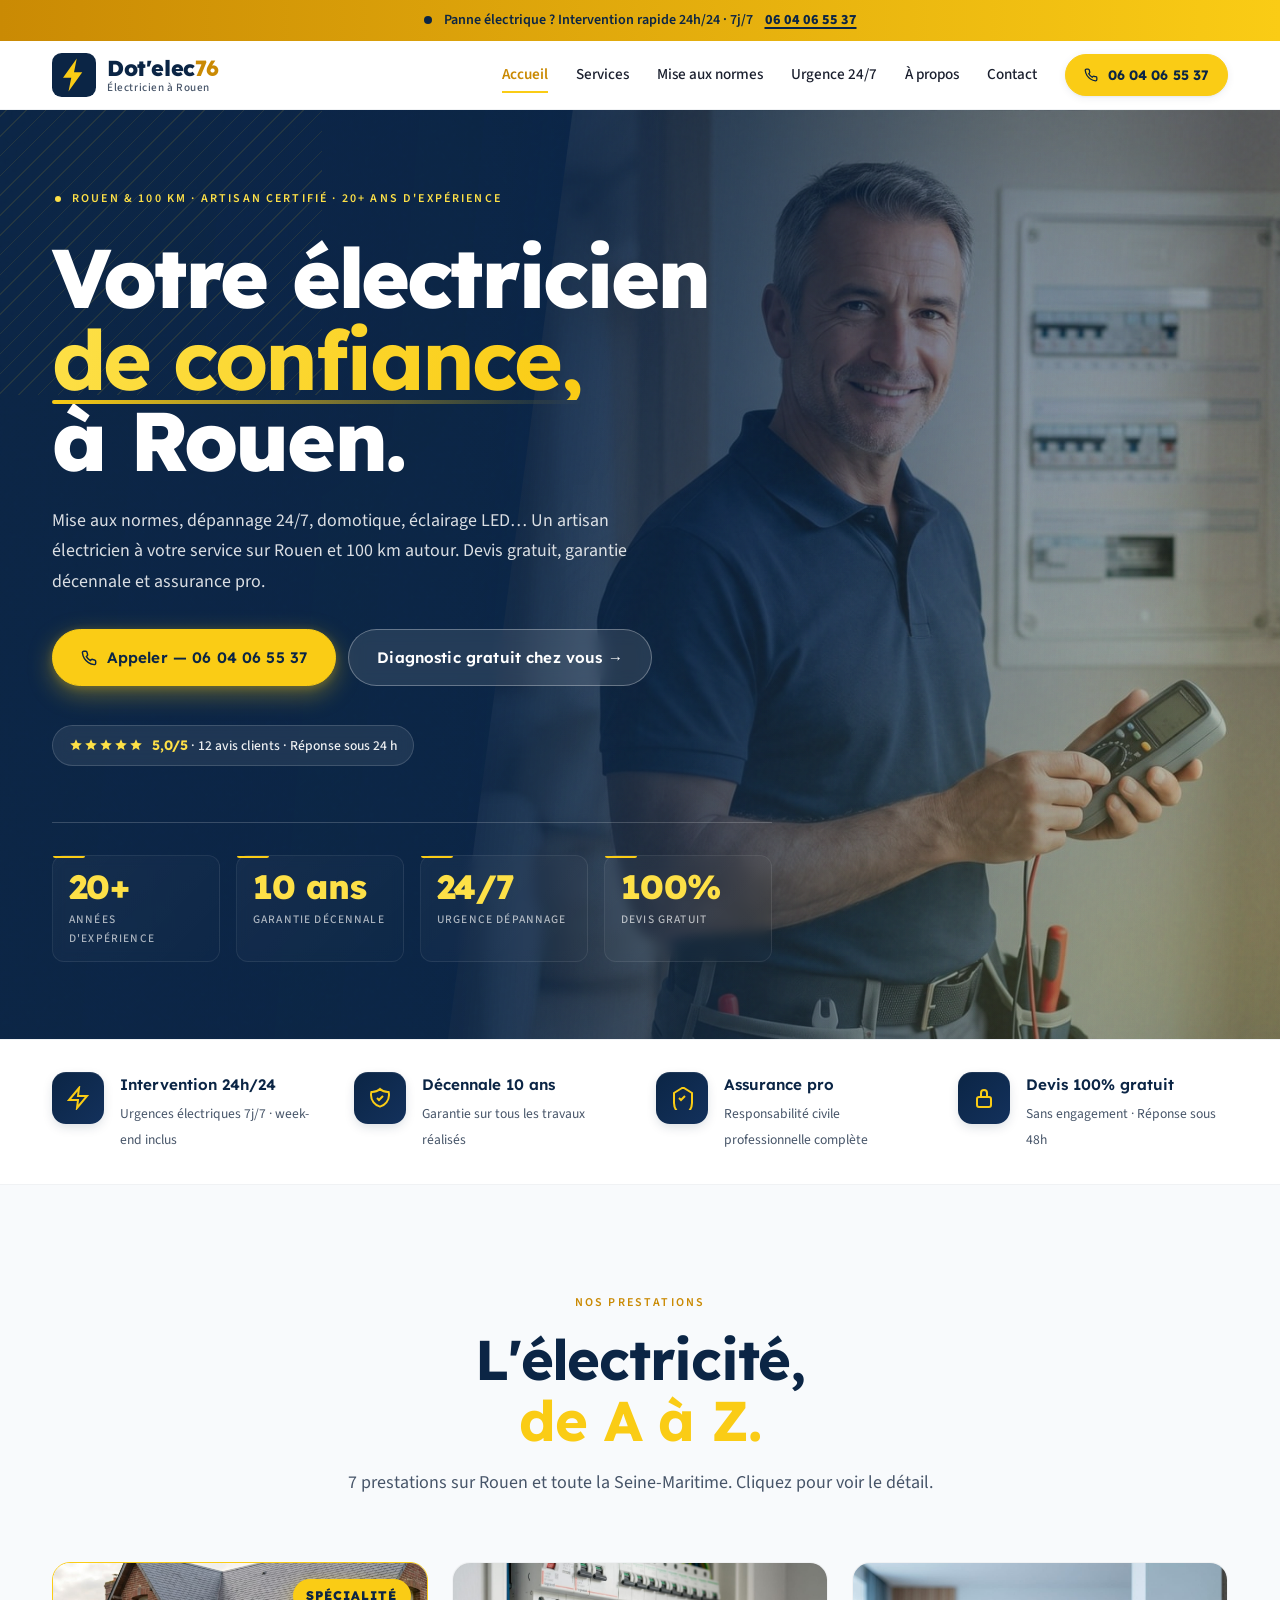
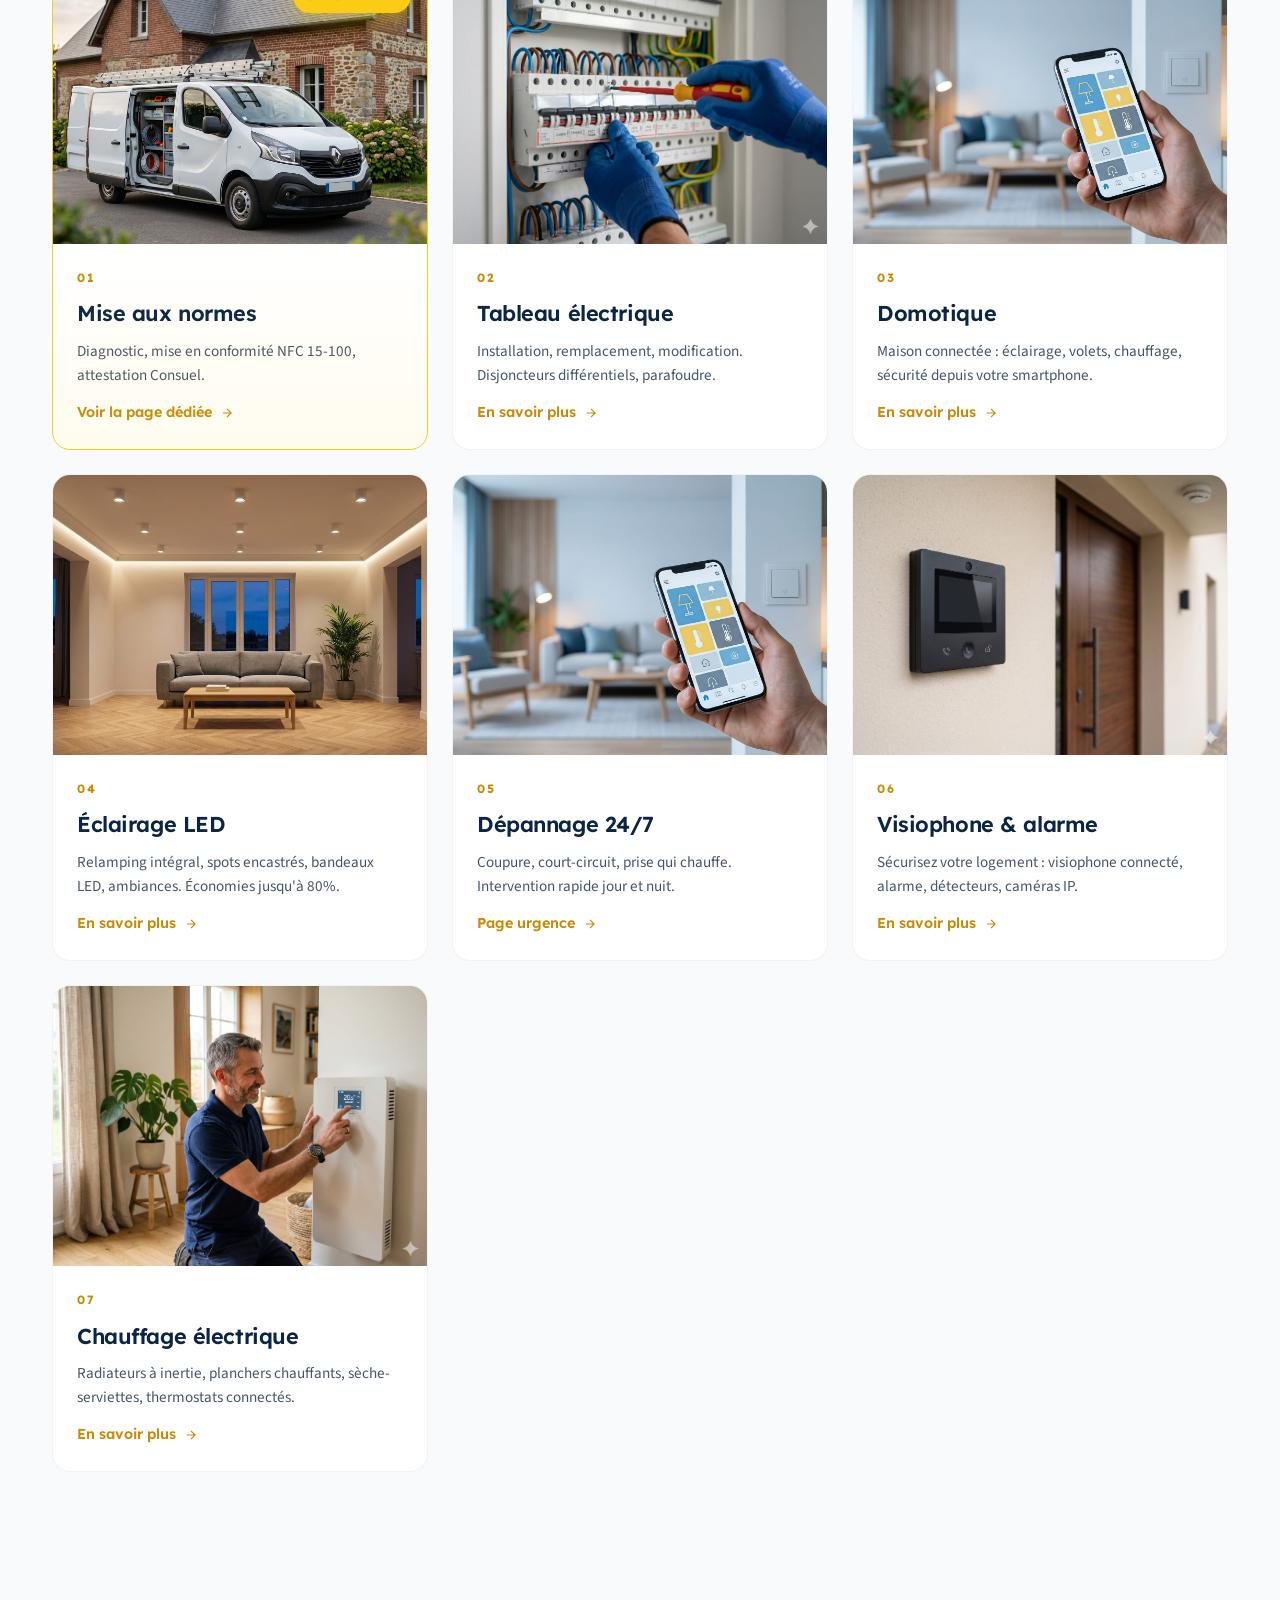
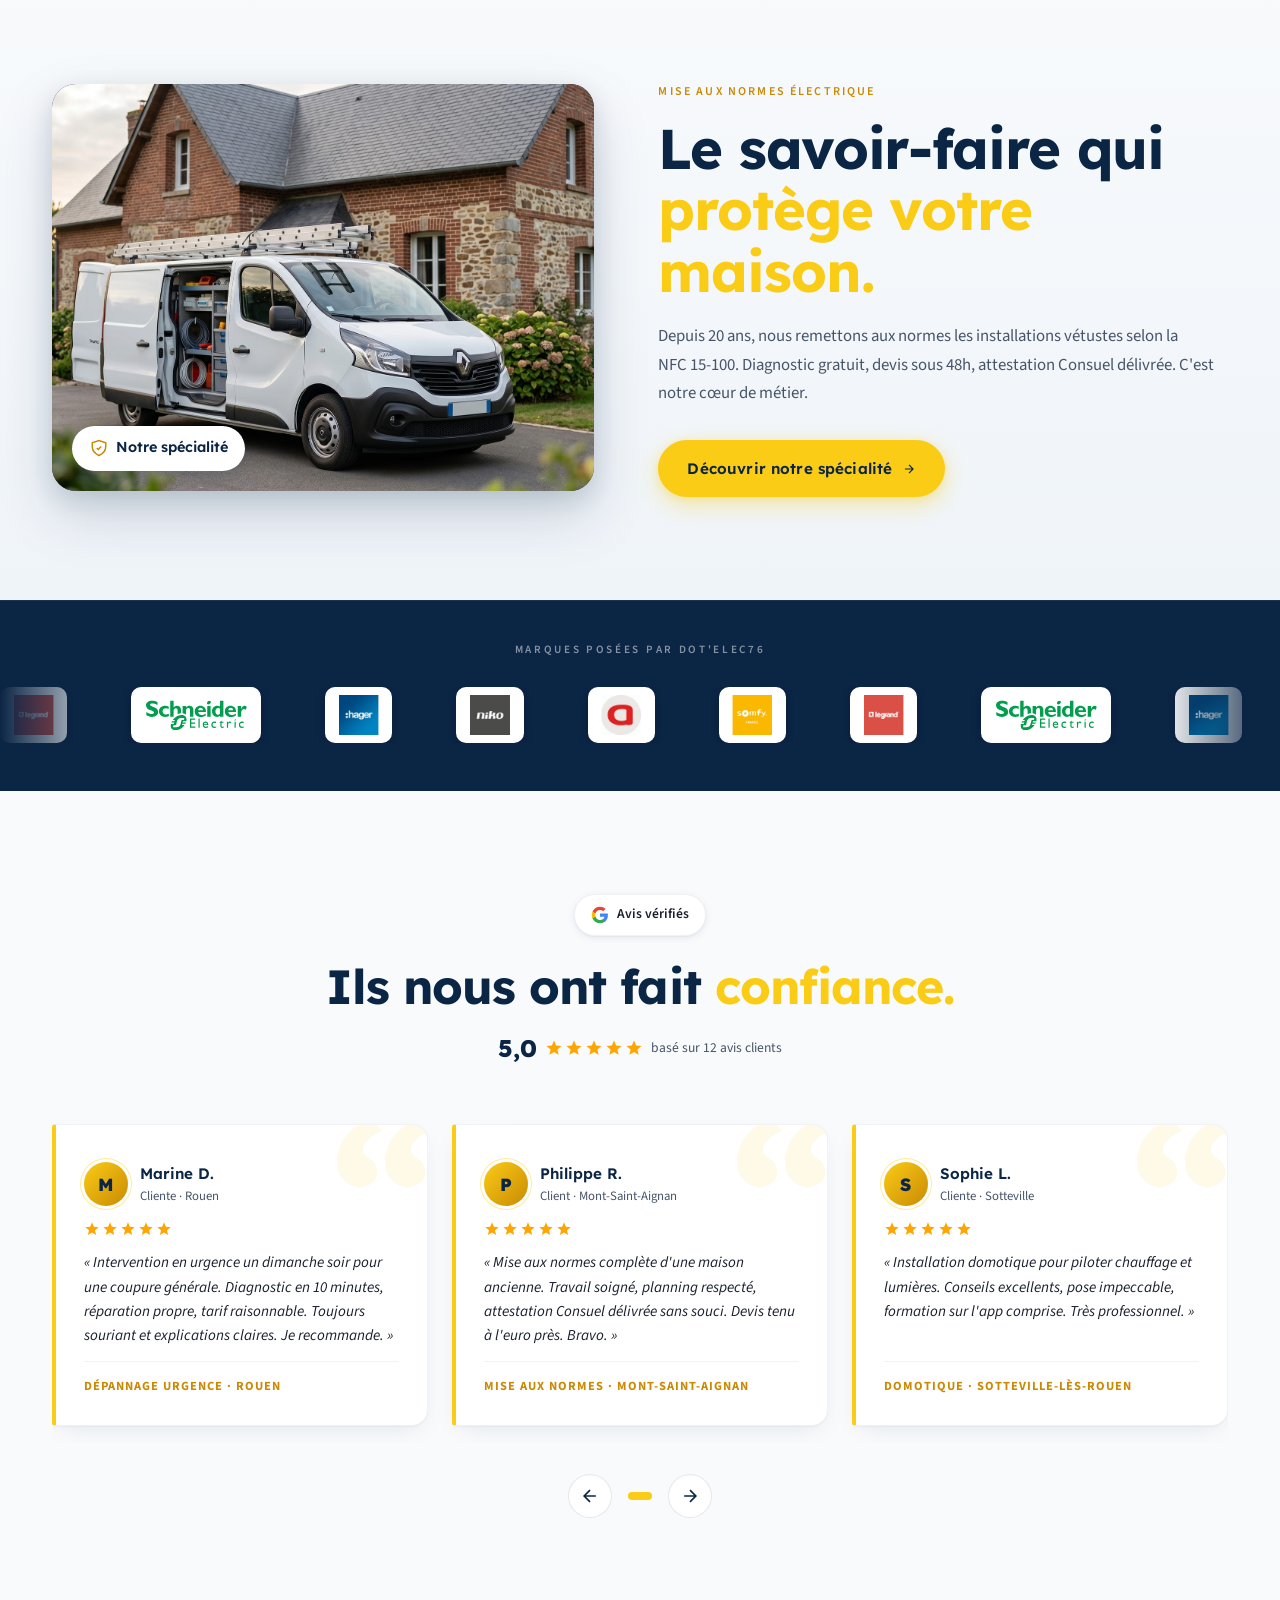
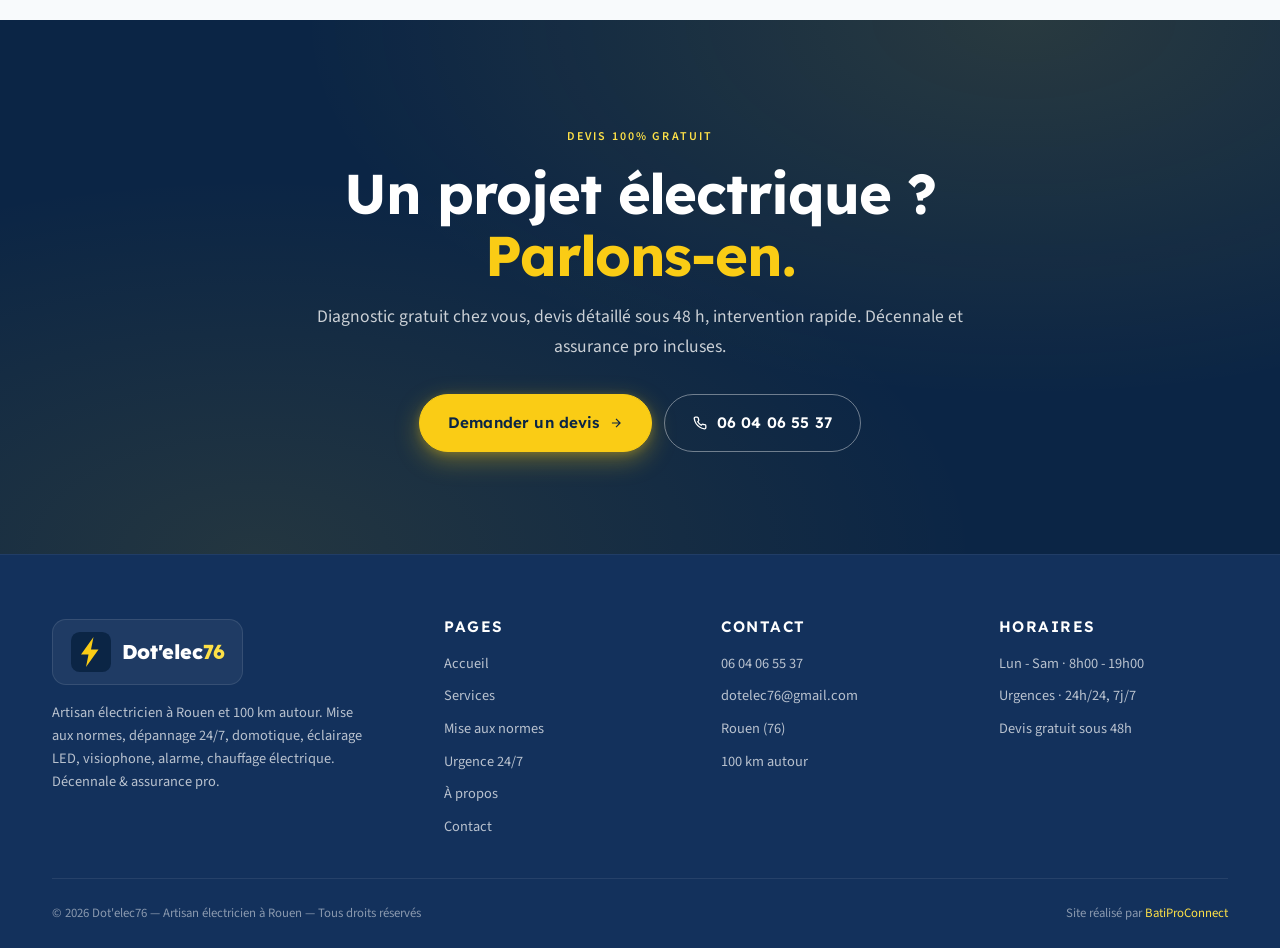
<file: index.html>
<!DOCTYPE html>
<html lang="fr">
<head>
<meta charset="UTF-8" />
<meta name="viewport" content="width=device-width, initial-scale=1.0" />
<title>Dot'elec76 — Électricien à Rouen · Mise aux normes, dépannage 24/7, domotique</title>
<meta name="description" content="Dot'elec76 — Artisan électricien à Rouen et 100 km autour. Mise aux normes NFC 15-100, dépannage 24/7, tableau électrique, domotique, éclairage LED, visiophone, chauffage électrique. Devis gratuit. Décennale & assurance pro." />
<meta name="keywords" content="électricien Rouen, mise aux normes électrique Rouen, dépannage électrique 24/7 Rouen, tableau électrique Rouen, domotique Rouen, éclairage LED Rouen, visiophone Rouen, électricien 76, artisan électricien Normandie" />
<meta name="author" content="Dot'elec76" />
<meta name="robots" content="index, follow" />
<meta name="theme-color" content="#0B2545" />
<link rel="canonical" href="https://dotelec76.pages.dev/" />

<meta property="og:type" content="website" />
<meta property="og:title" content="Dot'elec76 — Artisan électricien à Rouen" />
<meta property="og:description" content="Mise aux normes, dépannage 24/7, domotique, éclairage LED. Artisan électricien à Rouen et 100 km autour. Devis gratuit." />
<meta property="og:image" content="https://dotelec76.pages.dev/assets/img/hero/hero-electricien.jpg" />
<meta property="og:url" content="https://dotelec76.pages.dev/" />
<meta property="og:locale" content="fr_FR" />

<meta name="twitter:card" content="summary_large_image" />
<meta name="twitter:title" content="Dot'elec76 — Artisan électricien à Rouen" />
<meta name="twitter:description" content="Mise aux normes, dépannage 24/7, domotique, éclairage LED. Devis gratuit, décennale & assurance pro." />
<meta name="twitter:image" content="https://dotelec76.pages.dev/assets/img/hero/hero-electricien.jpg" />

<link rel="preconnect" href="https://fonts.googleapis.com" />
<link rel="preconnect" href="https://fonts.gstatic.com" crossorigin />
<link href="https://fonts.googleapis.com/css2?family=Lexend:wght@400;500;600;700;800&family=Source+Sans+3:wght@300;400;500;600;700&display=swap" rel="stylesheet" />
<link rel="stylesheet" href="assets/css/style.css" />

<link rel="icon" type="image/svg+xml" href="data:image/svg+xml,%3Csvg xmlns='http://www.w3.org/2000/svg' viewBox='0 0 32 32'%3E%3Crect width='32' height='32' rx='6' fill='%230B2545'/%3E%3Cpath d='M18 4L8 18h6l-2 10 10-14h-6l2-10z' fill='%23FACC15'/%3E%3C/svg%3E" />

<script type="application/ld+json">
{
  "@context": "https://schema.org",
  "@type": "Electrician",
  "name": "Dot'elec76",
  "image": "https://dotelec76.pages.dev/assets/img/hero/hero-electricien.jpg",
  "url": "https://dotelec76.pages.dev/",
  "telephone": "+33604065537",
  "email": "dotelec76@gmail.com",
  "address": { "@type": "PostalAddress", "addressLocality": "Rouen", "postalCode": "76000", "addressCountry": "FR" },
  "geo": { "@type": "GeoCoordinates", "latitude": 49.44313, "longitude": 1.09932 },
  "openingHours": ["Mo-Sa 08:00-19:00", "Su 00:00-23:59"],
  "areaServed": [
    { "@type": "City", "name": "Rouen" },
    { "@type": "City", "name": "Le Havre" },
    { "@type": "City", "name": "Dieppe" },
    { "@type": "City", "name": "Évreux" },
    { "@type": "AdministrativeArea", "name": "Seine-Maritime" },
    { "@type": "AdministrativeArea", "name": "Eure" }
  ],
  "serviceArea": { "@type": "GeoCircle", "geoMidpoint": { "@type": "GeoCoordinates", "latitude": 49.44313, "longitude": 1.09932 }, "geoRadius": "100000" },
  "priceRange": "€€",
  "foundingDate": "2016",
  "slogan": "Votre électricien de confiance à Rouen",
  "aggregateRating": { "@type": "AggregateRating", "ratingValue": "5", "reviewCount": "12" }
}
</script>
</head>

<body>

<div class="urgence-bar">
  <div class="container urgence-bar__inner">
    <span class="urgence-bar__pulse" aria-hidden="true"></span>
    <span>Panne électrique&nbsp;? Intervention rapide 24h/24 &middot; 7j/7</span>
    <a href="tel:0604065537" class="urgence-bar__tel">06 04 06 55 37</a>
  </div>
</div>

<header class="site-header" id="siteHeader">
  <div class="container site-header__inner">
    <a href="index.html" class="brand-mark" aria-label="Dot'elec76 accueil">
      <span class="brand-logo">
        <svg width="36" height="36" viewBox="0 0 32 32" aria-hidden="true">
          <rect width="32" height="32" rx="7" fill="#0B2545"/>
          <path d="M18 4L8 18h6l-2 10 10-14h-6l2-10z" fill="#FACC15"/>
        </svg>
        <span class="brand-text">
          <span class="brand-text__main">Dot'elec<span class="brand-text__num">76</span></span>
          <span class="brand-text__sub">Électricien à Rouen</span>
        </span>
      </span>
    </a>

    <nav class="desktop-nav" aria-label="Navigation principale">
      <a href="index.html" class="nav-link active" aria-current="page">Accueil</a>
      <a href="services.html" class="nav-link">Services</a>
      <a href="mise-aux-normes.html" class="nav-link">Mise aux normes</a>
      <a href="urgence-24-7.html" class="nav-link">Urgence 24/7</a>
      <a href="a-propos.html" class="nav-link">À propos</a>
      <a href="contact.html" class="nav-link">Contact</a>
      <a href="tel:0604065537" class="btn btn-cta-sm">
        <svg width="14" height="14" viewBox="0 0 24 24" fill="none" stroke="currentColor" stroke-width="2.2"><path d="M22 16.92v3a2 2 0 01-2.18 2 19.79 19.79 0 01-8.63-3.07 19.5 19.5 0 01-6-6 19.79 19.79 0 01-3.07-8.67A2 2 0 014.11 2h3a2 2 0 012 1.72 12.84 12.84 0 00.7 2.81 2 2 0 01-.45 2.11L8.09 9.91a16 16 0 006 6l1.27-1.27a2 2 0 012.11-.45 12.84 12.84 0 002.81.7A2 2 0 0122 16.92z"/></svg>
        06 04 06 55 37
      </a>
    </nav>

    <button class="mobile-menu-btn" id="mobileMenuBtn" aria-label="Ouvrir le menu" aria-expanded="false">
      <span></span><span></span><span></span>
    </button>
  </div>
</header>

<div class="mobile-menu" id="mobileMenu" aria-hidden="true">
  <a href="index.html" class="nav-link">Accueil</a>
  <a href="services.html" class="nav-link">Services</a>
  <a href="mise-aux-normes.html" class="nav-link">Mise aux normes</a>
  <a href="urgence-24-7.html" class="nav-link">Urgence 24/7</a>
  <a href="a-propos.html" class="nav-link">À propos</a>
  <a href="contact.html" class="nav-link">Contact</a>
  <a href="tel:0604065537" class="btn btn-primary mt-4">
    <svg width="14" height="14" viewBox="0 0 24 24" fill="none" stroke="currentColor" stroke-width="2.2"><path d="M22 16.92v3a2 2 0 01-2.18 2 19.79 19.79 0 01-8.63-3.07 19.5 19.5 0 01-6-6 19.79 19.79 0 01-3.07-8.67A2 2 0 014.11 2h3a2 2 0 012 1.72 12.84 12.84 0 00.7 2.81 2 2 0 01-.45 2.11L8.09 9.91a16 16 0 006 6l1.27-1.27a2 2 0 012.11-.45 12.84 12.84 0 002.81.7A2 2 0 0122 16.92z"/></svg>
    Appeler maintenant
  </a>
</div>

<main>

<section class="hero" id="hero">
  <div class="hero__bg" style="background-image: url('assets/img/hero/hero-electricien.jpg');" role="img" aria-label="Artisan électricien Dot'elec76 en intervention"></div>
  <div class="hero__overlay"></div>
  <div class="container hero__content">
    <div class="hero__text">
      <span class="eyebrow eyebrow-light" data-reveal>
        <svg width="12" height="12" viewBox="0 0 24 24" fill="currentColor"><circle cx="12" cy="12" r="6"/></svg>
        Rouen &amp; 100&nbsp;km · Artisan certifié · 20+ ans d'expérience
      </span>
      <h1 class="hero__title" data-reveal data-delay="1">
        Votre électricien<br />
        <em>de confiance,</em><br />
        à Rouen.
      </h1>
      <p class="hero__subtitle" data-reveal data-delay="2">
        Mise aux normes, dépannage 24/7, domotique, éclairage LED&hellip; Un artisan
        électricien à votre service sur Rouen et 100&nbsp;km autour. Devis gratuit,
        garantie décennale et assurance pro.
      </p>
      <div class="hero__ctas" data-reveal data-delay="3">
        <a href="tel:0604065537" class="btn btn-primary">
          <svg width="16" height="16" viewBox="0 0 24 24" fill="none" stroke="currentColor" stroke-width="2.2"><path d="M22 16.92v3a2 2 0 01-2.18 2 19.79 19.79 0 01-8.63-3.07 19.5 19.5 0 01-6-6 19.79 19.79 0 01-3.07-8.67A2 2 0 014.11 2h3a2 2 0 012 1.72 12.84 12.84 0 00.7 2.81 2 2 0 01-.45 2.11L8.09 9.91a16 16 0 006 6l1.27-1.27a2 2 0 012.11-.45 12.84 12.84 0 002.81.7A2 2 0 0122 16.92z"/></svg>
          Appeler — 06 04 06 55 37
        </a>
        <a href="contact.html" class="btn btn-ghost">Diagnostic gratuit chez vous &rarr;</a>
      </div>

      <div class="hero__social-proof" data-reveal data-delay="4">
        <span class="hero__social-proof-stars" aria-hidden="true">
          <svg width="14" height="14" viewBox="0 0 24 24" fill="currentColor"><path d="M12 17.27L18.18 21l-1.64-7.03L22 9.24l-7.19-.61L12 2 9.19 8.63 2 9.24l5.46 4.73L5.82 21z"/></svg>
          <svg width="14" height="14" viewBox="0 0 24 24" fill="currentColor"><path d="M12 17.27L18.18 21l-1.64-7.03L22 9.24l-7.19-.61L12 2 9.19 8.63 2 9.24l5.46 4.73L5.82 21z"/></svg>
          <svg width="14" height="14" viewBox="0 0 24 24" fill="currentColor"><path d="M12 17.27L18.18 21l-1.64-7.03L22 9.24l-7.19-.61L12 2 9.19 8.63 2 9.24l5.46 4.73L5.82 21z"/></svg>
          <svg width="14" height="14" viewBox="0 0 24 24" fill="currentColor"><path d="M12 17.27L18.18 21l-1.64-7.03L22 9.24l-7.19-.61L12 2 9.19 8.63 2 9.24l5.46 4.73L5.82 21z"/></svg>
          <svg width="14" height="14" viewBox="0 0 24 24" fill="currentColor"><path d="M12 17.27L18.18 21l-1.64-7.03L22 9.24l-7.19-.61L12 2 9.19 8.63 2 9.24l5.46 4.73L5.82 21z"/></svg>
        </span>
        <span><strong>5,0/5</strong> &middot; 12 avis clients &middot; Réponse sous 24&nbsp;h</span>
      </div>
      <div class="hero__meta" data-reveal data-delay="4">
        <div class="hero__meta-item"><span class="hero__meta-num">20+</span><span class="hero__meta-label">années d'expérience</span></div>
        <div class="hero__meta-item"><span class="hero__meta-num">10 ans</span><span class="hero__meta-label">Garantie décennale</span></div>
        <div class="hero__meta-item"><span class="hero__meta-num">24/7</span><span class="hero__meta-label">Urgence dépannage</span></div>
        <div class="hero__meta-item"><span class="hero__meta-num">100%</span><span class="hero__meta-label">Devis gratuit</span></div>
      </div>
    </div>
  </div>
</section>

<section class="trust-bar">
  <div class="container">
    <div class="trust-bar__grid">
      <div class="trust-item" data-reveal>
        <div class="trust-item__icon"><svg viewBox="0 0 24 24" fill="none" stroke="currentColor" stroke-width="1.5"><path d="M13 2L3 14h9l-1 8 10-12h-9l1-8z"/></svg></div>
        <div><strong>Intervention 24h/24</strong><small>Urgences électriques 7j/7 · week-end inclus</small></div>
      </div>
      <div class="trust-item" data-reveal data-delay="1">
        <div class="trust-item__icon"><svg viewBox="0 0 24 24" fill="none" stroke="currentColor" stroke-width="1.5"><path d="M9 12l2 2 4-4m5.618-4.016A11.955 11.955 0 0112 2.944a11.955 11.955 0 01-8.618 3.04A12.02 12.02 0 003 9c0 5.591 3.824 10.29 9 11.622 5.176-1.332 9-6.03 9-11.622 0-1.042-.133-2.052-.382-3.016z"/></svg></div>
        <div><strong>Décennale 10 ans</strong><small>Garantie sur tous les travaux réalisés</small></div>
      </div>
      <div class="trust-item" data-reveal data-delay="2">
        <div class="trust-item__icon"><svg viewBox="0 0 24 24" fill="none" stroke="currentColor" stroke-width="1.5"><path d="M12 2L4 7v10c0 5.55 3.84 10.74 9 12 5.16-1.26 9-6.45 9-12V7l-8-5z"/><path d="M9 12l2 2 4-4"/></svg></div>
        <div><strong>Assurance pro</strong><small>Responsabilité civile professionnelle complète</small></div>
      </div>
      <div class="trust-item" data-reveal data-delay="3">
        <div class="trust-item__icon"><svg viewBox="0 0 24 24" fill="none" stroke="currentColor" stroke-width="1.5"><path d="M9 11V7a3 3 0 016 0v4"/><rect x="5" y="11" width="14" height="10" rx="2"/></svg></div>
        <div><strong>Devis 100% gratuit</strong><small>Sans engagement · Réponse sous 48h</small></div>
      </div>
    </div>
  </div>
</section>

<section class="section section-services" id="services">
  <div class="container">
    <div class="section-header">
      <span class="eyebrow" data-reveal>Nos prestations</span>
      <h2 data-reveal data-delay="1">L'électricité,<br /><em>de A à Z.</em></h2>
      <p data-reveal data-delay="2">7 prestations sur Rouen et toute la Seine-Maritime. Cliquez pour voir le détail.</p>
    </div>

    <div class="services-grid">
      <a href="mise-aux-normes.html" class="service-card service-card--featured service-card--link" data-reveal>
        <div class="service-card__media">
          <img src="assets/img/services/service-mise-aux-normes.jpg" alt="Tableau électrique aux normes NFC 15-100" loading="lazy" />
          <span class="service-card__badge">Spécialité</span>
        </div>
        <div class="service-card__body">
          <span class="service-card__num">01</span>
          <h3>Mise aux normes</h3>
          <p>Diagnostic, mise en conformité NFC&nbsp;15-100, attestation Consuel.</p>
          <span class="service-card__more">Voir la page dédiée
            <svg width="14" height="14" viewBox="0 0 24 24" fill="none" stroke="currentColor" stroke-width="2"><path d="M5 12h14m-7-7l7 7-7 7"/></svg>
          </span>
        </div>
      </a>

      <a href="services.html#tableau" class="service-card service-card--link" data-reveal data-delay="1">
        <div class="service-card__media"><img src="assets/img/services/service-tableau-electrique.jpg" alt="Tableau électrique" loading="lazy" /></div>
        <div class="service-card__body">
          <span class="service-card__num">02</span>
          <h3>Tableau électrique</h3>
          <p>Installation, remplacement, modification. Disjoncteurs différentiels, parafoudre.</p>
          <span class="service-card__more">En savoir plus
            <svg width="14" height="14" viewBox="0 0 24 24" fill="none" stroke="currentColor" stroke-width="2"><path d="M5 12h14m-7-7l7 7-7 7"/></svg>
          </span>
        </div>
      </a>

      <a href="services.html#domotique" class="service-card service-card--link" data-reveal data-delay="2">
        <div class="service-card__media"><img src="assets/img/services/service-domotique.jpg" alt="Domotique" loading="lazy" /></div>
        <div class="service-card__body">
          <span class="service-card__num">03</span>
          <h3>Domotique</h3>
          <p>Maison connectée : éclairage, volets, chauffage, sécurité depuis votre smartphone.</p>
          <span class="service-card__more">En savoir plus
            <svg width="14" height="14" viewBox="0 0 24 24" fill="none" stroke="currentColor" stroke-width="2"><path d="M5 12h14m-7-7l7 7-7 7"/></svg>
          </span>
        </div>
      </a>

      <a href="services.html#eclairage" class="service-card service-card--link" data-reveal data-delay="3">
        <div class="service-card__media"><img src="assets/img/services/service-eclairage-led.jpg" alt="Éclairage LED" loading="lazy" /></div>
        <div class="service-card__body">
          <span class="service-card__num">04</span>
          <h3>Éclairage LED</h3>
          <p>Relamping intégral, spots encastrés, bandeaux LED, ambiances. Économies jusqu'à 80%.</p>
          <span class="service-card__more">En savoir plus
            <svg width="14" height="14" viewBox="0 0 24 24" fill="none" stroke="currentColor" stroke-width="2"><path d="M5 12h14m-7-7l7 7-7 7"/></svg>
          </span>
        </div>
      </a>

      <a href="urgence-24-7.html" class="service-card service-card--link" data-reveal>
        <div class="service-card__media"><img src="assets/img/services/service-depannage-urgence.jpg" alt="Dépannage urgence" loading="lazy" /></div>
        <div class="service-card__body">
          <span class="service-card__num">05</span>
          <h3>Dépannage 24/7</h3>
          <p>Coupure, court-circuit, prise qui chauffe. Intervention rapide jour et nuit.</p>
          <span class="service-card__more">Page urgence
            <svg width="14" height="14" viewBox="0 0 24 24" fill="none" stroke="currentColor" stroke-width="2"><path d="M5 12h14m-7-7l7 7-7 7"/></svg>
          </span>
        </div>
      </a>

      <a href="services.html#visiophone" class="service-card service-card--link" data-reveal data-delay="1">
        <div class="service-card__media"><img src="assets/img/services/service-visiophone-alarme.jpg" alt="Visiophone et alarme" loading="lazy" /></div>
        <div class="service-card__body">
          <span class="service-card__num">06</span>
          <h3>Visiophone &amp; alarme</h3>
          <p>Sécurisez votre logement : visiophone connecté, alarme, détecteurs, caméras IP.</p>
          <span class="service-card__more">En savoir plus
            <svg width="14" height="14" viewBox="0 0 24 24" fill="none" stroke="currentColor" stroke-width="2"><path d="M5 12h14m-7-7l7 7-7 7"/></svg>
          </span>
        </div>
      </a>

      <a href="services.html#chauffage" class="service-card service-card--link" data-reveal data-delay="2">
        <div class="service-card__media"><img src="assets/img/services/service-chauffage-electrique.jpg" alt="Chauffage électrique" loading="lazy" /></div>
        <div class="service-card__body">
          <span class="service-card__num">07</span>
          <h3>Chauffage électrique</h3>
          <p>Radiateurs à inertie, planchers chauffants, sèche-serviettes, thermostats connectés.</p>
          <span class="service-card__more">En savoir plus
            <svg width="14" height="14" viewBox="0 0 24 24" fill="none" stroke="currentColor" stroke-width="2"><path d="M5 12h14m-7-7l7 7-7 7"/></svg>
          </span>
        </div>
      </a>
    </div>
  </div>
</section>

<section class="section section-spec-teaser">
  <div class="container">
    <div class="spec-teaser__grid">
      <div class="spec-teaser__visual" data-reveal>
        <img src="assets/img/services/service-mise-aux-normes.jpg" alt="Mise aux normes électrique NFC 15-100" loading="lazy" />
        <div class="spec__visual-tag">
          <svg width="20" height="20" viewBox="0 0 24 24" fill="none" stroke="currentColor" stroke-width="2"><path d="M9 12l2 2 4-4"/><path d="M12 22c5.5-2.5 9-7 9-12V5l-9-3-9 3v5c0 5 3.5 9.5 9 12z"/></svg>
          Notre spécialité
        </div>
      </div>
      <div class="spec-teaser__content">
        <span class="eyebrow" data-reveal>Mise aux normes électrique</span>
        <h2 data-reveal data-delay="1">Le savoir-faire qui<br /><em>protège votre maison.</em></h2>
        <p data-reveal data-delay="2">
          Depuis 20 ans, nous remettons aux normes les installations vétustes selon
          la NFC&nbsp;15-100. Diagnostic gratuit, devis sous 48h, attestation Consuel
          délivrée. C'est notre cœur de métier.
        </p>
        <a href="mise-aux-normes.html" class="btn btn-primary" data-reveal data-delay="3">
          Découvrir notre spécialité
          <svg width="14" height="14" viewBox="0 0 24 24" fill="none" stroke="currentColor" stroke-width="2"><path d="M5 12h14m-7-7l7 7-7 7"/></svg>
        </a>
      </div>
    </div>
  </div>
</section>

<section class="section-brands">
  <div class="container">
    <p class="section-brands__label" data-reveal>Marques posées par Dot'elec76</p>
  </div>
  <div class="marquee-brands" aria-label="Marques posées : Legrand, Schneider, Hager, Niko, Atlantic, Somfy">
    <div class="marquee-brands__track">
      <img class="marquee-brands__logo" src="assets/img/brands/legrand.png" alt="Legrand" loading="lazy" />
      <img class="marquee-brands__logo" src="assets/img/brands/schneider.svg" alt="Schneider Electric" loading="lazy" />
      <img class="marquee-brands__logo" src="assets/img/brands/hager.png" alt="Hager" loading="lazy" />
      <img class="marquee-brands__logo" src="assets/img/brands/niko.png" alt="Niko" loading="lazy" />
      <img class="marquee-brands__logo" src="assets/img/brands/atlantic.png" alt="Atlantic" loading="lazy" />
      <img class="marquee-brands__logo" src="assets/img/brands/somfy.png" alt="Somfy" loading="lazy" />
      <img class="marquee-brands__logo" src="assets/img/brands/legrand.png" alt="" aria-hidden="true" loading="lazy" />
      <img class="marquee-brands__logo" src="assets/img/brands/schneider.svg" alt="" aria-hidden="true" loading="lazy" />
      <img class="marquee-brands__logo" src="assets/img/brands/hager.png" alt="" aria-hidden="true" loading="lazy" />
      <img class="marquee-brands__logo" src="assets/img/brands/niko.png" alt="" aria-hidden="true" loading="lazy" />
      <img class="marquee-brands__logo" src="assets/img/brands/atlantic.png" alt="" aria-hidden="true" loading="lazy" />
      <img class="marquee-brands__logo" src="assets/img/brands/somfy.png" alt="" aria-hidden="true" loading="lazy" />
    </div>
  </div>
</section>

<section class="section section-reviews" id="avis">
  <div class="container">
    <div class="reviews-header" data-reveal>
      <div class="reviews-google-badge">
        <svg class="g-logo" viewBox="0 0 24 24"><path d="M22.56 12.25c0-.78-.07-1.53-.2-2.25H12v4.26h5.92c-.26 1.37-1.04 2.53-2.21 3.31v2.77h3.57c2.08-1.92 3.28-4.74 3.28-8.09z" fill="#4285F4"/><path d="M12 23c2.97 0 5.46-.98 7.28-2.66l-3.57-2.77c-.98.66-2.23 1.06-3.71 1.06-2.86 0-5.29-1.93-6.16-4.53H2.18v2.84C3.99 20.53 7.7 23 12 23z" fill="#34A853"/><path d="M5.84 14.09c-.22-.66-.35-1.36-.35-2.09s.13-1.43.35-2.09V7.07H2.18C1.43 8.55 1 10.22 1 12s.43 3.45 1.18 4.93l2.85-2.22.81-.62z" fill="#FBBC05"/><path d="M12 5.38c1.62 0 3.06.56 4.21 1.64l3.15-3.15C17.45 2.09 14.97 1 12 1 7.7 1 3.99 3.47 2.18 7.07l3.66 2.84c.87-2.6 3.3-4.53 6.16-4.53z" fill="#EA4335"/></svg>
        Avis vérifiés
      </div>
      <h2>Ils nous ont fait <em>confiance.</em></h2>
      <div class="reviews-meta">
        <strong>5,0</strong>
        <span class="reviews-meta__stars" aria-label="5 étoiles sur 5">
          <svg width="18" height="18" viewBox="0 0 24 24" fill="currentColor"><path d="M12 17.27L18.18 21l-1.64-7.03L22 9.24l-7.19-.61L12 2 9.19 8.63 2 9.24l5.46 4.73L5.82 21z"/></svg>
          <svg width="18" height="18" viewBox="0 0 24 24" fill="currentColor"><path d="M12 17.27L18.18 21l-1.64-7.03L22 9.24l-7.19-.61L12 2 9.19 8.63 2 9.24l5.46 4.73L5.82 21z"/></svg>
          <svg width="18" height="18" viewBox="0 0 24 24" fill="currentColor"><path d="M12 17.27L18.18 21l-1.64-7.03L22 9.24l-7.19-.61L12 2 9.19 8.63 2 9.24l5.46 4.73L5.82 21z"/></svg>
          <svg width="18" height="18" viewBox="0 0 24 24" fill="currentColor"><path d="M12 17.27L18.18 21l-1.64-7.03L22 9.24l-7.19-.61L12 2 9.19 8.63 2 9.24l5.46 4.73L5.82 21z"/></svg>
          <svg width="18" height="18" viewBox="0 0 24 24" fill="currentColor"><path d="M12 17.27L18.18 21l-1.64-7.03L22 9.24l-7.19-.61L12 2 9.19 8.63 2 9.24l5.46 4.73L5.82 21z"/></svg>
        </span>
        <span class="reviews-meta__sub">basé sur 12 avis clients</span>
      </div>
    </div>

    <div class="reviews-carousel" data-carousel data-reveal data-delay="1">
      <div class="reviews-track">
        <article class="review-card">
          <header class="review-card__header">
            <div class="review-avatar">M</div>
            <div class="review-card__author"><strong>Marine D.</strong><span>Cliente · Rouen</span></div>
          </header>
          <div class="review-card__stars">
            <svg viewBox="0 0 24 24" fill="currentColor"><path d="M12 17.27L18.18 21l-1.64-7.03L22 9.24l-7.19-.61L12 2 9.19 8.63 2 9.24l5.46 4.73L5.82 21z"/></svg>
            <svg viewBox="0 0 24 24" fill="currentColor"><path d="M12 17.27L18.18 21l-1.64-7.03L22 9.24l-7.19-.61L12 2 9.19 8.63 2 9.24l5.46 4.73L5.82 21z"/></svg>
            <svg viewBox="0 0 24 24" fill="currentColor"><path d="M12 17.27L18.18 21l-1.64-7.03L22 9.24l-7.19-.61L12 2 9.19 8.63 2 9.24l5.46 4.73L5.82 21z"/></svg>
            <svg viewBox="0 0 24 24" fill="currentColor"><path d="M12 17.27L18.18 21l-1.64-7.03L22 9.24l-7.19-.61L12 2 9.19 8.63 2 9.24l5.46 4.73L5.82 21z"/></svg>
            <svg viewBox="0 0 24 24" fill="currentColor"><path d="M12 17.27L18.18 21l-1.64-7.03L22 9.24l-7.19-.61L12 2 9.19 8.63 2 9.24l5.46 4.73L5.82 21z"/></svg>
          </div>
          <p class="review-card__quote">« Intervention en urgence un dimanche soir pour une coupure générale. Diagnostic en 10 minutes, réparation propre, tarif raisonnable. Toujours souriant et explications claires. Je recommande. »</p>
          <div class="review-card__service">Dépannage urgence · Rouen</div>
        </article>
        <article class="review-card">
          <header class="review-card__header">
            <div class="review-avatar">P</div>
            <div class="review-card__author"><strong>Philippe R.</strong><span>Client · Mont-Saint-Aignan</span></div>
          </header>
          <div class="review-card__stars">
            <svg viewBox="0 0 24 24" fill="currentColor"><path d="M12 17.27L18.18 21l-1.64-7.03L22 9.24l-7.19-.61L12 2 9.19 8.63 2 9.24l5.46 4.73L5.82 21z"/></svg>
            <svg viewBox="0 0 24 24" fill="currentColor"><path d="M12 17.27L18.18 21l-1.64-7.03L22 9.24l-7.19-.61L12 2 9.19 8.63 2 9.24l5.46 4.73L5.82 21z"/></svg>
            <svg viewBox="0 0 24 24" fill="currentColor"><path d="M12 17.27L18.18 21l-1.64-7.03L22 9.24l-7.19-.61L12 2 9.19 8.63 2 9.24l5.46 4.73L5.82 21z"/></svg>
            <svg viewBox="0 0 24 24" fill="currentColor"><path d="M12 17.27L18.18 21l-1.64-7.03L22 9.24l-7.19-.61L12 2 9.19 8.63 2 9.24l5.46 4.73L5.82 21z"/></svg>
            <svg viewBox="0 0 24 24" fill="currentColor"><path d="M12 17.27L18.18 21l-1.64-7.03L22 9.24l-7.19-.61L12 2 9.19 8.63 2 9.24l5.46 4.73L5.82 21z"/></svg>
          </div>
          <p class="review-card__quote">« Mise aux normes complète d'une maison ancienne. Travail soigné, planning respecté, attestation Consuel délivrée sans souci. Devis tenu à l'euro près. Bravo. »</p>
          <div class="review-card__service">Mise aux normes · Mont-Saint-Aignan</div>
        </article>
        <article class="review-card">
          <header class="review-card__header">
            <div class="review-avatar">S</div>
            <div class="review-card__author"><strong>Sophie L.</strong><span>Cliente · Sotteville</span></div>
          </header>
          <div class="review-card__stars">
            <svg viewBox="0 0 24 24" fill="currentColor"><path d="M12 17.27L18.18 21l-1.64-7.03L22 9.24l-7.19-.61L12 2 9.19 8.63 2 9.24l5.46 4.73L5.82 21z"/></svg>
            <svg viewBox="0 0 24 24" fill="currentColor"><path d="M12 17.27L18.18 21l-1.64-7.03L22 9.24l-7.19-.61L12 2 9.19 8.63 2 9.24l5.46 4.73L5.82 21z"/></svg>
            <svg viewBox="0 0 24 24" fill="currentColor"><path d="M12 17.27L18.18 21l-1.64-7.03L22 9.24l-7.19-.61L12 2 9.19 8.63 2 9.24l5.46 4.73L5.82 21z"/></svg>
            <svg viewBox="0 0 24 24" fill="currentColor"><path d="M12 17.27L18.18 21l-1.64-7.03L22 9.24l-7.19-.61L12 2 9.19 8.63 2 9.24l5.46 4.73L5.82 21z"/></svg>
            <svg viewBox="0 0 24 24" fill="currentColor"><path d="M12 17.27L18.18 21l-1.64-7.03L22 9.24l-7.19-.61L12 2 9.19 8.63 2 9.24l5.46 4.73L5.82 21z"/></svg>
          </div>
          <p class="review-card__quote">« Installation domotique pour piloter chauffage et lumières. Conseils excellents, pose impeccable, formation sur l'app comprise. Très professionnel. »</p>
          <div class="review-card__service">Domotique · Sotteville-lès-Rouen</div>
        </article>
      </div>
      <div class="reviews-controls">
        <button class="reviews-arrow" data-carousel-prev aria-label="Avis précédent"><svg viewBox="0 0 24 24" fill="none" stroke="currentColor" stroke-width="2"><path d="M19 12H5m7-7l-7 7 7 7"/></svg></button>
        <div class="reviews-dots" data-carousel-dots></div>
        <button class="reviews-arrow" data-carousel-next aria-label="Avis suivant"><svg viewBox="0 0 24 24" fill="none" stroke="currentColor" stroke-width="2"><path d="M5 12h14m-7-7l7 7-7 7"/></svg></button>
      </div>
    </div>
  </div>
</section>

<section class="section section-cta-final">
  <div class="container">
    <div class="cta-final__inner" data-reveal>
      <span class="eyebrow eyebrow-light">Devis 100% gratuit</span>
      <h2>Un projet électrique&nbsp;? <em>Parlons-en.</em></h2>
      <p>Diagnostic gratuit chez vous, devis détaillé sous 48&nbsp;h, intervention rapide. Décennale et assurance pro incluses.</p>
      <div class="cta-final__buttons">
        <a href="contact.html" class="btn btn-primary">
          Demander un devis
          <svg width="14" height="14" viewBox="0 0 24 24" fill="none" stroke="currentColor" stroke-width="2"><path d="M5 12h14m-7-7l7 7-7 7"/></svg>
        </a>
        <a href="tel:0604065537" class="btn btn-outline-light">
          <svg width="14" height="14" viewBox="0 0 24 24" fill="none" stroke="currentColor" stroke-width="2.2"><path d="M22 16.92v3a2 2 0 01-2.18 2 19.79 19.79 0 01-8.63-3.07 19.5 19.5 0 01-6-6 19.79 19.79 0 01-3.07-8.67A2 2 0 014.11 2h3a2 2 0 012 1.72 12.84 12.84 0 00.7 2.81 2 2 0 01-.45 2.11L8.09 9.91a16 16 0 006 6l1.27-1.27a2 2 0 012.11-.45 12.84 12.84 0 002.81.7A2 2 0 0122 16.92z"/></svg>
          06 04 06 55 37
        </a>
      </div>
    </div>
  </div>
</section>

</main>

<footer class="site-footer">
  <div class="container">
    <div class="footer__grid">
      <div class="footer__col footer__col--brand">
        <div class="footer-logo-wrap">
          <svg width="40" height="40" viewBox="0 0 32 32" aria-hidden="true">
            <rect width="32" height="32" rx="7" fill="#0B2545"/>
            <path d="M18 4L8 18h6l-2 10 10-14h-6l2-10z" fill="#FACC15"/>
          </svg>
          <span class="footer-brand-text">Dot'elec<span>76</span></span>
        </div>
        <p>Artisan électricien à Rouen et 100&nbsp;km autour. Mise aux normes, dépannage 24/7, domotique, éclairage LED, visiophone, alarme, chauffage électrique. Décennale &amp; assurance pro.</p>
      </div>
      <div class="footer__col">
        <h4>Pages</h4>
        <ul>
          <li><a href="index.html">Accueil</a></li>
          <li><a href="services.html">Services</a></li>
          <li><a href="mise-aux-normes.html">Mise aux normes</a></li>
          <li><a href="urgence-24-7.html">Urgence 24/7</a></li>
          <li><a href="a-propos.html">À propos</a></li>
          <li><a href="contact.html">Contact</a></li>
        </ul>
      </div>
      <div class="footer__col">
        <h4>Contact</h4>
        <ul>
          <li><a href="tel:0604065537">06 04 06 55 37</a></li>
          <li><a href="mailto:dotelec76@gmail.com">dotelec76@gmail.com</a></li>
          <li>Rouen (76)</li>
          <li>100 km autour</li>
        </ul>
      </div>
      <div class="footer__col">
        <h4>Horaires</h4>
        <ul>
          <li>Lun - Sam · 8h00 - 19h00</li>
          <li>Urgences · 24h/24, 7j/7</li>
          <li>Devis gratuit sous 48h</li>
        </ul>
      </div>
    </div>
    <div class="footer__bottom">
      <small>© <span id="year">2026</span> Dot'elec76 — Artisan électricien à Rouen — Tous droits réservés</small>
      <small>Site réalisé par <a href="https://batiproconnect.com/site-web/" target="_blank" rel="noopener">BatiProConnect</a></small>
    </div>
  </div>
</footer>

<a href="tel:0604065537" class="floating-call" aria-label="Appeler Dot'elec76">
  <svg viewBox="0 0 24 24" fill="none" stroke="currentColor" stroke-width="2.2"><path d="M22 16.92v3a2 2 0 01-2.18 2 19.79 19.79 0 01-8.63-3.07 19.5 19.5 0 01-6-6 19.79 19.79 0 01-3.07-8.67A2 2 0 014.11 2h3a2 2 0 012 1.72 12.84 12.84 0 00.7 2.81 2 2 0 01-.45 2.11L8.09 9.91a16 16 0 006 6l1.27-1.27a2 2 0 012.11-.45 12.84 12.84 0 002.81.7A2 2 0 0122 16.92z"/></svg>
</a>

<script src="assets/js/script.js"></script>
</body>
</html>
</file>
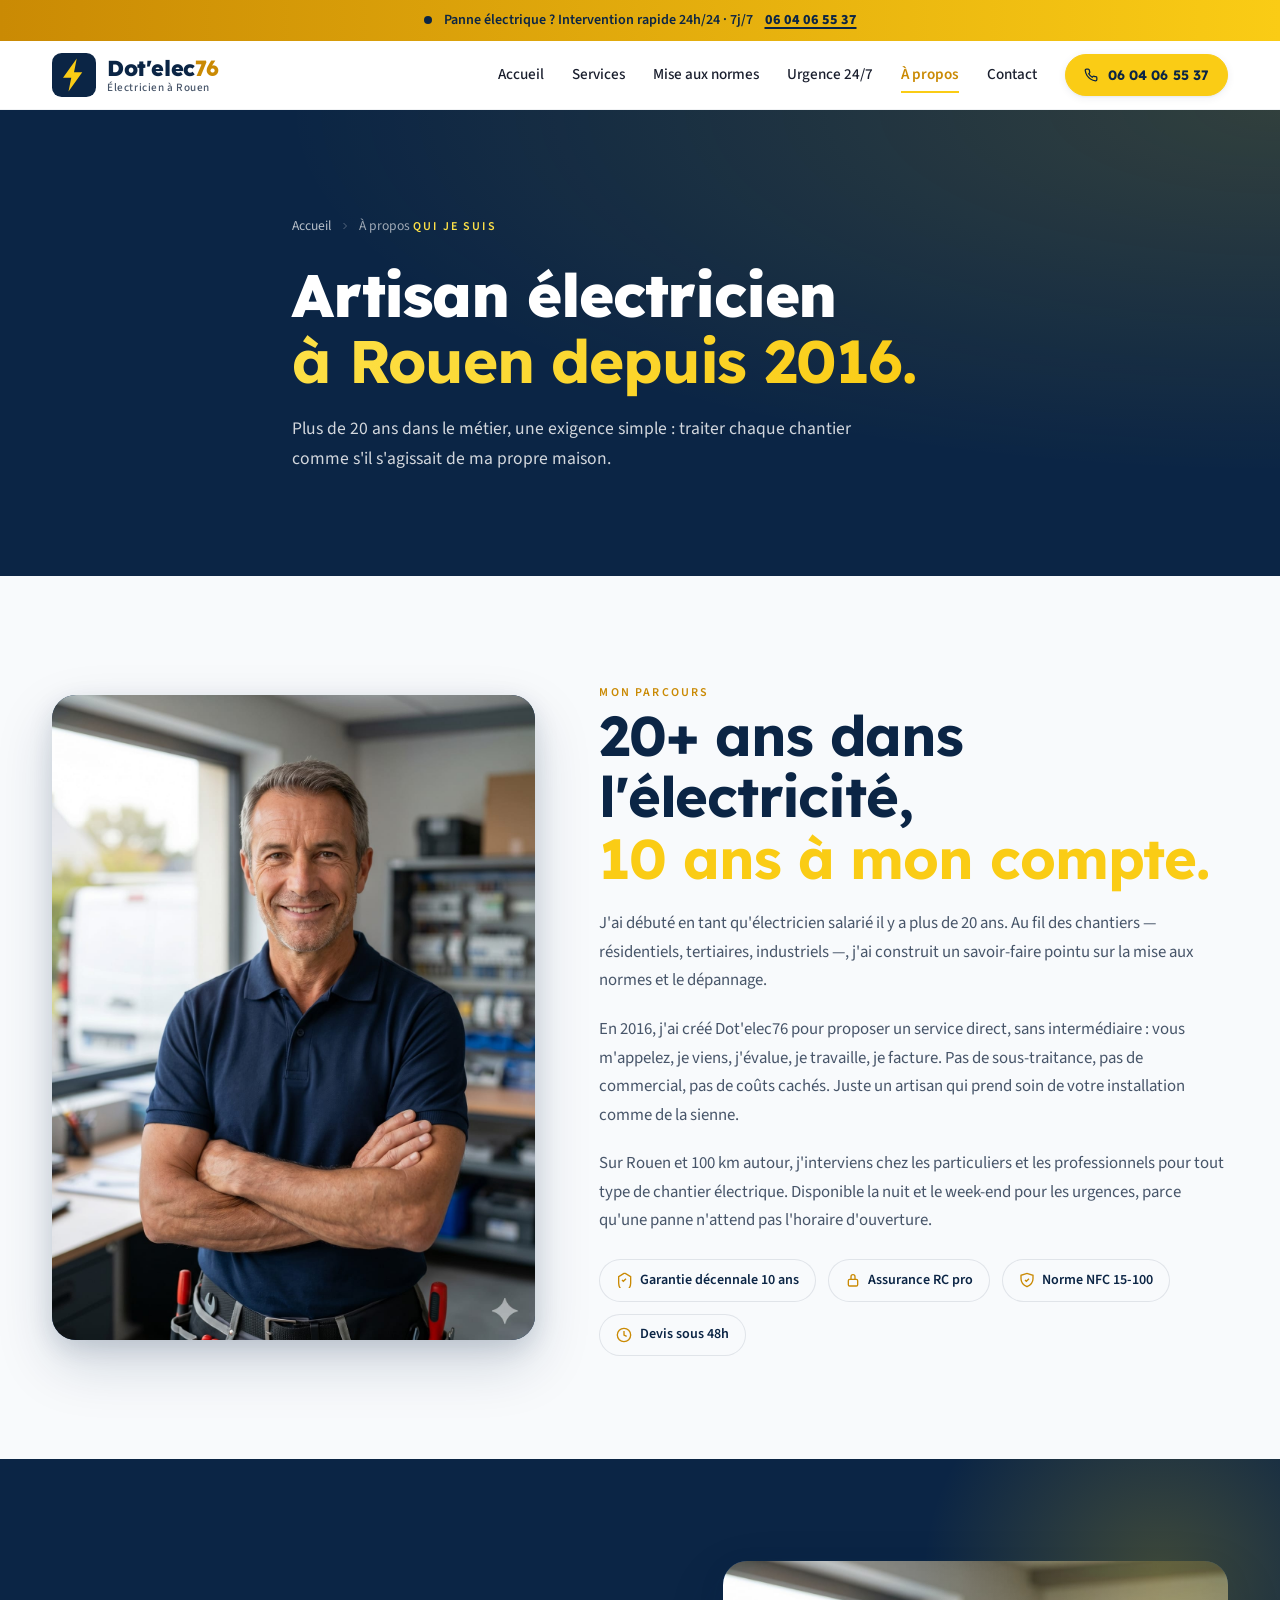
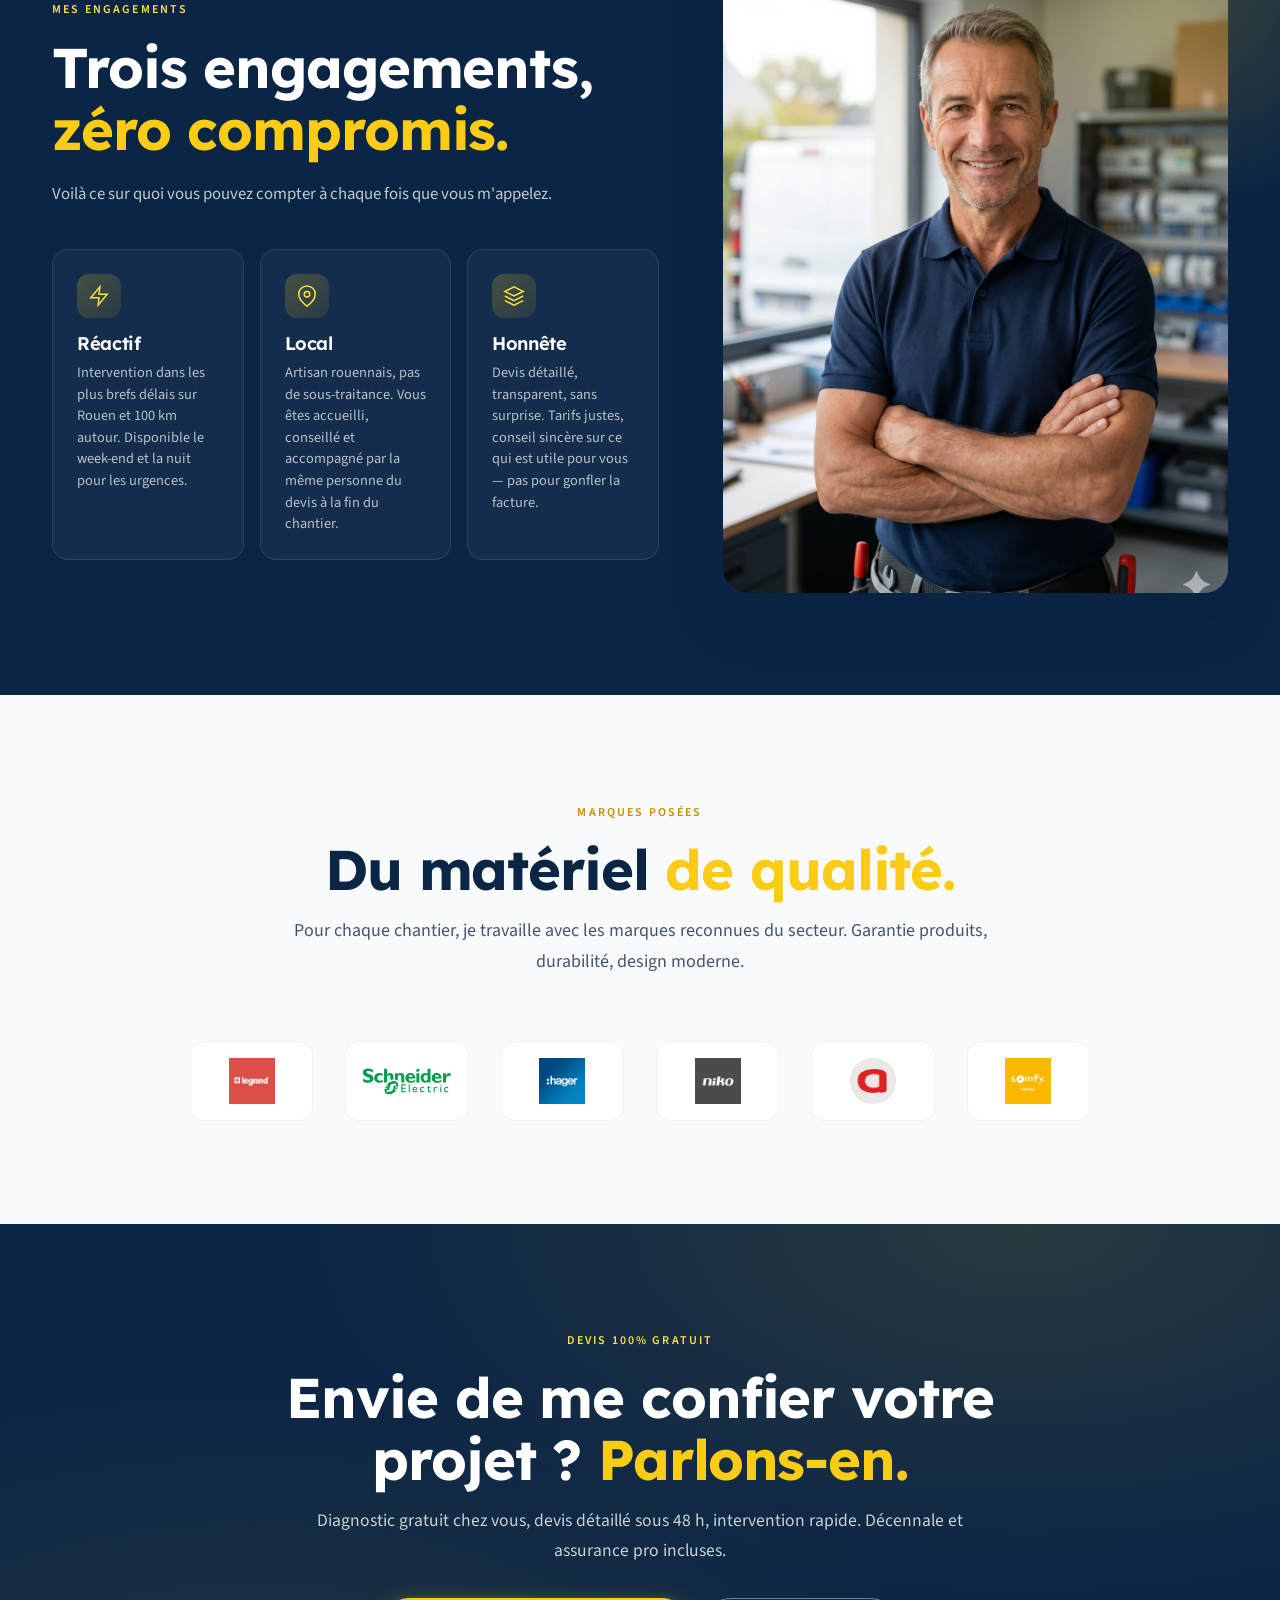
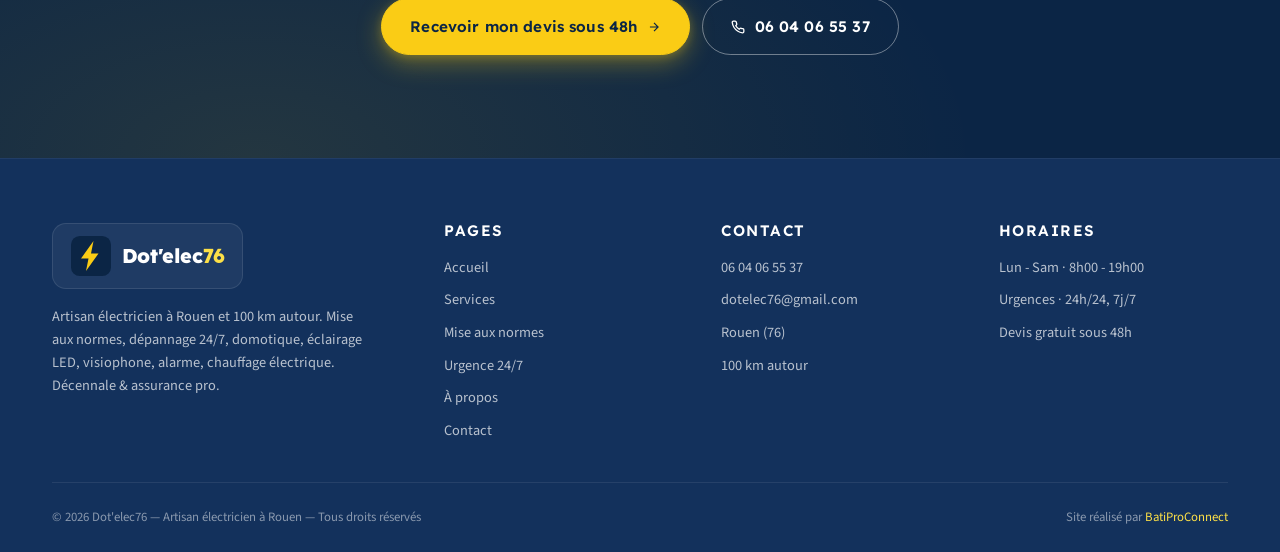
<file: a-propos.html>
<!DOCTYPE html>
<html lang="fr">
<head>
<meta charset="UTF-8" />
<meta name="viewport" content="width=device-width, initial-scale=1.0" />
<title>À propos — Dot'elec76, artisan électricien à Rouen depuis 2016</title>
<meta name="description" content="Découvrez Dot'elec76 : artisan électricien à Rouen depuis 2016, plus de 20 ans d'expérience dans le métier, garantie décennale, assurance pro, marques Legrand & Schneider." />
<meta name="keywords" content="Dot'elec76, artisan électricien Rouen, électricien expérimenté Rouen, décennale électricien, marques Legrand Schneider Hager" />
<meta name="theme-color" content="#0B2545" />
<link rel="canonical" href="https://dotelec76.pages.dev/a-propos.html" />

<meta property="og:type" content="website" />
<meta property="og:title" content="À propos — Dot'elec76 Rouen" />
<meta property="og:description" content="Artisan électricien à Rouen depuis 2016, 20+ ans d'expérience, décennale et assurance pro." />
<meta property="og:image" content="https://dotelec76.pages.dev/assets/img/about/artisan-portrait.jpg" />

<meta name="twitter:card" content="summary_large_image" />
<meta name="twitter:title" content="À propos — Dot'elec76 Rouen" />
<meta name="twitter:description" content="Artisan électricien à Rouen depuis 2016, 20+ ans dans le métier, décennale et assurance pro." />
<meta name="twitter:image" content="https://dotelec76.pages.dev/assets/img/about/artisan-portrait.jpg" />

<link rel="preconnect" href="https://fonts.googleapis.com" />
<link rel="preconnect" href="https://fonts.gstatic.com" crossorigin />
<link href="https://fonts.googleapis.com/css2?family=Lexend:wght@400;500;600;700;800&family=Source+Sans+3:wght@300;400;500;600;700&display=swap" rel="stylesheet" />
<link rel="stylesheet" href="assets/css/style.css" />
<link rel="icon" type="image/svg+xml" href="data:image/svg+xml,%3Csvg xmlns='http://www.w3.org/2000/svg' viewBox='0 0 32 32'%3E%3Crect width='32' height='32' rx='6' fill='%230B2545'/%3E%3Cpath d='M18 4L8 18h6l-2 10 10-14h-6l2-10z' fill='%23FACC15'/%3E%3C/svg%3E" />
</head>

<body>

<div class="urgence-bar">
  <div class="container urgence-bar__inner">
    <span class="urgence-bar__pulse" aria-hidden="true"></span>
    <span>Panne électrique&nbsp;? Intervention rapide 24h/24 &middot; 7j/7</span>
    <a href="tel:0604065537" class="urgence-bar__tel">06 04 06 55 37</a>
  </div>
</div>

<header class="site-header" id="siteHeader">
  <div class="container site-header__inner">
    <a href="index.html" class="brand-mark" aria-label="Dot'elec76 accueil">
      <span class="brand-logo">
        <svg width="36" height="36" viewBox="0 0 32 32" aria-hidden="true">
          <rect width="32" height="32" rx="7" fill="#0B2545"/>
          <path d="M18 4L8 18h6l-2 10 10-14h-6l2-10z" fill="#FACC15"/>
        </svg>
        <span class="brand-text">
          <span class="brand-text__main">Dot'elec<span class="brand-text__num">76</span></span>
          <span class="brand-text__sub">Électricien à Rouen</span>
        </span>
      </span>
    </a>
    <nav class="desktop-nav" aria-label="Navigation principale">
      <a href="index.html" class="nav-link">Accueil</a>
      <a href="services.html" class="nav-link">Services</a>
      <a href="mise-aux-normes.html" class="nav-link">Mise aux normes</a>
      <a href="urgence-24-7.html" class="nav-link">Urgence 24/7</a>
      <a href="a-propos.html" class="nav-link active" aria-current="page">À propos</a>
      <a href="contact.html" class="nav-link">Contact</a>
      <a href="tel:0604065537" class="btn btn-cta-sm">
        <svg width="14" height="14" viewBox="0 0 24 24" fill="none" stroke="currentColor" stroke-width="2.2"><path d="M22 16.92v3a2 2 0 01-2.18 2 19.79 19.79 0 01-8.63-3.07 19.5 19.5 0 01-6-6 19.79 19.79 0 01-3.07-8.67A2 2 0 014.11 2h3a2 2 0 012 1.72 12.84 12.84 0 00.7 2.81 2 2 0 01-.45 2.11L8.09 9.91a16 16 0 006 6l1.27-1.27a2 2 0 012.11-.45 12.84 12.84 0 002.81.7A2 2 0 0122 16.92z"/></svg>
        06 04 06 55 37
      </a>
    </nav>
    <button class="mobile-menu-btn" id="mobileMenuBtn" aria-label="Ouvrir le menu" aria-expanded="false"><span></span><span></span><span></span></button>
  </div>
</header>

<div class="mobile-menu" id="mobileMenu" aria-hidden="true">
  <a href="index.html" class="nav-link">Accueil</a>
  <a href="services.html" class="nav-link">Services</a>
  <a href="mise-aux-normes.html" class="nav-link">Mise aux normes</a>
  <a href="urgence-24-7.html" class="nav-link">Urgence 24/7</a>
  <a href="a-propos.html" class="nav-link">À propos</a>
  <a href="contact.html" class="nav-link">Contact</a>
  <a href="tel:0604065537" class="btn btn-primary mt-4">Appeler maintenant</a>
</div>

<main>

<section class="page-hero">
  <div class="container page-hero__content" data-reveal>
    <div class="page-hero__breadcrumb">
      <a href="index.html">Accueil</a>
      <svg viewBox="0 0 24 24" fill="none" stroke="currentColor" stroke-width="2"><path d="M9 18l6-6-6-6"/></svg>
      <span>À propos</span>
    </div>
    <span class="eyebrow eyebrow-light">Qui je suis</span>
    <h1>Artisan électricien<br /><em>à Rouen depuis 2016.</em></h1>
    <p>Plus de 20 ans dans le métier, une exigence simple : traiter chaque chantier comme s'il s'agissait de ma propre maison.</p>
  </div>
</section>

<section class="section">
  <div class="container">
    <div class="about-bio">
      <div class="about-bio__visual" data-reveal>
        <img src="assets/img/about/artisan-portrait.jpg" alt="Portrait de l'artisan Dot'elec76" loading="lazy" />
      </div>
      <div class="about-bio__content">
        <span class="eyebrow" data-reveal>Mon parcours</span>
        <h2 data-reveal data-delay="1">20+ ans dans l'électricité,<br /><em>10 ans à mon compte.</em></h2>
        <p data-reveal data-delay="2">
          J'ai débuté en tant qu'électricien salarié il y a plus de 20 ans. Au fil
          des chantiers — résidentiels, tertiaires, industriels —, j'ai construit
          un savoir-faire pointu sur la mise aux normes et le dépannage.
        </p>
        <p data-reveal data-delay="3">
          En 2016, j'ai créé Dot'elec76 pour proposer un service direct, sans
          intermédiaire&nbsp;: vous m'appelez, je viens, j'évalue, je travaille,
          je facture. Pas de sous-traitance, pas de commercial, pas de coûts cachés.
          Juste un artisan qui prend soin de votre installation comme de la sienne.
        </p>
        <p data-reveal data-delay="4">
          Sur Rouen et 100&nbsp;km autour, j'interviens chez les particuliers et les
          professionnels pour tout type de chantier électrique. Disponible la nuit
          et le week-end pour les urgences, parce qu'une panne n'attend pas
          l'horaire d'ouverture.
        </p>
        <div class="about-bio__certs" data-reveal data-delay="5">
          <span class="about-cert"><svg viewBox="0 0 24 24" fill="none" stroke="currentColor" stroke-width="2"><path d="M12 2L4 7v10c0 5.55 3.84 10.74 9 12 5.16-1.26 9-6.45 9-12V7l-8-5z"/><path d="M9 12l2 2 4-4"/></svg>Garantie décennale 10 ans</span>
          <span class="about-cert"><svg viewBox="0 0 24 24" fill="none" stroke="currentColor" stroke-width="2"><path d="M9 11V7a3 3 0 016 0v4"/><rect x="5" y="11" width="14" height="10" rx="2"/></svg>Assurance RC pro</span>
          <span class="about-cert"><svg viewBox="0 0 24 24" fill="none" stroke="currentColor" stroke-width="2"><path d="M9 12l2 2 4-4"/><path d="M12 22c5.5-2.5 9-7 9-12V5l-9-3-9 3v5c0 5 3.5 9.5 9 12z"/></svg>Norme NFC 15-100</span>
          <span class="about-cert"><svg viewBox="0 0 24 24" fill="none" stroke="currentColor" stroke-width="2"><circle cx="12" cy="12" r="10"/><path d="M12 6v6l4 2"/></svg>Devis sous 48h</span>
        </div>
      </div>
    </div>
  </div>
</section>

<section class="section section-why">
  <div class="container">
    <div class="why__grid">
      <div class="why__text">
        <span class="eyebrow eyebrow-light" data-reveal>Mes engagements</span>
        <h2 data-reveal data-delay="1">Trois engagements,<br /><em>zéro compromis.</em></h2>
        <p data-reveal data-delay="2">Voilà ce sur quoi vous pouvez compter à chaque fois que vous m'appelez.</p>
        <div class="why__cards">
          <div class="why-card" data-reveal data-delay="3">
            <div class="why-card__icon"><svg viewBox="0 0 24 24" fill="none" stroke="currentColor" stroke-width="1.6"><path d="M13 2L3 14h9l-1 8 10-12h-9l1-8z"/></svg></div>
            <h3>Réactif</h3>
            <p>Intervention dans les plus brefs délais sur Rouen et 100&nbsp;km autour. Disponible le week-end et la nuit pour les urgences.</p>
          </div>
          <div class="why-card" data-reveal data-delay="4">
            <div class="why-card__icon"><svg viewBox="0 0 24 24" fill="none" stroke="currentColor" stroke-width="1.6"><path d="M21 10c0 7-9 13-9 13s-9-6-9-13a9 9 0 0118 0z"/><circle cx="12" cy="10" r="3"/></svg></div>
            <h3>Local</h3>
            <p>Artisan rouennais, pas de sous-traitance. Vous êtes accueilli, conseillé et accompagné par la même personne du devis à la fin du chantier.</p>
          </div>
          <div class="why-card" data-reveal data-delay="5">
            <div class="why-card__icon"><svg viewBox="0 0 24 24" fill="none" stroke="currentColor" stroke-width="1.6"><path d="M12 2L2 7l10 5 10-5-10-5z"/><path d="M2 17l10 5 10-5M2 12l10 5 10-5"/></svg></div>
            <h3>Honnête</h3>
            <p>Devis détaillé, transparent, sans surprise. Tarifs justes, conseil sincère sur ce qui est utile pour vous — pas pour gonfler la facture.</p>
          </div>
        </div>
      </div>
      <div class="why__visual" data-reveal data-delay="2">
        <img src="assets/img/about/artisan-portrait.jpg" alt="Artisan Dot'elec76" loading="lazy" />
      </div>
    </div>
  </div>
</section>

<section class="section">
  <div class="container">
    <div class="section-header">
      <span class="eyebrow" data-reveal>Marques posées</span>
      <h2 data-reveal data-delay="1">Du matériel <em>de qualité.</em></h2>
      <p data-reveal data-delay="2">Pour chaque chantier, je travaille avec les marques reconnues du secteur. Garantie produits, durabilité, design moderne.</p>
    </div>

    <div class="brand-logos brand-logos--colored" data-reveal data-delay="3">
      <div class="brand-logo-item" title="Legrand">
        <img src="assets/img/brands/legrand.png" alt="Legrand" loading="lazy" />
      </div>
      <div class="brand-logo-item" title="Schneider Electric">
        <img src="assets/img/brands/schneider.svg" alt="Schneider Electric" loading="lazy" />
      </div>
      <div class="brand-logo-item" title="Hager">
        <img src="assets/img/brands/hager.png" alt="Hager" loading="lazy" />
      </div>
      <div class="brand-logo-item" title="Niko">
        <img src="assets/img/brands/niko.png" alt="Niko" loading="lazy" />
      </div>
      <div class="brand-logo-item" title="Atlantic">
        <img src="assets/img/brands/atlantic.png" alt="Atlantic" loading="lazy" />
      </div>
      <div class="brand-logo-item" title="Somfy">
        <img src="assets/img/brands/somfy.png" alt="Somfy" loading="lazy" />
      </div>
    </div>
  </div>
</section>

<section class="section section-cta-final">
  <div class="container">
    <div class="cta-final__inner" data-reveal>
      <span class="eyebrow eyebrow-light">Devis 100% gratuit</span>
      <h2>Envie de me confier votre projet&nbsp;? <em>Parlons-en.</em></h2>
      <p>Diagnostic gratuit chez vous, devis détaillé sous 48&nbsp;h, intervention rapide. Décennale et assurance pro incluses.</p>
      <div class="cta-final__buttons">
        <a href="contact.html" class="btn btn-primary">Recevoir mon devis sous 48h<svg width="14" height="14" viewBox="0 0 24 24" fill="none" stroke="currentColor" stroke-width="2"><path d="M5 12h14m-7-7l7 7-7 7"/></svg></a>
        <a href="tel:0604065537" class="btn btn-outline-light">
          <svg width="14" height="14" viewBox="0 0 24 24" fill="none" stroke="currentColor" stroke-width="2.2"><path d="M22 16.92v3a2 2 0 01-2.18 2 19.79 19.79 0 01-8.63-3.07 19.5 19.5 0 01-6-6 19.79 19.79 0 01-3.07-8.67A2 2 0 014.11 2h3a2 2 0 012 1.72 12.84 12.84 0 00.7 2.81 2 2 0 01-.45 2.11L8.09 9.91a16 16 0 006 6l1.27-1.27a2 2 0 012.11-.45 12.84 12.84 0 002.81.7A2 2 0 0122 16.92z"/></svg>
          06 04 06 55 37
        </a>
      </div>
    </div>
  </div>
</section>

</main>

<footer class="site-footer">
  <div class="container">
    <div class="footer__grid">
      <div class="footer__col footer__col--brand">
        <div class="footer-logo-wrap">
          <svg width="40" height="40" viewBox="0 0 32 32" aria-hidden="true">
            <rect width="32" height="32" rx="7" fill="#0B2545"/>
            <path d="M18 4L8 18h6l-2 10 10-14h-6l2-10z" fill="#FACC15"/>
          </svg>
          <span class="footer-brand-text">Dot'elec<span>76</span></span>
        </div>
        <p>Artisan électricien à Rouen et 100&nbsp;km autour. Mise aux normes, dépannage 24/7, domotique, éclairage LED, visiophone, alarme, chauffage électrique. Décennale &amp; assurance pro.</p>
      </div>
      <div class="footer__col">
        <h4>Pages</h4>
        <ul>
          <li><a href="index.html">Accueil</a></li>
          <li><a href="services.html">Services</a></li>
          <li><a href="mise-aux-normes.html">Mise aux normes</a></li>
          <li><a href="urgence-24-7.html">Urgence 24/7</a></li>
          <li><a href="a-propos.html">À propos</a></li>
          <li><a href="contact.html">Contact</a></li>
        </ul>
      </div>
      <div class="footer__col">
        <h4>Contact</h4>
        <ul>
          <li><a href="tel:0604065537">06 04 06 55 37</a></li>
          <li><a href="mailto:dotelec76@gmail.com">dotelec76@gmail.com</a></li>
          <li>Rouen (76)</li>
          <li>100 km autour</li>
        </ul>
      </div>
      <div class="footer__col">
        <h4>Horaires</h4>
        <ul>
          <li>Lun - Sam · 8h00 - 19h00</li>
          <li>Urgences · 24h/24, 7j/7</li>
          <li>Devis gratuit sous 48h</li>
        </ul>
      </div>
    </div>
    <div class="footer__bottom">
      <small>© <span id="year">2026</span> Dot'elec76 — Artisan électricien à Rouen — Tous droits réservés</small>
      <small>Site réalisé par <a href="https://batiproconnect.com/site-web/" target="_blank" rel="noopener">BatiProConnect</a></small>
    </div>
  </div>
</footer>

<a href="tel:0604065537" class="floating-call" aria-label="Appeler Dot'elec76">
  <svg viewBox="0 0 24 24" fill="none" stroke="currentColor" stroke-width="2.2"><path d="M22 16.92v3a2 2 0 01-2.18 2 19.79 19.79 0 01-8.63-3.07 19.5 19.5 0 01-6-6 19.79 19.79 0 01-3.07-8.67A2 2 0 014.11 2h3a2 2 0 012 1.72 12.84 12.84 0 00.7 2.81 2 2 0 01-.45 2.11L8.09 9.91a16 16 0 006 6l1.27-1.27a2 2 0 012.11-.45 12.84 12.84 0 002.81.7A2 2 0 0122 16.92z"/></svg>
</a>

<script src="assets/js/script.js"></script>
</body>
</html>
</file>
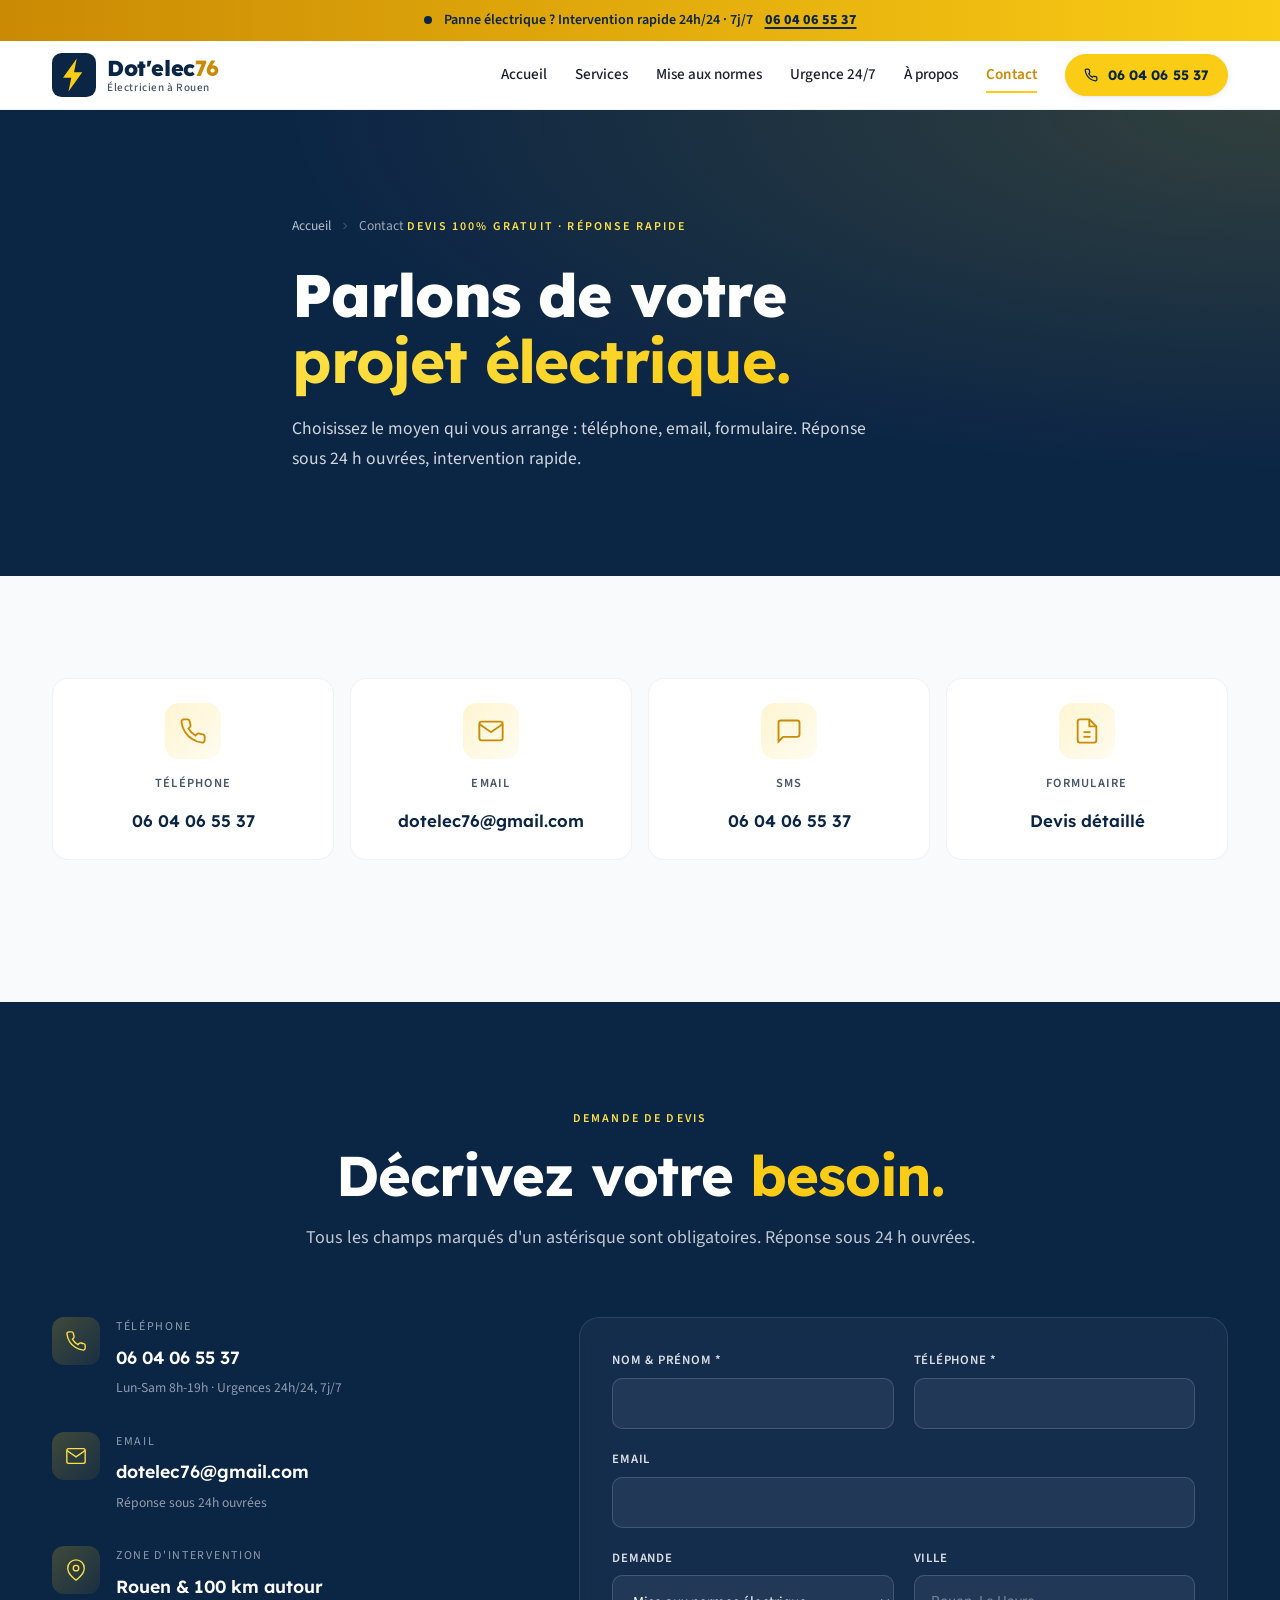
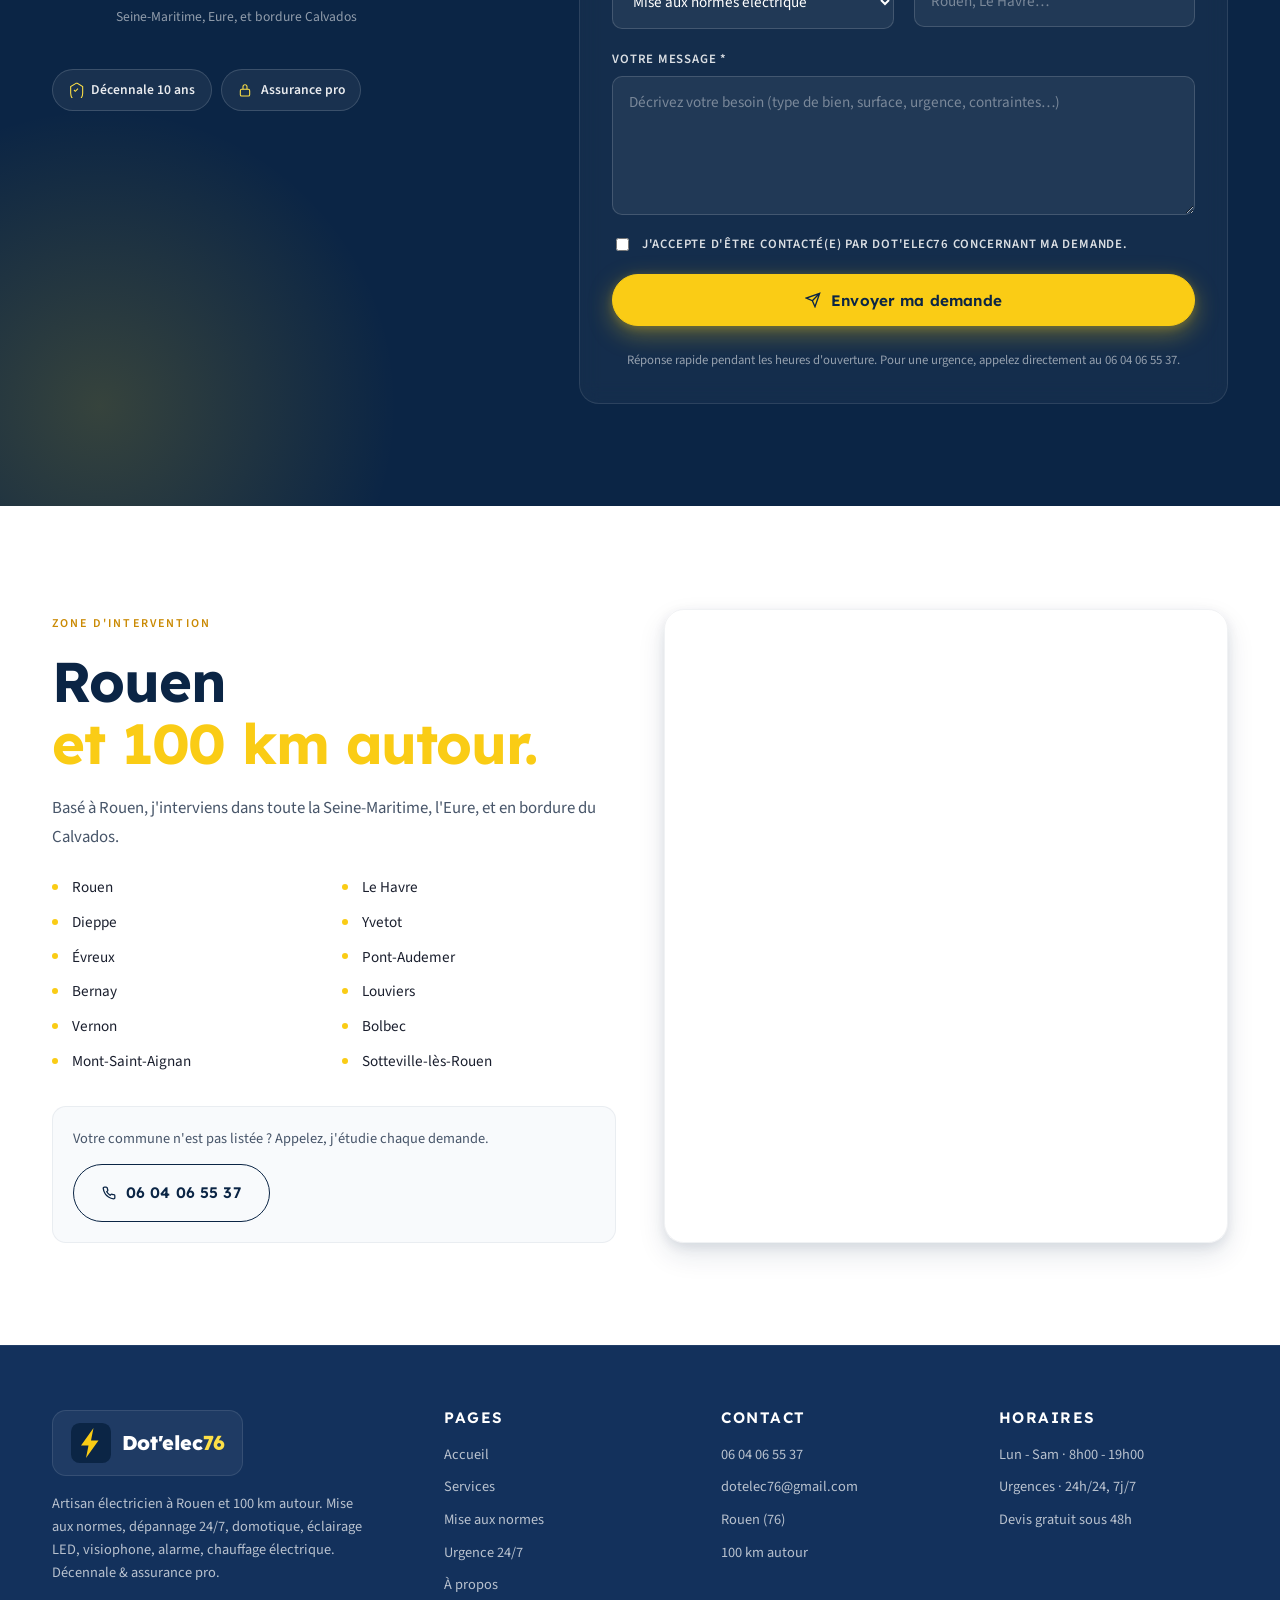
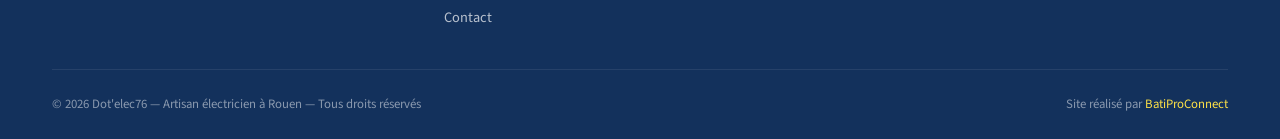
<file: contact.html>
<!DOCTYPE html>
<html lang="fr">
<head>
<meta charset="UTF-8" />
<meta name="viewport" content="width=device-width, initial-scale=1.0" />
<title>Contact — Dot'elec76, électricien à Rouen · Devis gratuit sous 48h</title>
<meta name="description" content="Contactez Dot'elec76 : 06 04 06 55 37, dotelec76@gmail.com, formulaire en ligne. Carte zone d'intervention 100 km autour de Rouen. Devis gratuit sous 48h." />
<meta name="keywords" content="contact électricien Rouen, devis électricien Rouen, Dot'elec76 contact, demande devis électricité Rouen" />
<meta name="theme-color" content="#0B2545" />
<link rel="canonical" href="https://dotelec76.pages.dev/contact.html" />

<meta property="og:type" content="website" />
<meta property="og:title" content="Contact — Dot'elec76 Rouen" />
<meta property="og:description" content="06 04 06 55 37 · dotelec76@gmail.com · Formulaire devis gratuit sous 48h." />
<meta property="og:image" content="https://dotelec76.pages.dev/assets/img/hero/hero-electricien.jpg" />

<meta name="twitter:card" content="summary_large_image" />
<meta name="twitter:title" content="Contact — Dot'elec76 Rouen" />
<meta name="twitter:description" content="06 04 06 55 37 · dotelec76@gmail.com · Devis gratuit sous 48h." />
<meta name="twitter:image" content="https://dotelec76.pages.dev/assets/img/hero/hero-electricien.jpg" />

<link rel="preconnect" href="https://fonts.googleapis.com" />
<link rel="preconnect" href="https://fonts.gstatic.com" crossorigin />
<link href="https://fonts.googleapis.com/css2?family=Lexend:wght@400;500;600;700;800&family=Source+Sans+3:wght@300;400;500;600;700&display=swap" rel="stylesheet" />
<link rel="stylesheet" href="assets/css/style.css" />
<link rel="icon" type="image/svg+xml" href="data:image/svg+xml,%3Csvg xmlns='http://www.w3.org/2000/svg' viewBox='0 0 32 32'%3E%3Crect width='32' height='32' rx='6' fill='%230B2545'/%3E%3Cpath d='M18 4L8 18h6l-2 10 10-14h-6l2-10z' fill='%23FACC15'/%3E%3C/svg%3E" />

<script type="application/ld+json">
{
  "@context": "https://schema.org",
  "@type": "ContactPage",
  "name": "Contact Dot'elec76",
  "url": "https://dotelec76.pages.dev/contact.html",
  "mainEntity": {
    "@type": "Electrician",
    "name": "Dot'elec76",
    "telephone": "+33604065537",
    "email": "dotelec76@gmail.com",
    "address": { "@type": "PostalAddress", "addressLocality": "Rouen", "postalCode": "76000", "addressCountry": "FR" },
    "areaServed": "Rouen et 100 km autour",
    "openingHours": ["Mo-Sa 08:00-19:00", "Su 00:00-23:59"]
  }
}
</script>
</head>

<body>

<div class="urgence-bar">
  <div class="container urgence-bar__inner">
    <span class="urgence-bar__pulse" aria-hidden="true"></span>
    <span>Panne électrique&nbsp;? Intervention rapide 24h/24 &middot; 7j/7</span>
    <a href="tel:0604065537" class="urgence-bar__tel">06 04 06 55 37</a>
  </div>
</div>

<header class="site-header" id="siteHeader">
  <div class="container site-header__inner">
    <a href="index.html" class="brand-mark" aria-label="Dot'elec76 accueil">
      <span class="brand-logo">
        <svg width="36" height="36" viewBox="0 0 32 32" aria-hidden="true">
          <rect width="32" height="32" rx="7" fill="#0B2545"/>
          <path d="M18 4L8 18h6l-2 10 10-14h-6l2-10z" fill="#FACC15"/>
        </svg>
        <span class="brand-text">
          <span class="brand-text__main">Dot'elec<span class="brand-text__num">76</span></span>
          <span class="brand-text__sub">Électricien à Rouen</span>
        </span>
      </span>
    </a>
    <nav class="desktop-nav" aria-label="Navigation principale">
      <a href="index.html" class="nav-link">Accueil</a>
      <a href="services.html" class="nav-link">Services</a>
      <a href="mise-aux-normes.html" class="nav-link">Mise aux normes</a>
      <a href="urgence-24-7.html" class="nav-link">Urgence 24/7</a>
      <a href="a-propos.html" class="nav-link">À propos</a>
      <a href="contact.html" class="nav-link active" aria-current="page">Contact</a>
      <a href="tel:0604065537" class="btn btn-cta-sm">
        <svg width="14" height="14" viewBox="0 0 24 24" fill="none" stroke="currentColor" stroke-width="2.2"><path d="M22 16.92v3a2 2 0 01-2.18 2 19.79 19.79 0 01-8.63-3.07 19.5 19.5 0 01-6-6 19.79 19.79 0 01-3.07-8.67A2 2 0 014.11 2h3a2 2 0 012 1.72 12.84 12.84 0 00.7 2.81 2 2 0 01-.45 2.11L8.09 9.91a16 16 0 006 6l1.27-1.27a2 2 0 012.11-.45 12.84 12.84 0 002.81.7A2 2 0 0122 16.92z"/></svg>
        06 04 06 55 37
      </a>
    </nav>
    <button class="mobile-menu-btn" id="mobileMenuBtn" aria-label="Ouvrir le menu" aria-expanded="false"><span></span><span></span><span></span></button>
  </div>
</header>

<div class="mobile-menu" id="mobileMenu" aria-hidden="true">
  <a href="index.html" class="nav-link">Accueil</a>
  <a href="services.html" class="nav-link">Services</a>
  <a href="mise-aux-normes.html" class="nav-link">Mise aux normes</a>
  <a href="urgence-24-7.html" class="nav-link">Urgence 24/7</a>
  <a href="a-propos.html" class="nav-link">À propos</a>
  <a href="contact.html" class="nav-link">Contact</a>
  <a href="tel:0604065537" class="btn btn-primary mt-4">Appeler maintenant</a>
</div>

<main>

<section class="page-hero">
  <div class="container page-hero__content" data-reveal>
    <div class="page-hero__breadcrumb">
      <a href="index.html">Accueil</a>
      <svg viewBox="0 0 24 24" fill="none" stroke="currentColor" stroke-width="2"><path d="M9 18l6-6-6-6"/></svg>
      <span>Contact</span>
    </div>
    <span class="eyebrow eyebrow-light">Devis 100% gratuit · Réponse rapide</span>
    <h1>Parlons de votre<br /><em>projet électrique.</em></h1>
    <p>Choisissez le moyen qui vous arrange : téléphone, email, formulaire. Réponse sous 24&nbsp;h ouvrées, intervention rapide.</p>
  </div>
</section>

<section class="section">
  <div class="container">
    <div class="contact-methods">
      <a href="tel:0604065537" class="contact-method" data-reveal>
        <div class="contact-method__icon"><svg viewBox="0 0 24 24" fill="none" stroke="currentColor" stroke-width="1.6"><path d="M22 16.92v3a2 2 0 01-2.18 2 19.79 19.79 0 01-8.63-3.07 19.5 19.5 0 01-6-6 19.79 19.79 0 01-3.07-8.67A2 2 0 014.11 2h3a2 2 0 012 1.72 12.84 12.84 0 00.7 2.81 2 2 0 01-.45 2.11L8.09 9.91a16 16 0 006 6l1.27-1.27a2 2 0 012.11-.45 12.84 12.84 0 002.81.7A2 2 0 0122 16.92z"/></svg></div>
        <span class="contact-method__label">Téléphone</span>
        <span class="contact-method__value">06 04 06 55 37</span>
      </a>
      <a href="mailto:dotelec76@gmail.com" class="contact-method" data-reveal data-delay="1">
        <div class="contact-method__icon"><svg viewBox="0 0 24 24" fill="none" stroke="currentColor" stroke-width="1.6"><path d="M4 4h16c1.1 0 2 .9 2 2v12c0 1.1-.9 2-2 2H4c-1.1 0-2-.9-2-2V6c0-1.1.9-2 2-2z"/><polyline points="22,6 12,13 2,6"/></svg></div>
        <span class="contact-method__label">Email</span>
        <span class="contact-method__value">dotelec76@gmail.com</span>
      </a>
      <a href="sms:0604065537" class="contact-method" data-reveal data-delay="2">
        <div class="contact-method__icon"><svg viewBox="0 0 24 24" fill="none" stroke="currentColor" stroke-width="1.6"><path d="M21 15a2 2 0 01-2 2H7l-4 4V5a2 2 0 012-2h14a2 2 0 012 2z"/></svg></div>
        <span class="contact-method__label">SMS</span>
        <span class="contact-method__value">06 04 06 55 37</span>
      </a>
      <a href="#contact-form" class="contact-method" data-reveal data-delay="3">
        <div class="contact-method__icon"><svg viewBox="0 0 24 24" fill="none" stroke="currentColor" stroke-width="1.6"><path d="M14 2H6a2 2 0 00-2 2v16a2 2 0 002 2h12a2 2 0 002-2V8z"/><polyline points="14,2 14,8 20,8"/><line x1="9" y1="13" x2="15" y2="13"/><line x1="9" y1="17" x2="15" y2="17"/></svg></div>
        <span class="contact-method__label">Formulaire</span>
        <span class="contact-method__value">Devis détaillé</span>
      </a>
    </div>
  </div>
</section>

<section class="section section-contact" id="contact-form">
  <div class="container">
    <div class="section-header">
      <span class="eyebrow eyebrow-light" data-reveal>Demande de devis</span>
      <h2 data-reveal data-delay="1">Décrivez votre <em>besoin.</em></h2>
      <p data-reveal data-delay="2">Tous les champs marqués d'un astérisque sont obligatoires. Réponse sous 24&nbsp;h ouvrées.</p>
    </div>

    <div class="contact__grid">
      <div class="contact-info" data-reveal>
        <div class="contact-info__item">
          <div class="contact-info__icon"><svg viewBox="0 0 24 24" fill="none" stroke="currentColor" stroke-width="1.5"><path d="M22 16.92v3a2 2 0 01-2.18 2 19.79 19.79 0 01-8.63-3.07 19.5 19.5 0 01-6-6 19.79 19.79 0 01-3.07-8.67A2 2 0 014.11 2h3a2 2 0 012 1.72 12.84 12.84 0 00.7 2.81 2 2 0 01-.45 2.11L8.09 9.91a16 16 0 006 6l1.27-1.27a2 2 0 012.11-.45 12.84 12.84 0 002.81.7A2 2 0 0122 16.92z"/></svg></div>
          <div>
            <div class="contact-info__label">Téléphone</div>
            <a href="tel:0604065537" class="contact-info__value">06 04 06 55 37</a>
            <p class="contact-info__sub">Lun-Sam 8h-19h · Urgences 24h/24, 7j/7</p>
          </div>
        </div>
        <div class="contact-info__item">
          <div class="contact-info__icon"><svg viewBox="0 0 24 24" fill="none" stroke="currentColor" stroke-width="1.5"><path d="M4 4h16c1.1 0 2 .9 2 2v12c0 1.1-.9 2-2 2H4c-1.1 0-2-.9-2-2V6c0-1.1.9-2 2-2z"/><polyline points="22,6 12,13 2,6"/></svg></div>
          <div>
            <div class="contact-info__label">Email</div>
            <a href="mailto:dotelec76@gmail.com" class="contact-info__value">dotelec76@gmail.com</a>
            <p class="contact-info__sub">Réponse sous 24h ouvrées</p>
          </div>
        </div>
        <div class="contact-info__item">
          <div class="contact-info__icon"><svg viewBox="0 0 24 24" fill="none" stroke="currentColor" stroke-width="1.5"><path d="M21 10c0 7-9 13-9 13s-9-6-9-13a9 9 0 0118 0z"/><circle cx="12" cy="10" r="3"/></svg></div>
          <div>
            <div class="contact-info__label">Zone d'intervention</div>
            <p class="contact-info__value">Rouen &amp; 100&nbsp;km autour</p>
            <p class="contact-info__sub">Seine-Maritime, Eure, et bordure Calvados</p>
          </div>
        </div>
        <div class="contact-info__badges">
          <div class="contact-info__badge"><svg viewBox="0 0 24 24" fill="none" stroke="currentColor" stroke-width="1.6"><path d="M12 2L4 7v10c0 5.55 3.84 10.74 9 12 5.16-1.26 9-6.45 9-12V7l-8-5z"/><path d="M9 12l2 2 4-4"/></svg><span>Décennale 10 ans</span></div>
          <div class="contact-info__badge"><svg viewBox="0 0 24 24" fill="none" stroke="currentColor" stroke-width="1.6"><path d="M9 11V7a3 3 0 016 0v4"/><rect x="5" y="11" width="14" height="10" rx="2"/></svg><span>Assurance pro</span></div>
        </div>
      </div>

      <form class="contact-form" data-reveal data-delay="1" action="https://formsubmit.co/dotelec76@gmail.com" method="POST">
        <input type="hidden" name="_subject" value="Nouvelle demande de devis — Dot'elec76">
        <input type="hidden" name="_captcha" value="true">
        <input type="hidden" name="_template" value="table">
        <input type="hidden" name="_next" value="https://dotelec76.pages.dev/contact.html?sent=1">
        <input type="text" name="_honey" style="display:none" tabindex="-1" aria-hidden="true" autocomplete="off">

        <div class="form-row">
          <div class="form-field">
            <label for="name">Nom &amp; prénom *</label>
            <input type="text" id="name" name="name" required autocomplete="name" />
          </div>
          <div class="form-field">
            <label for="phone">Téléphone *</label>
            <input type="tel" id="phone" name="phone" required autocomplete="tel" />
          </div>
        </div>

        <div class="form-field">
          <label for="email">Email</label>
          <input type="email" id="email" name="email" autocomplete="email" />
        </div>

        <div class="form-row">
          <div class="form-field">
            <label for="service">Demande</label>
            <select id="service" name="service">
              <option value="mise-aux-normes">Mise aux normes électrique</option>
              <option value="depannage">Dépannage urgent</option>
              <option value="tableau">Tableau électrique</option>
              <option value="domotique">Domotique / maison connectée</option>
              <option value="eclairage">Éclairage LED</option>
              <option value="visiophone">Visiophone &amp; alarme</option>
              <option value="chauffage">Chauffage électrique</option>
              <option value="autre">Autre demande</option>
            </select>
          </div>
          <div class="form-field">
            <label for="ville">Ville</label>
            <input type="text" id="ville" name="ville" placeholder="Rouen, Le Havre…" autocomplete="address-level2" />
          </div>
        </div>

        <div class="form-field">
          <label for="message">Votre message *</label>
          <textarea id="message" name="message" rows="5" required placeholder="Décrivez votre besoin (type de bien, surface, urgence, contraintes…)"></textarea>
        </div>

        <div class="form-field form-consent">
          <label class="checkbox-label">
            <input type="checkbox" required>
            <span>J'accepte d'être contacté(e) par Dot'elec76 concernant ma demande.</span>
          </label>
        </div>

        <button type="submit" class="btn btn-primary btn-block">
          <svg width="16" height="16" viewBox="0 0 24 24" fill="none" stroke="currentColor" stroke-width="2"><path d="M22 2L11 13M22 2l-7 20-4-9-9-4 20-7z"/></svg>
          Envoyer ma demande
        </button>

        <p class="form-note">Réponse rapide pendant les heures d'ouverture. Pour une urgence, appelez directement au 06&nbsp;04&nbsp;06&nbsp;55&nbsp;37.</p>
      </form>
    </div>
  </div>
</section>

<section class="section section-zone">
  <div class="container">
    <div class="zone__grid">
      <div class="zone__text">
        <span class="eyebrow" data-reveal>Zone d'intervention</span>
        <h2 data-reveal data-delay="1">Rouen<br /><em>et 100&nbsp;km autour.</em></h2>
        <p data-reveal data-delay="2">Basé à Rouen, j'interviens dans toute la Seine-Maritime, l'Eure, et en bordure du Calvados.</p>
        <ul class="zone__list" data-reveal data-delay="3">
          <li>Rouen</li><li>Le Havre</li><li>Dieppe</li><li>Yvetot</li>
          <li>Évreux</li><li>Pont-Audemer</li><li>Bernay</li><li>Louviers</li>
          <li>Vernon</li><li>Bolbec</li><li>Mont-Saint-Aignan</li><li>Sotteville-lès-Rouen</li>
        </ul>
        <div class="zone__contact-quick" data-reveal data-delay="4">
          <p>Votre commune n'est pas listée&nbsp;? Appelez, j'étudie chaque demande.</p>
          <a href="tel:0604065537" class="btn btn-outline">
            <svg width="14" height="14" viewBox="0 0 24 24" fill="none" stroke="currentColor" stroke-width="2.2"><path d="M22 16.92v3a2 2 0 01-2.18 2 19.79 19.79 0 01-8.63-3.07 19.5 19.5 0 01-6-6 19.79 19.79 0 01-3.07-8.67A2 2 0 014.11 2h3a2 2 0 012 1.72 12.84 12.84 0 00.7 2.81 2 2 0 01-.45 2.11L8.09 9.91a16 16 0 006 6l1.27-1.27a2 2 0 012.11-.45 12.84 12.84 0 002.81.7A2 2 0 0122 16.92z"/></svg>
            06 04 06 55 37
          </a>
        </div>
      </div>
      <div class="zone__map" data-reveal data-delay="2">
        <iframe src="https://www.openstreetmap.org/export/embed.html?bbox=-0.10,48.85,2.40,49.95&layer=mapnik&marker=49.4431,1.0993" loading="lazy" title="Zone d'intervention 100 km autour de Rouen"></iframe>
      </div>
    </div>
  </div>
</section>

</main>

<footer class="site-footer">
  <div class="container">
    <div class="footer__grid">
      <div class="footer__col footer__col--brand">
        <div class="footer-logo-wrap">
          <svg width="40" height="40" viewBox="0 0 32 32" aria-hidden="true">
            <rect width="32" height="32" rx="7" fill="#0B2545"/>
            <path d="M18 4L8 18h6l-2 10 10-14h-6l2-10z" fill="#FACC15"/>
          </svg>
          <span class="footer-brand-text">Dot'elec<span>76</span></span>
        </div>
        <p>Artisan électricien à Rouen et 100&nbsp;km autour. Mise aux normes, dépannage 24/7, domotique, éclairage LED, visiophone, alarme, chauffage électrique. Décennale &amp; assurance pro.</p>
      </div>
      <div class="footer__col">
        <h4>Pages</h4>
        <ul>
          <li><a href="index.html">Accueil</a></li>
          <li><a href="services.html">Services</a></li>
          <li><a href="mise-aux-normes.html">Mise aux normes</a></li>
          <li><a href="urgence-24-7.html">Urgence 24/7</a></li>
          <li><a href="a-propos.html">À propos</a></li>
          <li><a href="contact.html">Contact</a></li>
        </ul>
      </div>
      <div class="footer__col">
        <h4>Contact</h4>
        <ul>
          <li><a href="tel:0604065537">06 04 06 55 37</a></li>
          <li><a href="mailto:dotelec76@gmail.com">dotelec76@gmail.com</a></li>
          <li>Rouen (76)</li>
          <li>100 km autour</li>
        </ul>
      </div>
      <div class="footer__col">
        <h4>Horaires</h4>
        <ul>
          <li>Lun - Sam · 8h00 - 19h00</li>
          <li>Urgences · 24h/24, 7j/7</li>
          <li>Devis gratuit sous 48h</li>
        </ul>
      </div>
    </div>
    <div class="footer__bottom">
      <small>© <span id="year">2026</span> Dot'elec76 — Artisan électricien à Rouen — Tous droits réservés</small>
      <small>Site réalisé par <a href="https://batiproconnect.com/site-web/" target="_blank" rel="noopener">BatiProConnect</a></small>
    </div>
  </div>
</footer>

<a href="tel:0604065537" class="floating-call" aria-label="Appeler Dot'elec76">
  <svg viewBox="0 0 24 24" fill="none" stroke="currentColor" stroke-width="2.2"><path d="M22 16.92v3a2 2 0 01-2.18 2 19.79 19.79 0 01-8.63-3.07 19.5 19.5 0 01-6-6 19.79 19.79 0 01-3.07-8.67A2 2 0 014.11 2h3a2 2 0 012 1.72 12.84 12.84 0 00.7 2.81 2 2 0 01-.45 2.11L8.09 9.91a16 16 0 006 6l1.27-1.27a2 2 0 012.11-.45 12.84 12.84 0 002.81.7A2 2 0 0122 16.92z"/></svg>
</a>

<script src="assets/js/script.js"></script>
</body>
</html>
</file>
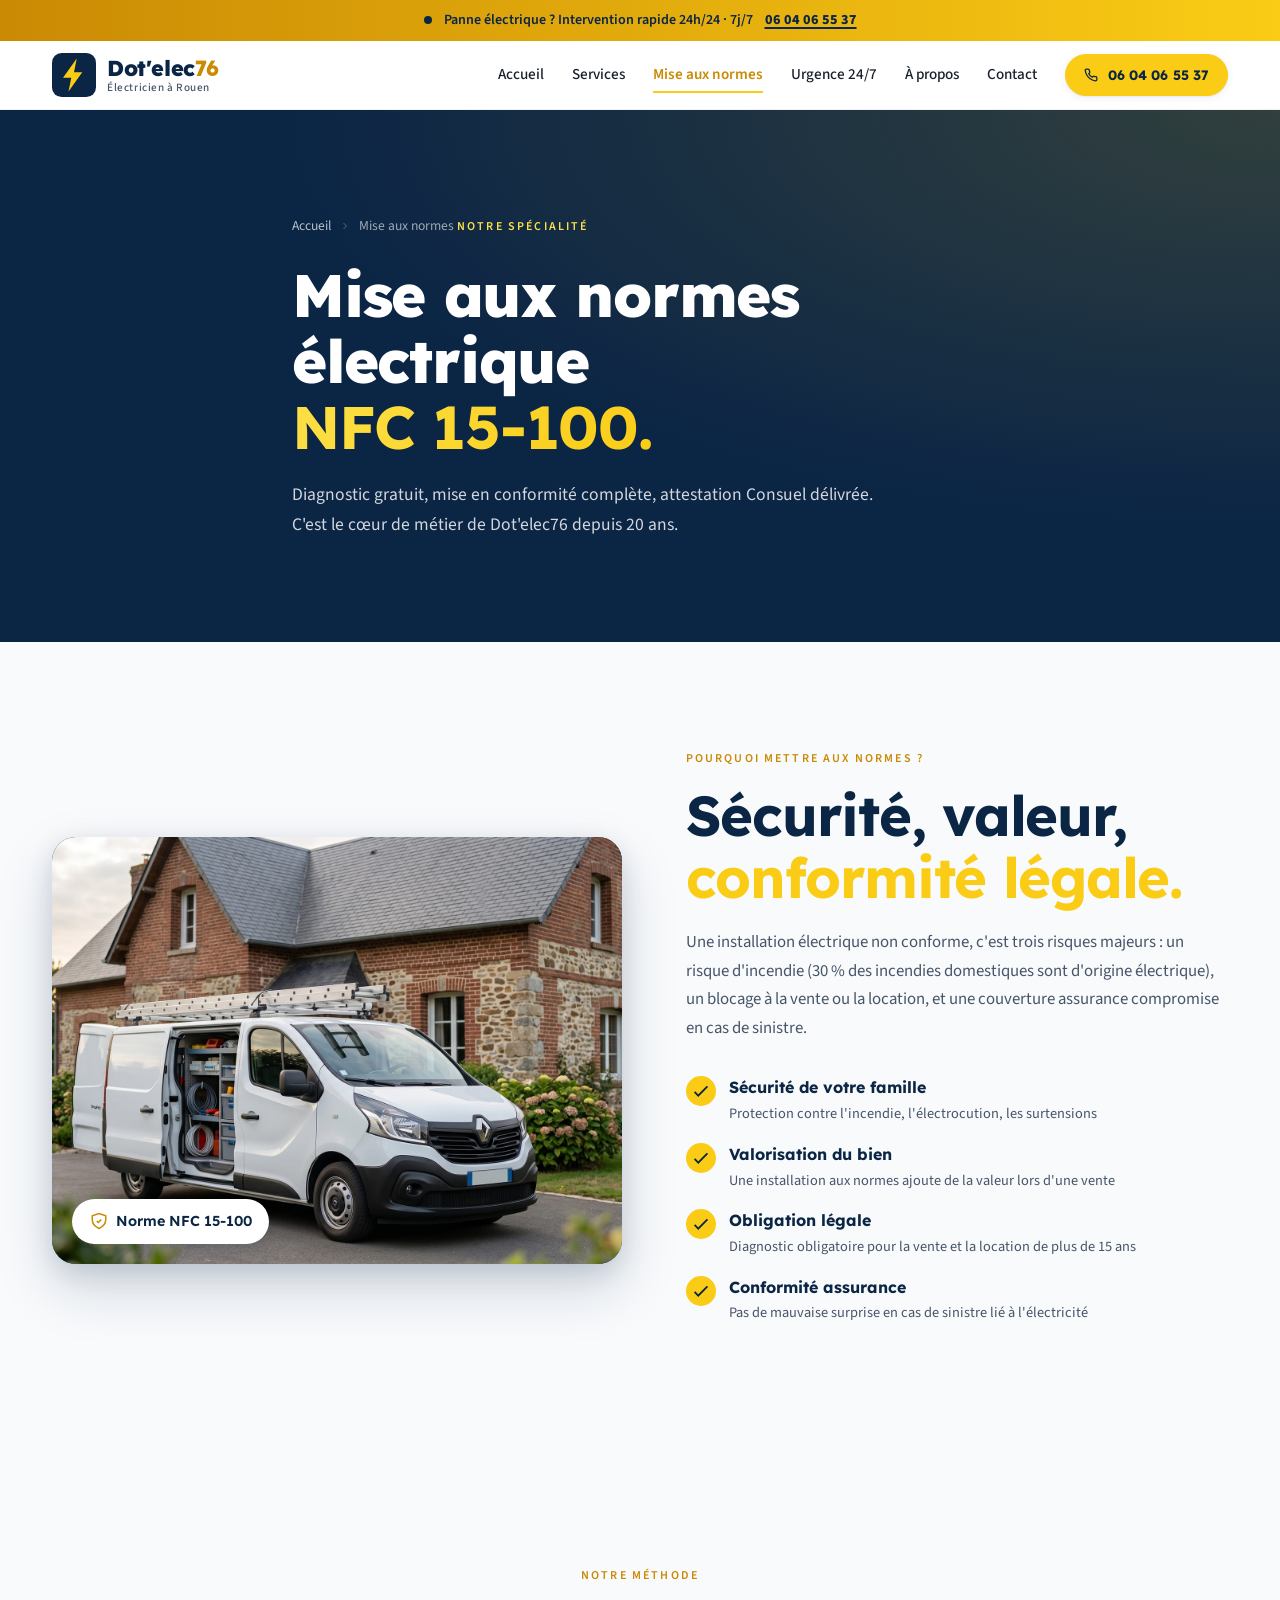
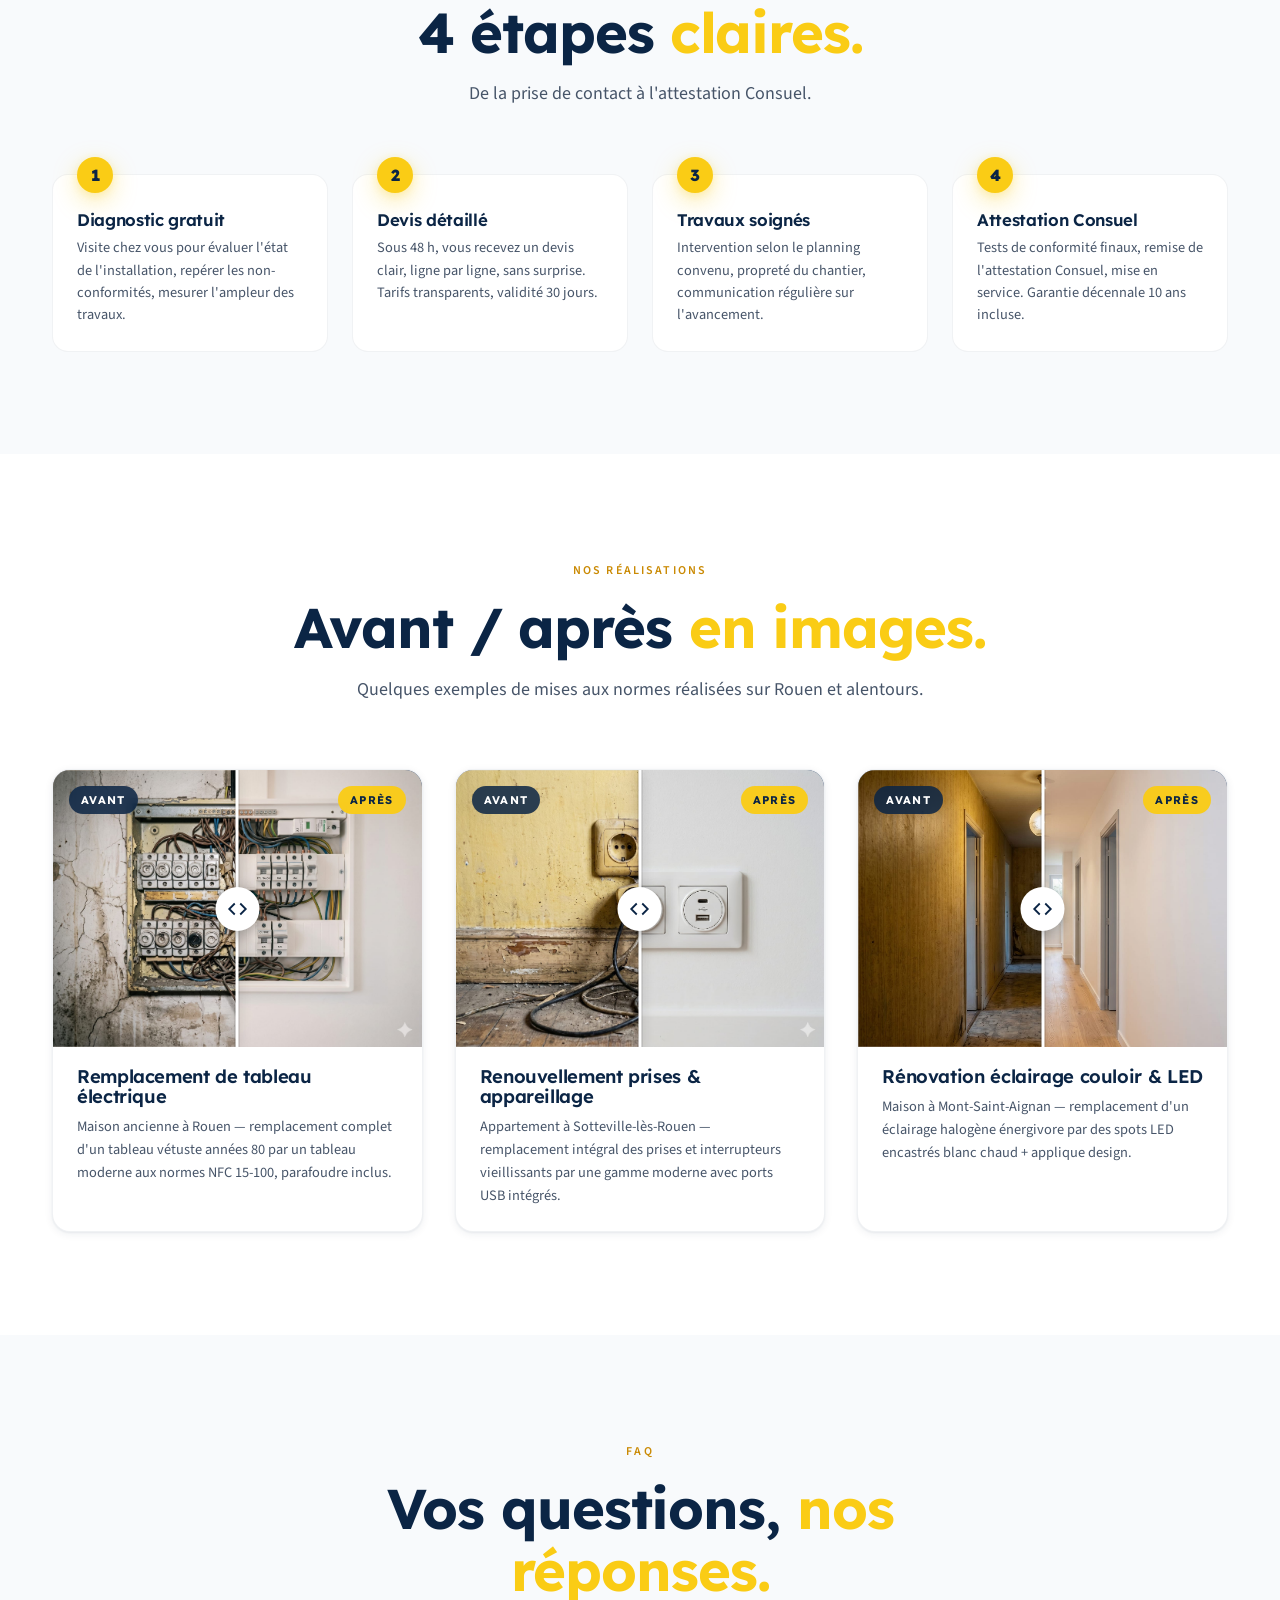
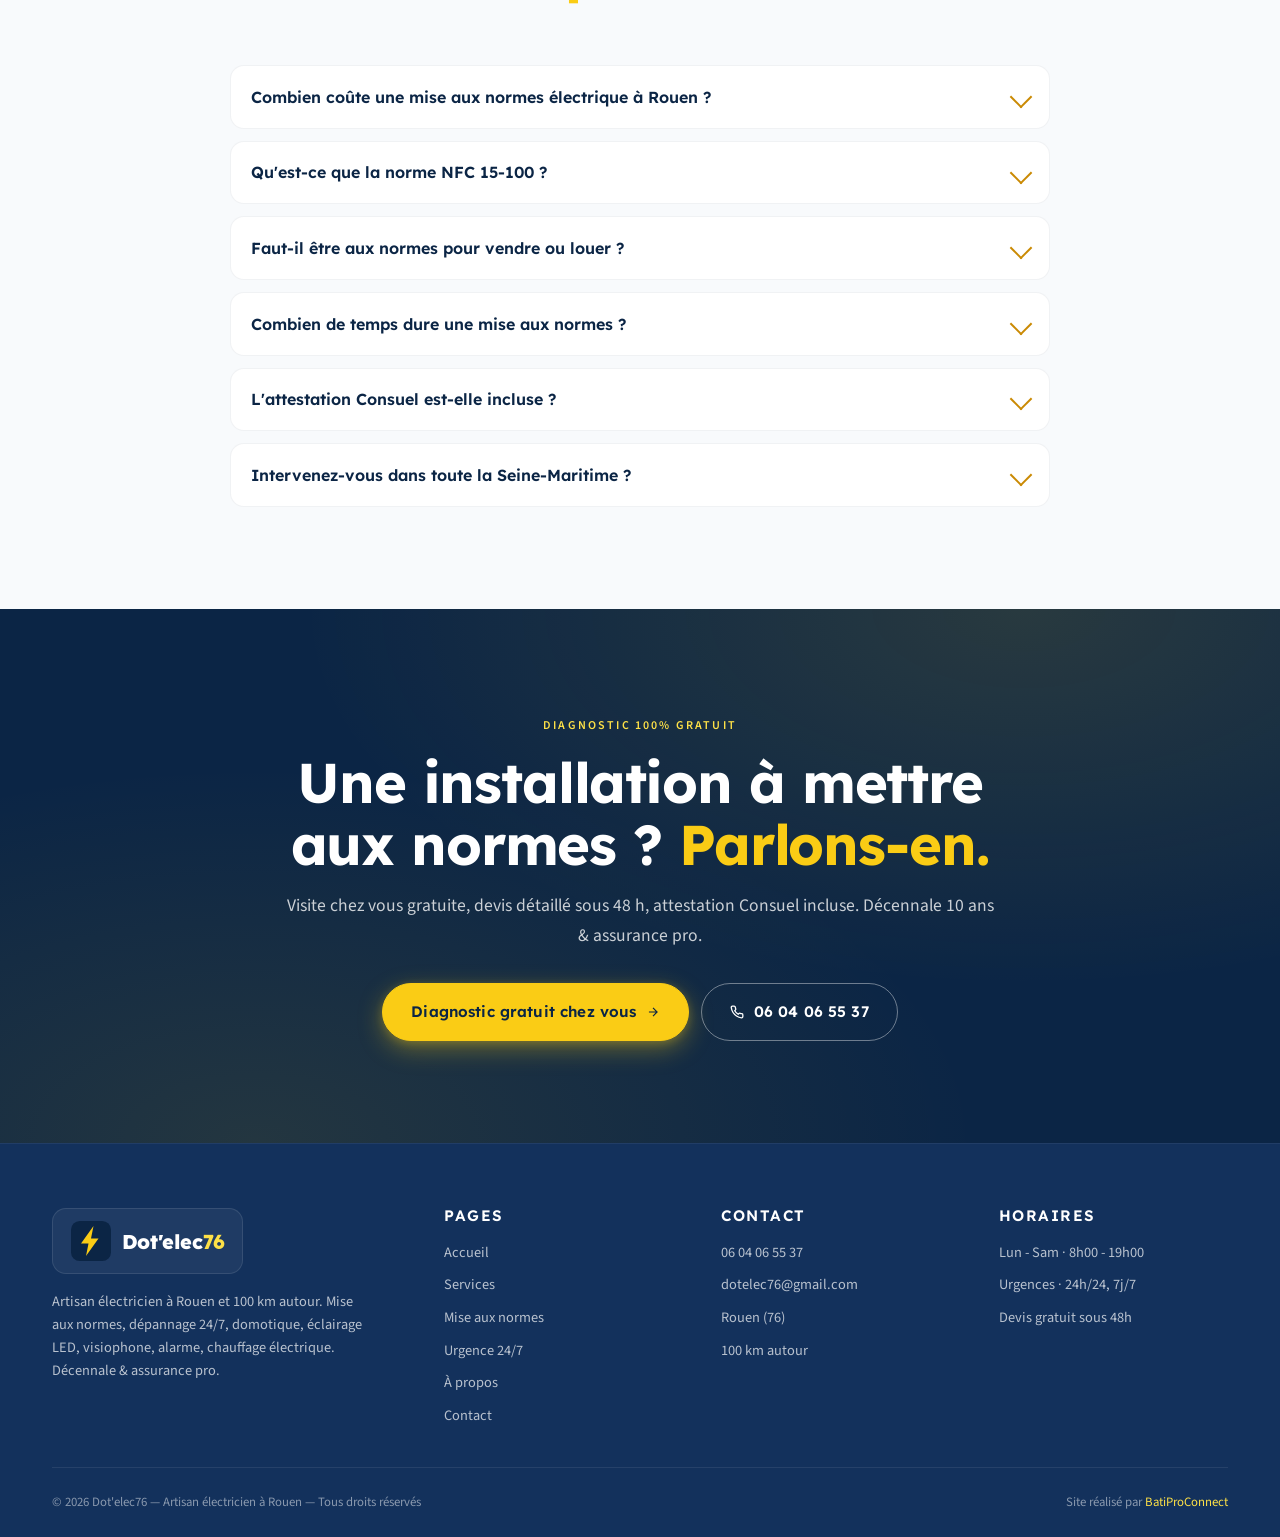
<file: mise-aux-normes.html>
<!DOCTYPE html>
<html lang="fr">
<head>
<meta charset="UTF-8" />
<meta name="viewport" content="width=device-width, initial-scale=1.0" />
<title>Mise aux normes électrique Rouen — NFC 15-100 · Dot'elec76</title>
<meta name="description" content="Mise aux normes électrique à Rouen et 100 km autour : diagnostic gratuit, mise en conformité NFC 15-100, attestation Consuel. Devis sous 48h. Décennale 10 ans." />
<meta name="keywords" content="mise aux normes électrique Rouen, NFC 15-100, attestation Consuel Rouen, diagnostic électrique gratuit, conformité électrique Seine-Maritime" />
<meta name="theme-color" content="#0B2545" />
<link rel="canonical" href="https://dotelec76.pages.dev/mise-aux-normes.html" />

<meta property="og:type" content="website" />
<meta property="og:title" content="Mise aux normes électrique — Dot'elec76 Rouen" />
<meta property="og:description" content="Diagnostic gratuit, mise en conformité NFC 15-100, attestation Consuel. C'est notre spécialité depuis 20 ans." />
<meta property="og:image" content="https://dotelec76.pages.dev/assets/img/services/service-mise-aux-normes.jpg" />

<meta name="twitter:card" content="summary_large_image" />
<meta name="twitter:title" content="Mise aux normes électrique — Dot'elec76 Rouen" />
<meta name="twitter:description" content="Diagnostic gratuit, mise en conformité NFC 15-100, attestation Consuel. Notre spécialité depuis 20 ans." />
<meta name="twitter:image" content="https://dotelec76.pages.dev/assets/img/services/service-mise-aux-normes.jpg" />

<link rel="preconnect" href="https://fonts.googleapis.com" />
<link rel="preconnect" href="https://fonts.gstatic.com" crossorigin />
<link href="https://fonts.googleapis.com/css2?family=Lexend:wght@400;500;600;700;800&family=Source+Sans+3:wght@300;400;500;600;700&display=swap" rel="stylesheet" />
<link rel="stylesheet" href="assets/css/style.css" />
<link rel="icon" type="image/svg+xml" href="data:image/svg+xml,%3Csvg xmlns='http://www.w3.org/2000/svg' viewBox='0 0 32 32'%3E%3Crect width='32' height='32' rx='6' fill='%230B2545'/%3E%3Cpath d='M18 4L8 18h6l-2 10 10-14h-6l2-10z' fill='%23FACC15'/%3E%3C/svg%3E" />

<script type="application/ld+json">
{
  "@context": "https://schema.org",
  "@type": "Service",
  "serviceType": "Mise aux normes électrique NFC 15-100",
  "provider": { "@type": "Electrician", "name": "Dot'elec76", "telephone": "+33604065537", "areaServed": "Rouen et 100 km autour" },
  "areaServed": { "@type": "Place", "name": "Rouen, Seine-Maritime, Eure, Normandie" },
  "description": "Diagnostic gratuit, mise en conformité NFC 15-100, attestation Consuel pour la vente, la location ou la rénovation."
}
</script>
<script type="application/ld+json">
{
  "@context": "https://schema.org",
  "@type": "FAQPage",
  "mainEntity": [
    {"@type":"Question","name":"Combien coûte une mise aux normes électrique à Rouen ?","acceptedAnswer":{"@type":"Answer","text":"Le coût dépend de l'état de votre installation et du nombre de points électriques. Comptez en moyenne 80 à 150 € par point. Devis gratuit sur place pour un chiffrage précis."}},
    {"@type":"Question","name":"Qu'est-ce que la norme NFC 15-100 ?","acceptedAnswer":{"@type":"Answer","text":"C'est la norme française qui définit les règles d'installation électrique basse tension dans les bâtiments d'habitation. Elle impose un nombre minimum de prises par pièce, des protections différentielles, une mise à la terre, etc."}},
    {"@type":"Question","name":"Faut-il être aux normes pour vendre ou louer ?","acceptedAnswer":{"@type":"Answer","text":"Oui, un diagnostic électrique est obligatoire pour la vente (DPE) et la location si l'installation a plus de 15 ans. Une non-conformité peut bloquer la transaction ou engager votre responsabilité."}},
    {"@type":"Question","name":"Combien de temps dure une mise aux normes ?","acceptedAnswer":{"@type":"Answer","text":"Selon l'ampleur des travaux, comptez entre 2 et 5 jours pour une maison standard. Nous établissons un planning précis dans le devis."}},
    {"@type":"Question","name":"L'attestation Consuel est-elle incluse ?","acceptedAnswer":{"@type":"Answer","text":"Oui, à la fin du chantier nous remplissons l'attestation de conformité Consuel et l'envoyons à l'organisme. Vous recevez votre attestation officielle sous quelques jours."}}
  ]
}
</script>
</head>

<body>

<div class="urgence-bar">
  <div class="container urgence-bar__inner">
    <span class="urgence-bar__pulse" aria-hidden="true"></span>
    <span>Panne électrique&nbsp;? Intervention rapide 24h/24 &middot; 7j/7</span>
    <a href="tel:0604065537" class="urgence-bar__tel">06 04 06 55 37</a>
  </div>
</div>

<header class="site-header" id="siteHeader">
  <div class="container site-header__inner">
    <a href="index.html" class="brand-mark" aria-label="Dot'elec76 accueil">
      <span class="brand-logo">
        <svg width="36" height="36" viewBox="0 0 32 32" aria-hidden="true">
          <rect width="32" height="32" rx="7" fill="#0B2545"/>
          <path d="M18 4L8 18h6l-2 10 10-14h-6l2-10z" fill="#FACC15"/>
        </svg>
        <span class="brand-text">
          <span class="brand-text__main">Dot'elec<span class="brand-text__num">76</span></span>
          <span class="brand-text__sub">Électricien à Rouen</span>
        </span>
      </span>
    </a>
    <nav class="desktop-nav" aria-label="Navigation principale">
      <a href="index.html" class="nav-link">Accueil</a>
      <a href="services.html" class="nav-link">Services</a>
      <a href="mise-aux-normes.html" class="nav-link active" aria-current="page">Mise aux normes</a>
      <a href="urgence-24-7.html" class="nav-link">Urgence 24/7</a>
      <a href="a-propos.html" class="nav-link">À propos</a>
      <a href="contact.html" class="nav-link">Contact</a>
      <a href="tel:0604065537" class="btn btn-cta-sm">
        <svg width="14" height="14" viewBox="0 0 24 24" fill="none" stroke="currentColor" stroke-width="2.2"><path d="M22 16.92v3a2 2 0 01-2.18 2 19.79 19.79 0 01-8.63-3.07 19.5 19.5 0 01-6-6 19.79 19.79 0 01-3.07-8.67A2 2 0 014.11 2h3a2 2 0 012 1.72 12.84 12.84 0 00.7 2.81 2 2 0 01-.45 2.11L8.09 9.91a16 16 0 006 6l1.27-1.27a2 2 0 012.11-.45 12.84 12.84 0 002.81.7A2 2 0 0122 16.92z"/></svg>
        06 04 06 55 37
      </a>
    </nav>
    <button class="mobile-menu-btn" id="mobileMenuBtn" aria-label="Ouvrir le menu" aria-expanded="false"><span></span><span></span><span></span></button>
  </div>
</header>

<div class="mobile-menu" id="mobileMenu" aria-hidden="true">
  <a href="index.html" class="nav-link">Accueil</a>
  <a href="services.html" class="nav-link">Services</a>
  <a href="mise-aux-normes.html" class="nav-link">Mise aux normes</a>
  <a href="urgence-24-7.html" class="nav-link">Urgence 24/7</a>
  <a href="a-propos.html" class="nav-link">À propos</a>
  <a href="contact.html" class="nav-link">Contact</a>
  <a href="tel:0604065537" class="btn btn-primary mt-4">Appeler maintenant</a>
</div>

<main>

<section class="page-hero">
  <div class="container page-hero__content" data-reveal>
    <div class="page-hero__breadcrumb">
      <a href="index.html">Accueil</a>
      <svg viewBox="0 0 24 24" fill="none" stroke="currentColor" stroke-width="2"><path d="M9 18l6-6-6-6"/></svg>
      <span>Mise aux normes</span>
    </div>
    <span class="eyebrow eyebrow-light">Notre spécialité</span>
    <h1>Mise aux normes électrique<br /><em>NFC 15-100.</em></h1>
    <p>Diagnostic gratuit, mise en conformité complète, attestation Consuel délivrée. C'est le cœur de métier de Dot'elec76 depuis 20 ans.</p>
  </div>
</section>

<section class="section">
  <div class="container">
    <div class="spec__grid">
      <div class="spec__visual" data-reveal>
        <img src="assets/img/services/service-mise-aux-normes.jpg" alt="Tableau électrique aux normes NFC 15-100" loading="lazy" />
        <div class="spec__visual-tag">
          <svg width="20" height="20" viewBox="0 0 24 24" fill="none" stroke="currentColor" stroke-width="2"><path d="M9 12l2 2 4-4"/><path d="M12 22c5.5-2.5 9-7 9-12V5l-9-3-9 3v5c0 5 3.5 9.5 9 12z"/></svg>
          Norme NFC 15-100
        </div>
      </div>
      <div class="spec__content">
        <span class="eyebrow" data-reveal>Pourquoi mettre aux normes&nbsp;?</span>
        <h2 data-reveal data-delay="1">Sécurité, valeur,<br /><em>conformité légale.</em></h2>
        <p data-reveal data-delay="2">
          Une installation électrique non conforme, c'est trois risques majeurs&nbsp;:
          un risque d'incendie (30&nbsp;% des incendies domestiques sont d'origine
          électrique), un blocage à la vente ou la location, et une couverture
          assurance compromise en cas de sinistre.
        </p>
        <ul class="spec__benefits" data-reveal data-delay="3">
          <li>
            <svg viewBox="0 0 24 24" fill="none" stroke="currentColor" stroke-width="2"><path d="M5 13l4 4L19 7"/></svg>
            <div><strong>Sécurité de votre famille</strong><p>Protection contre l'incendie, l'électrocution, les surtensions</p></div>
          </li>
          <li>
            <svg viewBox="0 0 24 24" fill="none" stroke="currentColor" stroke-width="2"><path d="M5 13l4 4L19 7"/></svg>
            <div><strong>Valorisation du bien</strong><p>Une installation aux normes ajoute de la valeur lors d'une vente</p></div>
          </li>
          <li>
            <svg viewBox="0 0 24 24" fill="none" stroke="currentColor" stroke-width="2"><path d="M5 13l4 4L19 7"/></svg>
            <div><strong>Obligation légale</strong><p>Diagnostic obligatoire pour la vente et la location de plus de 15 ans</p></div>
          </li>
          <li>
            <svg viewBox="0 0 24 24" fill="none" stroke="currentColor" stroke-width="2"><path d="M5 13l4 4L19 7"/></svg>
            <div><strong>Conformité assurance</strong><p>Pas de mauvaise surprise en cas de sinistre lié à l'électricité</p></div>
          </li>
        </ul>
      </div>
    </div>
  </div>
</section>

<section class="section section-services" style="background: var(--cream);">
  <div class="container">
    <div class="section-header">
      <span class="eyebrow" data-reveal>Notre méthode</span>
      <h2 data-reveal data-delay="1">4 étapes <em>claires.</em></h2>
      <p data-reveal data-delay="2">De la prise de contact à l'attestation Consuel.</p>
    </div>
    <div class="process-steps">
      <div class="process-step" data-reveal>
        <h3>Diagnostic gratuit</h3>
        <p>Visite chez vous pour évaluer l'état de l'installation, repérer les non-conformités, mesurer l'ampleur des travaux.</p>
      </div>
      <div class="process-step" data-reveal data-delay="1">
        <h3>Devis détaillé</h3>
        <p>Sous 48&nbsp;h, vous recevez un devis clair, ligne par ligne, sans surprise. Tarifs transparents, validité 30 jours.</p>
      </div>
      <div class="process-step" data-reveal data-delay="2">
        <h3>Travaux soignés</h3>
        <p>Intervention selon le planning convenu, propreté du chantier, communication régulière sur l'avancement.</p>
      </div>
      <div class="process-step" data-reveal data-delay="3">
        <h3>Attestation Consuel</h3>
        <p>Tests de conformité finaux, remise de l'attestation Consuel, mise en service. Garantie décennale 10 ans incluse.</p>
      </div>
    </div>
  </div>
</section>

<section class="section section-realisations">
  <div class="container">
    <div class="section-header">
      <span class="eyebrow" data-reveal>Nos réalisations</span>
      <h2 data-reveal data-delay="1">Avant / après <em>en images.</em></h2>
      <p data-reveal data-delay="2">Quelques exemples de mises aux normes réalisées sur Rouen et alentours.</p>
    </div>

    <div class="realisations-grid">
      <article class="realisation-card" data-reveal>
        <div class="ba-slider" data-ba-slider>
          <img class="ba-slider__before" src="assets/img/realisations/avant-tableau.jpg" alt="Tableau électrique vétuste" loading="lazy" />
          <div class="ba-slider__after-wrap"><img class="ba-slider__after" src="assets/img/realisations/apres-tableau.jpg" alt="Tableau aux normes NFC 15-100" loading="lazy" /></div>
          <input type="range" min="0" max="100" value="50" class="ba-slider__range" aria-label="Comparer avant et après" />
          <span class="ba-slider__handle" aria-hidden="true"><svg viewBox="0 0 24 24" fill="none" stroke="currentColor" stroke-width="2"><path d="M9 18l-6-6 6-6m6 12l6-6-6-6"/></svg></span>
          <span class="ba-slider__label ba-slider__label--before">Avant</span>
          <span class="ba-slider__label ba-slider__label--after">Après</span>
        </div>
        <div class="realisation-card__caption">
          <h3>Remplacement de tableau électrique</h3>
          <p>Maison ancienne à Rouen — remplacement complet d'un tableau vétuste années 80 par un tableau moderne aux normes NFC 15-100, parafoudre inclus.</p>
        </div>
      </article>

      <article class="realisation-card" data-reveal data-delay="1">
        <div class="ba-slider" data-ba-slider>
          <img class="ba-slider__before" src="assets/img/realisations/avant-prises.jpg" alt="Anciennes prises abimées" loading="lazy" />
          <div class="ba-slider__after-wrap"><img class="ba-slider__after" src="assets/img/realisations/apres-prises.jpg" alt="Prises modernes design" loading="lazy" /></div>
          <input type="range" min="0" max="100" value="50" class="ba-slider__range" aria-label="Comparer avant et après" />
          <span class="ba-slider__handle" aria-hidden="true"><svg viewBox="0 0 24 24" fill="none" stroke="currentColor" stroke-width="2"><path d="M9 18l-6-6 6-6m6 12l6-6-6-6"/></svg></span>
          <span class="ba-slider__label ba-slider__label--before">Avant</span>
          <span class="ba-slider__label ba-slider__label--after">Après</span>
        </div>
        <div class="realisation-card__caption">
          <h3>Renouvellement prises &amp; appareillage</h3>
          <p>Appartement à Sotteville-lès-Rouen — remplacement intégral des prises et interrupteurs vieillissants par une gamme moderne avec ports USB intégrés.</p>
        </div>
      </article>

      <article class="realisation-card" data-reveal data-delay="2">
        <div class="ba-slider" data-ba-slider>
          <img class="ba-slider__before" src="assets/img/realisations/avant-eclairage.jpg" alt="Couloir mal éclairé" loading="lazy" />
          <div class="ba-slider__after-wrap"><img class="ba-slider__after" src="assets/img/realisations/apres-eclairage.jpg" alt="Couloir rénové LED" loading="lazy" /></div>
          <input type="range" min="0" max="100" value="50" class="ba-slider__range" aria-label="Comparer avant et après" />
          <span class="ba-slider__handle" aria-hidden="true"><svg viewBox="0 0 24 24" fill="none" stroke="currentColor" stroke-width="2"><path d="M9 18l-6-6 6-6m6 12l6-6-6-6"/></svg></span>
          <span class="ba-slider__label ba-slider__label--before">Avant</span>
          <span class="ba-slider__label ba-slider__label--after">Après</span>
        </div>
        <div class="realisation-card__caption">
          <h3>Rénovation éclairage couloir &amp; LED</h3>
          <p>Maison à Mont-Saint-Aignan — remplacement d'un éclairage halogène énergivore par des spots LED encastrés blanc chaud + applique design.</p>
        </div>
      </article>
    </div>
  </div>
</section>

<section class="section" style="background: var(--cream);">
  <div class="container">
    <div class="section-header">
      <span class="eyebrow" data-reveal>FAQ</span>
      <h2 data-reveal data-delay="1">Vos questions, <em>nos réponses.</em></h2>
    </div>
    <div class="faq-list" data-reveal data-delay="2">
      <details class="faq-item">
        <summary>Combien coûte une mise aux normes électrique à Rouen&nbsp;?</summary>
        <div class="faq-item__answer">Le coût dépend de l'état de votre installation et du nombre de points électriques. Comptez en moyenne 80 à 150&nbsp;€ par point. Pour une maison de 100&nbsp;m², la fourchette se situe généralement entre 4&nbsp;000 et 8&nbsp;000&nbsp;€. Devis gratuit et détaillé sur place pour un chiffrage précis.</div>
      </details>
      <details class="faq-item">
        <summary>Qu'est-ce que la norme NFC 15-100&nbsp;?</summary>
        <div class="faq-item__answer">C'est la norme française qui définit les règles d'installation électrique basse tension dans les bâtiments d'habitation. Elle impose entre autres&nbsp;: un nombre minimum de prises par pièce, des protections différentielles 30&nbsp;mA, une mise à la terre, un parafoudre dans certaines zones, des circuits dédiés pour les gros électroménagers.</div>
      </details>
      <details class="faq-item">
        <summary>Faut-il être aux normes pour vendre ou louer&nbsp;?</summary>
        <div class="faq-item__answer">Oui, un diagnostic électrique est obligatoire pour la vente (intégré au DPE) et la location si l'installation a plus de 15 ans. Une non-conformité peut bloquer la transaction, faire baisser le prix de vente, ou engager votre responsabilité en cas d'accident chez le locataire.</div>
      </details>
      <details class="faq-item">
        <summary>Combien de temps dure une mise aux normes&nbsp;?</summary>
        <div class="faq-item__answer">Selon l'ampleur des travaux, comptez entre 2 et 5 jours pour une maison standard. Pour un appartement, c'est souvent 1 à 2 jours. Nous établissons un planning précis dans le devis et nous le tenons.</div>
      </details>
      <details class="faq-item">
        <summary>L'attestation Consuel est-elle incluse&nbsp;?</summary>
        <div class="faq-item__answer">Oui, à la fin du chantier nous remplissons l'attestation de conformité Consuel et l'envoyons à l'organisme. Vous recevez votre attestation officielle sous quelques jours, indispensable pour la mise en service par Enedis.</div>
      </details>
      <details class="faq-item">
        <summary>Intervenez-vous dans toute la Seine-Maritime&nbsp;?</summary>
        <div class="faq-item__answer">Oui, j'interviens dans tout le 76 et l'Eure (27), avec un rayon de 100&nbsp;km autour de Rouen&nbsp;: Le Havre, Dieppe, Yvetot, Évreux, Pont-Audemer, Bernay, Louviers, Vernon, Bolbec, et toutes les communes intermédiaires.</div>
      </details>
    </div>
  </div>
</section>

<section class="section section-cta-final">
  <div class="container">
    <div class="cta-final__inner" data-reveal>
      <span class="eyebrow eyebrow-light">Diagnostic 100% gratuit</span>
      <h2>Une installation à mettre aux normes&nbsp;? <em>Parlons-en.</em></h2>
      <p>Visite chez vous gratuite, devis détaillé sous 48&nbsp;h, attestation Consuel incluse. Décennale 10 ans &amp; assurance pro.</p>
      <div class="cta-final__buttons">
        <a href="contact.html" class="btn btn-primary">Diagnostic gratuit chez vous<svg width="14" height="14" viewBox="0 0 24 24" fill="none" stroke="currentColor" stroke-width="2"><path d="M5 12h14m-7-7l7 7-7 7"/></svg></a>
        <a href="tel:0604065537" class="btn btn-outline-light">
          <svg width="14" height="14" viewBox="0 0 24 24" fill="none" stroke="currentColor" stroke-width="2.2"><path d="M22 16.92v3a2 2 0 01-2.18 2 19.79 19.79 0 01-8.63-3.07 19.5 19.5 0 01-6-6 19.79 19.79 0 01-3.07-8.67A2 2 0 014.11 2h3a2 2 0 012 1.72 12.84 12.84 0 00.7 2.81 2 2 0 01-.45 2.11L8.09 9.91a16 16 0 006 6l1.27-1.27a2 2 0 012.11-.45 12.84 12.84 0 002.81.7A2 2 0 0122 16.92z"/></svg>
          06 04 06 55 37
        </a>
      </div>
    </div>
  </div>
</section>

</main>

<footer class="site-footer">
  <div class="container">
    <div class="footer__grid">
      <div class="footer__col footer__col--brand">
        <div class="footer-logo-wrap">
          <svg width="40" height="40" viewBox="0 0 32 32" aria-hidden="true">
            <rect width="32" height="32" rx="7" fill="#0B2545"/>
            <path d="M18 4L8 18h6l-2 10 10-14h-6l2-10z" fill="#FACC15"/>
          </svg>
          <span class="footer-brand-text">Dot'elec<span>76</span></span>
        </div>
        <p>Artisan électricien à Rouen et 100&nbsp;km autour. Mise aux normes, dépannage 24/7, domotique, éclairage LED, visiophone, alarme, chauffage électrique. Décennale &amp; assurance pro.</p>
      </div>
      <div class="footer__col">
        <h4>Pages</h4>
        <ul>
          <li><a href="index.html">Accueil</a></li>
          <li><a href="services.html">Services</a></li>
          <li><a href="mise-aux-normes.html">Mise aux normes</a></li>
          <li><a href="urgence-24-7.html">Urgence 24/7</a></li>
          <li><a href="a-propos.html">À propos</a></li>
          <li><a href="contact.html">Contact</a></li>
        </ul>
      </div>
      <div class="footer__col">
        <h4>Contact</h4>
        <ul>
          <li><a href="tel:0604065537">06 04 06 55 37</a></li>
          <li><a href="mailto:dotelec76@gmail.com">dotelec76@gmail.com</a></li>
          <li>Rouen (76)</li>
          <li>100 km autour</li>
        </ul>
      </div>
      <div class="footer__col">
        <h4>Horaires</h4>
        <ul>
          <li>Lun - Sam · 8h00 - 19h00</li>
          <li>Urgences · 24h/24, 7j/7</li>
          <li>Devis gratuit sous 48h</li>
        </ul>
      </div>
    </div>
    <div class="footer__bottom">
      <small>© <span id="year">2026</span> Dot'elec76 — Artisan électricien à Rouen — Tous droits réservés</small>
      <small>Site réalisé par <a href="https://batiproconnect.com/site-web/" target="_blank" rel="noopener">BatiProConnect</a></small>
    </div>
  </div>
</footer>

<a href="tel:0604065537" class="floating-call" aria-label="Appeler Dot'elec76">
  <svg viewBox="0 0 24 24" fill="none" stroke="currentColor" stroke-width="2.2"><path d="M22 16.92v3a2 2 0 01-2.18 2 19.79 19.79 0 01-8.63-3.07 19.5 19.5 0 01-6-6 19.79 19.79 0 01-3.07-8.67A2 2 0 014.11 2h3a2 2 0 012 1.72 12.84 12.84 0 00.7 2.81 2 2 0 01-.45 2.11L8.09 9.91a16 16 0 006 6l1.27-1.27a2 2 0 012.11-.45 12.84 12.84 0 002.81.7A2 2 0 0122 16.92z"/></svg>
</a>

<script src="assets/js/script.js"></script>
</body>
</html>
</file>
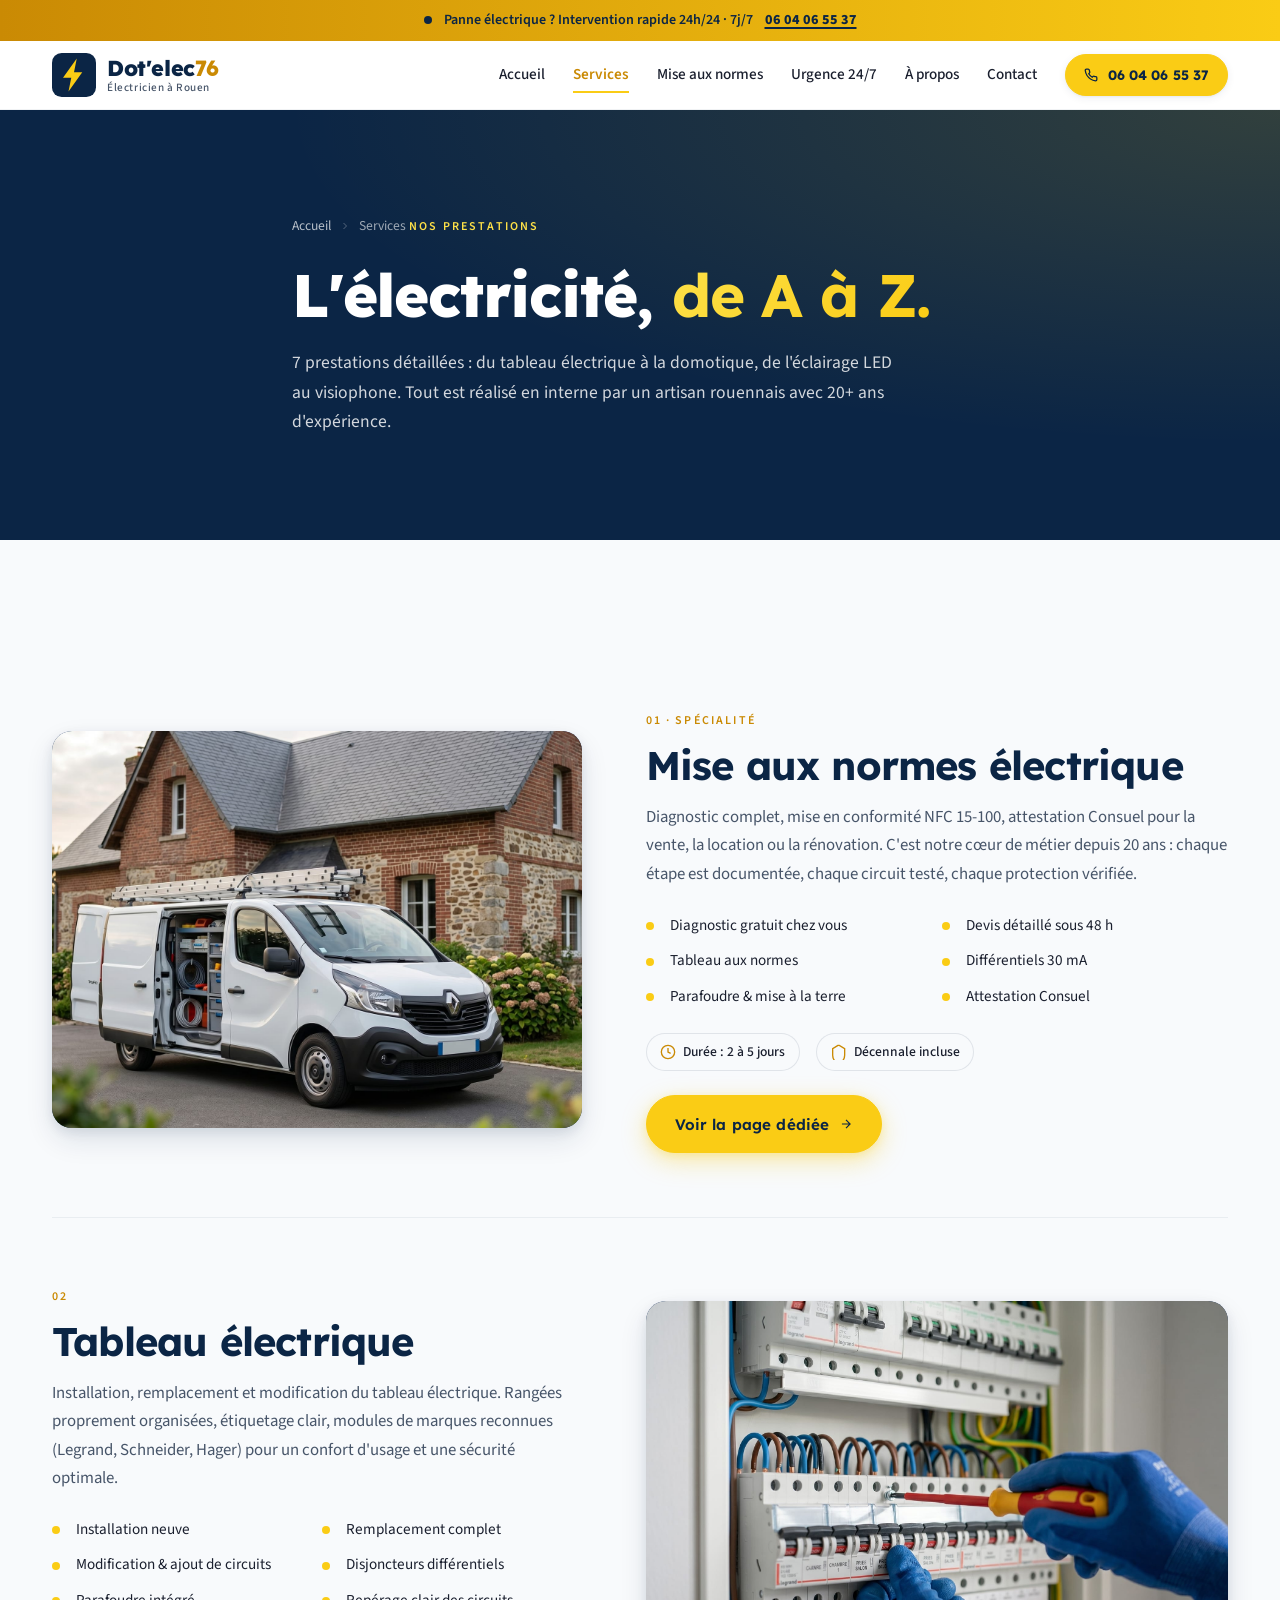
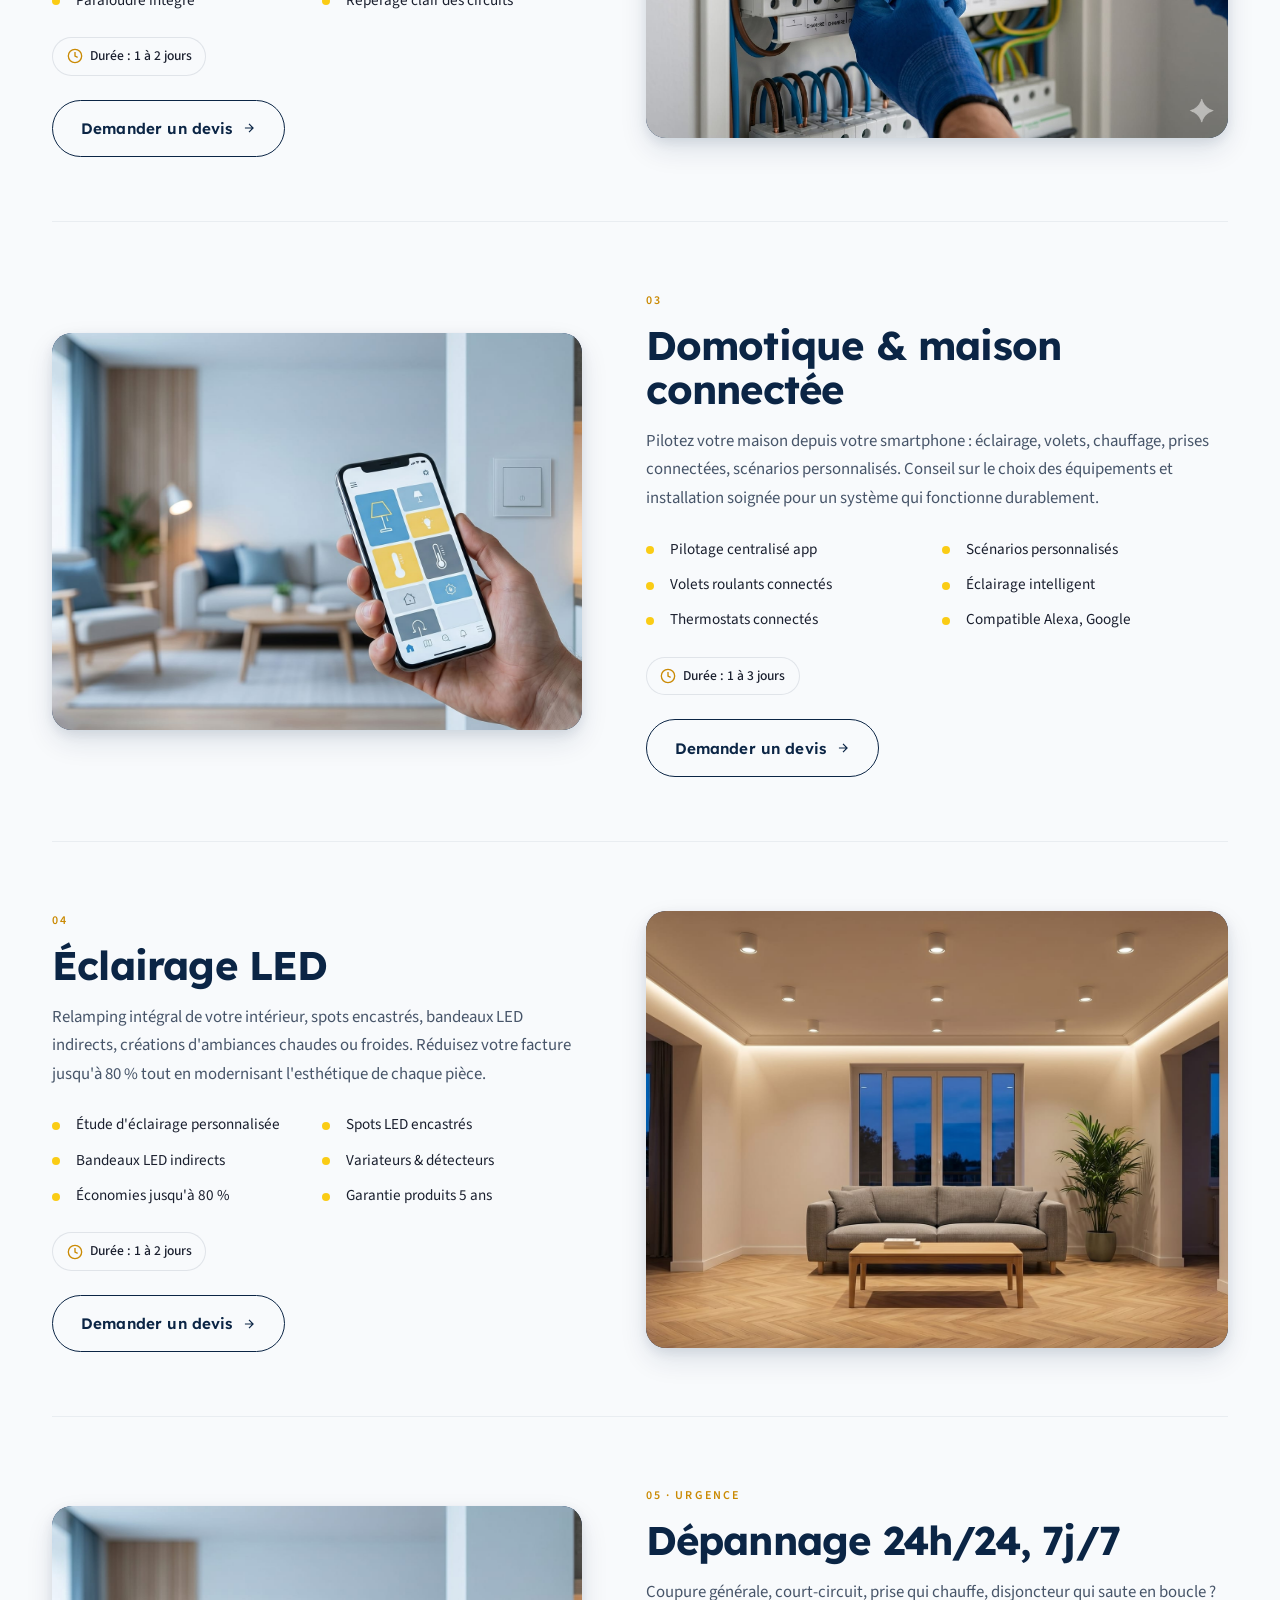
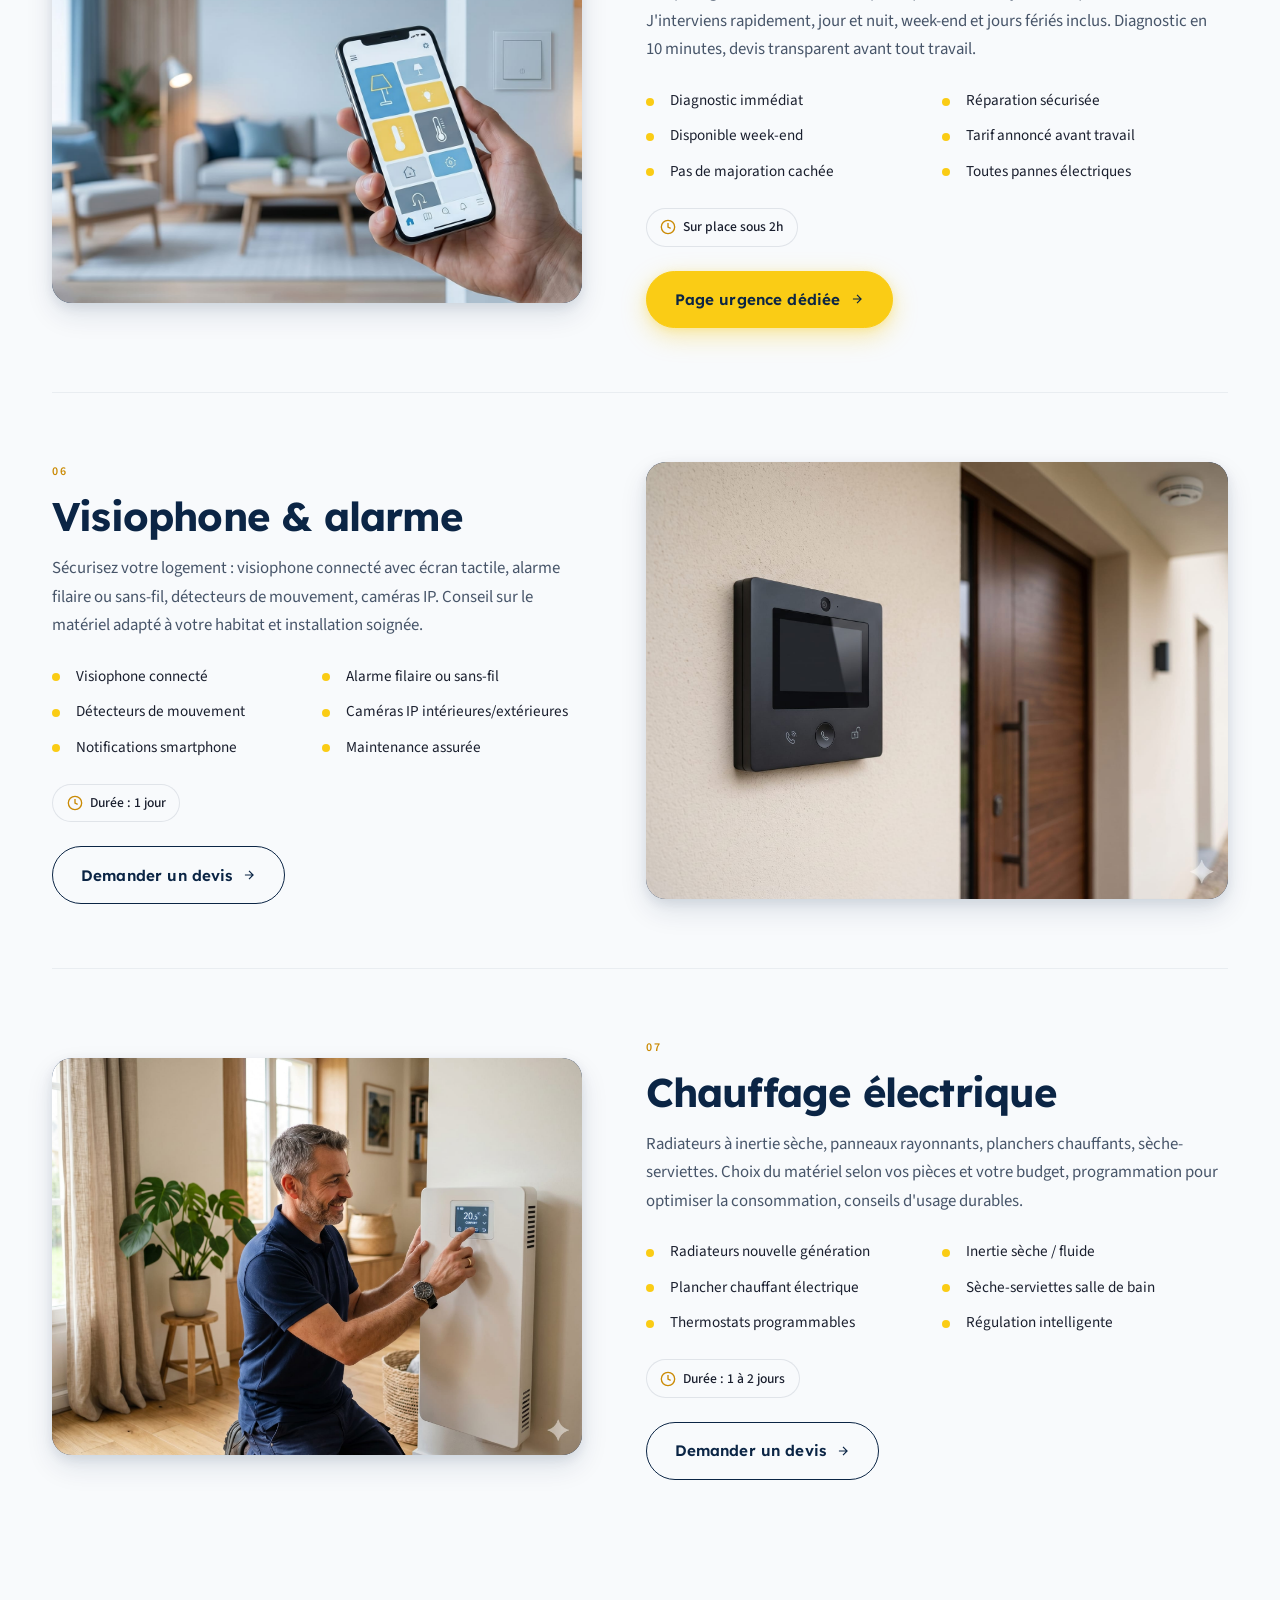
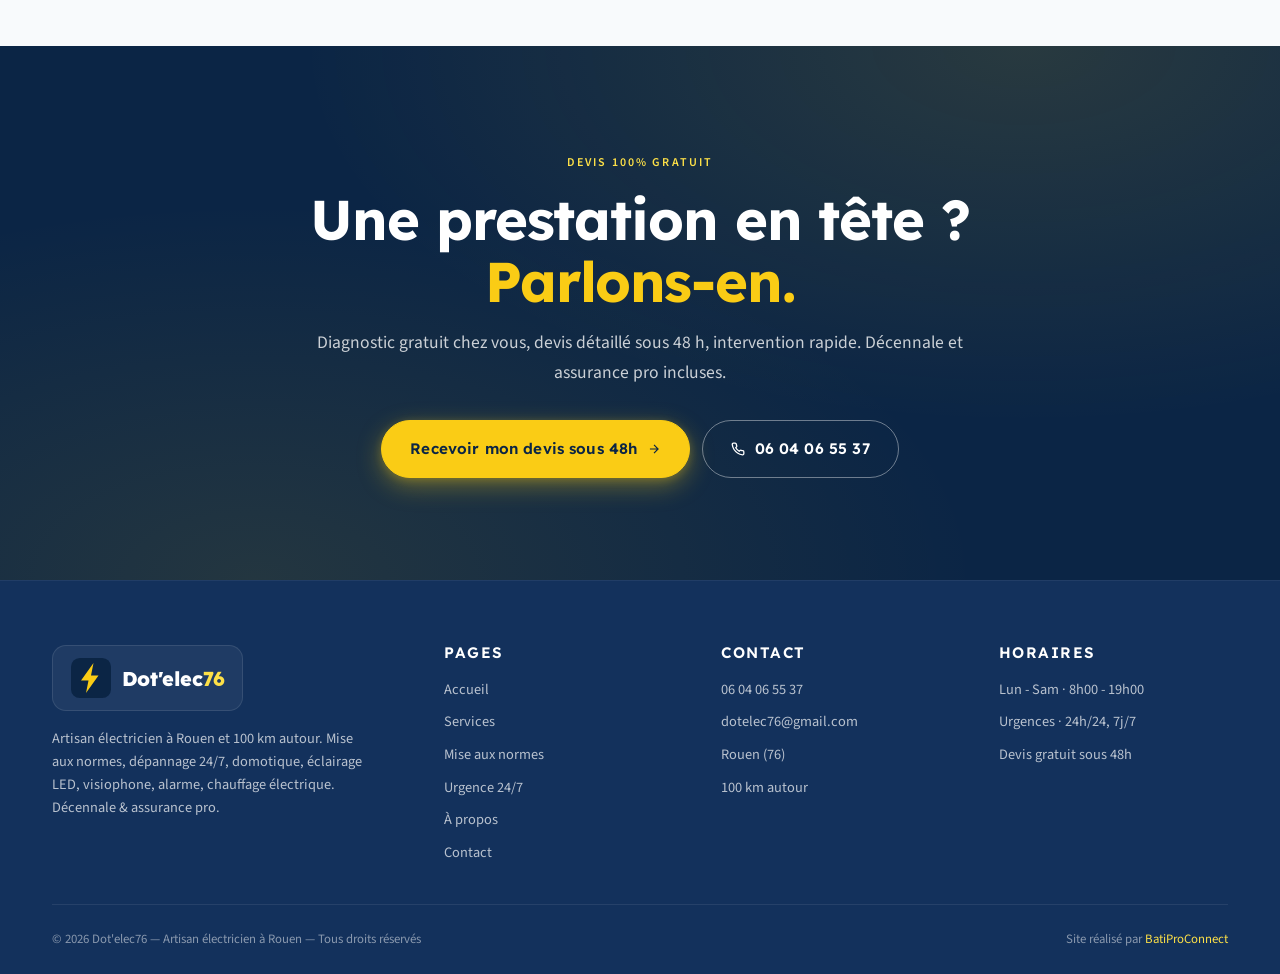
<file: services.html>
<!DOCTYPE html>
<html lang="fr">
<head>
<meta charset="UTF-8" />
<meta name="viewport" content="width=device-width, initial-scale=1.0" />
<title>Services électricité Rouen — 7 prestations détaillées · Dot'elec76</title>
<meta name="description" content="Détail des 7 prestations Dot'elec76 à Rouen : tableau électrique, domotique, éclairage LED, dépannage 24/7, visiophone, alarme, chauffage électrique. Devis gratuit sous 48h." />
<meta name="keywords" content="services électricien Rouen, tableau électrique Rouen, domotique Rouen, éclairage LED Rouen, visiophone Rouen, alarme Rouen, chauffage électrique Rouen" />
<meta name="theme-color" content="#0B2545" />
<link rel="canonical" href="https://dotelec76.pages.dev/services.html" />

<meta property="og:type" content="website" />
<meta property="og:title" content="Services électricité — Dot'elec76 Rouen" />
<meta property="og:description" content="7 prestations détaillées : tableau, domotique, éclairage, dépannage, visiophone, alarme, chauffage." />
<meta property="og:image" content="https://dotelec76.pages.dev/assets/img/services/service-tableau-electrique.jpg" />

<meta name="twitter:card" content="summary_large_image" />
<meta name="twitter:title" content="Services électricité — Dot'elec76 Rouen" />
<meta name="twitter:description" content="7 prestations détaillées : tableau, domotique, éclairage LED, dépannage, visiophone, alarme, chauffage." />
<meta name="twitter:image" content="https://dotelec76.pages.dev/assets/img/services/service-tableau-electrique.jpg" />
<meta property="og:locale" content="fr_FR" />

<link rel="preconnect" href="https://fonts.googleapis.com" />
<link rel="preconnect" href="https://fonts.gstatic.com" crossorigin />
<link href="https://fonts.googleapis.com/css2?family=Lexend:wght@400;500;600;700;800&family=Source+Sans+3:wght@300;400;500;600;700&display=swap" rel="stylesheet" />
<link rel="stylesheet" href="assets/css/style.css" />
<link rel="icon" type="image/svg+xml" href="data:image/svg+xml,%3Csvg xmlns='http://www.w3.org/2000/svg' viewBox='0 0 32 32'%3E%3Crect width='32' height='32' rx='6' fill='%230B2545'/%3E%3Cpath d='M18 4L8 18h6l-2 10 10-14h-6l2-10z' fill='%23FACC15'/%3E%3C/svg%3E" />
</head>

<body>

<div class="urgence-bar">
  <div class="container urgence-bar__inner">
    <span class="urgence-bar__pulse" aria-hidden="true"></span>
    <span>Panne électrique&nbsp;? Intervention rapide 24h/24 &middot; 7j/7</span>
    <a href="tel:0604065537" class="urgence-bar__tel">06 04 06 55 37</a>
  </div>
</div>

<header class="site-header" id="siteHeader">
  <div class="container site-header__inner">
    <a href="index.html" class="brand-mark" aria-label="Dot'elec76 accueil">
      <span class="brand-logo">
        <svg width="36" height="36" viewBox="0 0 32 32" aria-hidden="true">
          <rect width="32" height="32" rx="7" fill="#0B2545"/>
          <path d="M18 4L8 18h6l-2 10 10-14h-6l2-10z" fill="#FACC15"/>
        </svg>
        <span class="brand-text">
          <span class="brand-text__main">Dot'elec<span class="brand-text__num">76</span></span>
          <span class="brand-text__sub">Électricien à Rouen</span>
        </span>
      </span>
    </a>
    <nav class="desktop-nav" aria-label="Navigation principale">
      <a href="index.html" class="nav-link">Accueil</a>
      <a href="services.html" class="nav-link active" aria-current="page">Services</a>
      <a href="mise-aux-normes.html" class="nav-link">Mise aux normes</a>
      <a href="urgence-24-7.html" class="nav-link">Urgence 24/7</a>
      <a href="a-propos.html" class="nav-link">À propos</a>
      <a href="contact.html" class="nav-link">Contact</a>
      <a href="tel:0604065537" class="btn btn-cta-sm">
        <svg width="14" height="14" viewBox="0 0 24 24" fill="none" stroke="currentColor" stroke-width="2.2"><path d="M22 16.92v3a2 2 0 01-2.18 2 19.79 19.79 0 01-8.63-3.07 19.5 19.5 0 01-6-6 19.79 19.79 0 01-3.07-8.67A2 2 0 014.11 2h3a2 2 0 012 1.72 12.84 12.84 0 00.7 2.81 2 2 0 01-.45 2.11L8.09 9.91a16 16 0 006 6l1.27-1.27a2 2 0 012.11-.45 12.84 12.84 0 002.81.7A2 2 0 0122 16.92z"/></svg>
        06 04 06 55 37
      </a>
    </nav>
    <button class="mobile-menu-btn" id="mobileMenuBtn" aria-label="Ouvrir le menu" aria-expanded="false"><span></span><span></span><span></span></button>
  </div>
</header>

<div class="mobile-menu" id="mobileMenu" aria-hidden="true">
  <a href="index.html" class="nav-link">Accueil</a>
  <a href="services.html" class="nav-link">Services</a>
  <a href="mise-aux-normes.html" class="nav-link">Mise aux normes</a>
  <a href="urgence-24-7.html" class="nav-link">Urgence 24/7</a>
  <a href="a-propos.html" class="nav-link">À propos</a>
  <a href="contact.html" class="nav-link">Contact</a>
  <a href="tel:0604065537" class="btn btn-primary mt-4">
    <svg width="14" height="14" viewBox="0 0 24 24" fill="none" stroke="currentColor" stroke-width="2.2"><path d="M22 16.92v3a2 2 0 01-2.18 2 19.79 19.79 0 01-8.63-3.07 19.5 19.5 0 01-6-6 19.79 19.79 0 01-3.07-8.67A2 2 0 014.11 2h3a2 2 0 012 1.72 12.84 12.84 0 00.7 2.81 2 2 0 01-.45 2.11L8.09 9.91a16 16 0 006 6l1.27-1.27a2 2 0 012.11-.45 12.84 12.84 0 002.81.7A2 2 0 0122 16.92z"/></svg>
    Appeler maintenant
  </a>
</div>

<main>

<section class="page-hero">
  <div class="container page-hero__content" data-reveal>
    <div class="page-hero__breadcrumb">
      <a href="index.html">Accueil</a>
      <svg viewBox="0 0 24 24" fill="none" stroke="currentColor" stroke-width="2"><path d="M9 18l6-6-6-6"/></svg>
      <span>Services</span>
    </div>
    <span class="eyebrow eyebrow-light">Nos prestations</span>
    <h1>L'électricité, <em>de A à Z.</em></h1>
    <p>7 prestations détaillées : du tableau électrique à la domotique, de l'éclairage LED au visiophone. Tout est réalisé en interne par un artisan rouennais avec 20+ ans d'expérience.</p>
  </div>
</section>

<section class="section">
  <div class="container">

    <article class="service-detail" id="mise-aux-normes">
      <div class="service-detail__visual" data-reveal>
        <img src="assets/img/services/service-mise-aux-normes.jpg" alt="Mise aux normes électrique NFC 15-100" loading="lazy" />
      </div>
      <div class="service-detail__content">
        <span class="eyebrow" data-reveal>01 · Spécialité</span>
        <h2 data-reveal data-delay="1">Mise aux normes électrique</h2>
        <p data-reveal data-delay="2">Diagnostic complet, mise en conformité NFC&nbsp;15-100, attestation Consuel pour la vente, la location ou la rénovation. C'est notre cœur de métier depuis 20 ans : chaque étape est documentée, chaque circuit testé, chaque protection vérifiée.</p>
        <ul class="service-detail__list" data-reveal data-delay="3">
          <li>Diagnostic gratuit chez vous</li>
          <li>Devis détaillé sous 48&nbsp;h</li>
          <li>Tableau aux normes</li>
          <li>Différentiels 30&nbsp;mA</li>
          <li>Parafoudre &amp; mise à la terre</li>
          <li>Attestation Consuel</li>
        </ul>
        <div class="service-detail__meta" data-reveal data-delay="4">
          <span class="service-detail__meta-item"><svg viewBox="0 0 24 24" fill="none" stroke="currentColor" stroke-width="2"><circle cx="12" cy="12" r="10"/><path d="M12 6v6l4 2"/></svg>Durée : 2 à 5 jours</span>
          <span class="service-detail__meta-item"><svg viewBox="0 0 24 24" fill="none" stroke="currentColor" stroke-width="2"><path d="M12 2L4 7v10c0 5.55 3.84 10.74 9 12 5.16-1.26 9-6.45 9-12V7l-8-5z"/></svg>Décennale incluse</span>
        </div>
        <a href="mise-aux-normes.html" class="btn btn-primary">Voir la page dédiée
          <svg width="14" height="14" viewBox="0 0 24 24" fill="none" stroke="currentColor" stroke-width="2"><path d="M5 12h14m-7-7l7 7-7 7"/></svg>
        </a>
      </div>
    </article>

    <article class="service-detail service-detail--reverse" id="tableau">
      <div class="service-detail__visual" data-reveal>
        <img src="assets/img/services/service-tableau-electrique.jpg" alt="Tableau électrique" loading="lazy" />
      </div>
      <div class="service-detail__content">
        <span class="eyebrow" data-reveal>02</span>
        <h2 data-reveal data-delay="1">Tableau électrique</h2>
        <p data-reveal data-delay="2">Installation, remplacement et modification du tableau électrique. Rangées proprement organisées, étiquetage clair, modules de marques reconnues (Legrand, Schneider, Hager) pour un confort d'usage et une sécurité optimale.</p>
        <ul class="service-detail__list" data-reveal data-delay="3">
          <li>Installation neuve</li>
          <li>Remplacement complet</li>
          <li>Modification &amp; ajout de circuits</li>
          <li>Disjoncteurs différentiels</li>
          <li>Parafoudre intégré</li>
          <li>Repérage clair des circuits</li>
        </ul>
        <div class="service-detail__meta">
          <span class="service-detail__meta-item"><svg viewBox="0 0 24 24" fill="none" stroke="currentColor" stroke-width="2"><circle cx="12" cy="12" r="10"/><path d="M12 6v6l4 2"/></svg>Durée : 1 à 2 jours</span>
        </div>
        <a href="contact.html" class="btn btn-outline">Demander un devis
          <svg width="14" height="14" viewBox="0 0 24 24" fill="none" stroke="currentColor" stroke-width="2"><path d="M5 12h14m-7-7l7 7-7 7"/></svg>
        </a>
      </div>
    </article>

    <article class="service-detail" id="domotique">
      <div class="service-detail__visual" data-reveal>
        <img src="assets/img/services/service-domotique.jpg" alt="Domotique maison connectée" loading="lazy" />
      </div>
      <div class="service-detail__content">
        <span class="eyebrow" data-reveal>03</span>
        <h2 data-reveal data-delay="1">Domotique &amp; maison connectée</h2>
        <p data-reveal data-delay="2">Pilotez votre maison depuis votre smartphone : éclairage, volets, chauffage, prises connectées, scénarios personnalisés. Conseil sur le choix des équipements et installation soignée pour un système qui fonctionne durablement.</p>
        <ul class="service-detail__list" data-reveal data-delay="3">
          <li>Pilotage centralisé app</li>
          <li>Scénarios personnalisés</li>
          <li>Volets roulants connectés</li>
          <li>Éclairage intelligent</li>
          <li>Thermostats connectés</li>
          <li>Compatible Alexa, Google</li>
        </ul>
        <div class="service-detail__meta">
          <span class="service-detail__meta-item"><svg viewBox="0 0 24 24" fill="none" stroke="currentColor" stroke-width="2"><circle cx="12" cy="12" r="10"/><path d="M12 6v6l4 2"/></svg>Durée : 1 à 3 jours</span>
        </div>
        <a href="contact.html" class="btn btn-outline">Demander un devis
          <svg width="14" height="14" viewBox="0 0 24 24" fill="none" stroke="currentColor" stroke-width="2"><path d="M5 12h14m-7-7l7 7-7 7"/></svg>
        </a>
      </div>
    </article>

    <article class="service-detail service-detail--reverse" id="eclairage">
      <div class="service-detail__visual" data-reveal>
        <img src="assets/img/services/service-eclairage-led.jpg" alt="Éclairage LED moderne" loading="lazy" />
      </div>
      <div class="service-detail__content">
        <span class="eyebrow" data-reveal>04</span>
        <h2 data-reveal data-delay="1">Éclairage LED</h2>
        <p data-reveal data-delay="2">Relamping intégral de votre intérieur, spots encastrés, bandeaux LED indirects, créations d'ambiances chaudes ou froides. Réduisez votre facture jusqu'à 80&nbsp;% tout en modernisant l'esthétique de chaque pièce.</p>
        <ul class="service-detail__list" data-reveal data-delay="3">
          <li>Étude d'éclairage personnalisée</li>
          <li>Spots LED encastrés</li>
          <li>Bandeaux LED indirects</li>
          <li>Variateurs &amp; détecteurs</li>
          <li>Économies jusqu'à 80&nbsp;%</li>
          <li>Garantie produits 5 ans</li>
        </ul>
        <div class="service-detail__meta">
          <span class="service-detail__meta-item"><svg viewBox="0 0 24 24" fill="none" stroke="currentColor" stroke-width="2"><circle cx="12" cy="12" r="10"/><path d="M12 6v6l4 2"/></svg>Durée : 1 à 2 jours</span>
        </div>
        <a href="contact.html" class="btn btn-outline">Demander un devis
          <svg width="14" height="14" viewBox="0 0 24 24" fill="none" stroke="currentColor" stroke-width="2"><path d="M5 12h14m-7-7l7 7-7 7"/></svg>
        </a>
      </div>
    </article>

    <article class="service-detail" id="depannage">
      <div class="service-detail__visual" data-reveal>
        <img src="assets/img/services/service-depannage-urgence.jpg" alt="Dépannage électrique urgence" loading="lazy" />
      </div>
      <div class="service-detail__content">
        <span class="eyebrow" data-reveal>05 · Urgence</span>
        <h2 data-reveal data-delay="1">Dépannage 24h/24, 7j/7</h2>
        <p data-reveal data-delay="2">Coupure générale, court-circuit, prise qui chauffe, disjoncteur qui saute en boucle&nbsp;? J'interviens rapidement, jour et nuit, week-end et jours fériés inclus. Diagnostic en 10&nbsp;minutes, devis transparent avant tout travail.</p>
        <ul class="service-detail__list" data-reveal data-delay="3">
          <li>Diagnostic immédiat</li>
          <li>Réparation sécurisée</li>
          <li>Disponible week-end</li>
          <li>Tarif annoncé avant travail</li>
          <li>Pas de majoration cachée</li>
          <li>Toutes pannes électriques</li>
        </ul>
        <div class="service-detail__meta">
          <span class="service-detail__meta-item"><svg viewBox="0 0 24 24" fill="none" stroke="currentColor" stroke-width="2"><circle cx="12" cy="12" r="10"/><path d="M12 6v6l4 2"/></svg>Sur place sous 2h</span>
        </div>
        <a href="urgence-24-7.html" class="btn btn-primary">Page urgence dédiée
          <svg width="14" height="14" viewBox="0 0 24 24" fill="none" stroke="currentColor" stroke-width="2"><path d="M5 12h14m-7-7l7 7-7 7"/></svg>
        </a>
      </div>
    </article>

    <article class="service-detail service-detail--reverse" id="visiophone">
      <div class="service-detail__visual" data-reveal>
        <img src="assets/img/services/service-visiophone-alarme.jpg" alt="Visiophone et alarme" loading="lazy" />
      </div>
      <div class="service-detail__content">
        <span class="eyebrow" data-reveal>06</span>
        <h2 data-reveal data-delay="1">Visiophone &amp; alarme</h2>
        <p data-reveal data-delay="2">Sécurisez votre logement&nbsp;: visiophone connecté avec écran tactile, alarme filaire ou sans-fil, détecteurs de mouvement, caméras IP. Conseil sur le matériel adapté à votre habitat et installation soignée.</p>
        <ul class="service-detail__list" data-reveal data-delay="3">
          <li>Visiophone connecté</li>
          <li>Alarme filaire ou sans-fil</li>
          <li>Détecteurs de mouvement</li>
          <li>Caméras IP intérieures/extérieures</li>
          <li>Notifications smartphone</li>
          <li>Maintenance assurée</li>
        </ul>
        <div class="service-detail__meta">
          <span class="service-detail__meta-item"><svg viewBox="0 0 24 24" fill="none" stroke="currentColor" stroke-width="2"><circle cx="12" cy="12" r="10"/><path d="M12 6v6l4 2"/></svg>Durée : 1 jour</span>
        </div>
        <a href="contact.html" class="btn btn-outline">Demander un devis
          <svg width="14" height="14" viewBox="0 0 24 24" fill="none" stroke="currentColor" stroke-width="2"><path d="M5 12h14m-7-7l7 7-7 7"/></svg>
        </a>
      </div>
    </article>

    <article class="service-detail" id="chauffage">
      <div class="service-detail__visual" data-reveal>
        <img src="assets/img/services/service-chauffage-electrique.jpg" alt="Chauffage électrique design" loading="lazy" />
      </div>
      <div class="service-detail__content">
        <span class="eyebrow" data-reveal>07</span>
        <h2 data-reveal data-delay="1">Chauffage électrique</h2>
        <p data-reveal data-delay="2">Radiateurs à inertie sèche, panneaux rayonnants, planchers chauffants, sèche-serviettes. Choix du matériel selon vos pièces et votre budget, programmation pour optimiser la consommation, conseils d'usage durables.</p>
        <ul class="service-detail__list" data-reveal data-delay="3">
          <li>Radiateurs nouvelle génération</li>
          <li>Inertie sèche / fluide</li>
          <li>Plancher chauffant électrique</li>
          <li>Sèche-serviettes salle de bain</li>
          <li>Thermostats programmables</li>
          <li>Régulation intelligente</li>
        </ul>
        <div class="service-detail__meta">
          <span class="service-detail__meta-item"><svg viewBox="0 0 24 24" fill="none" stroke="currentColor" stroke-width="2"><circle cx="12" cy="12" r="10"/><path d="M12 6v6l4 2"/></svg>Durée : 1 à 2 jours</span>
        </div>
        <a href="contact.html" class="btn btn-outline">Demander un devis
          <svg width="14" height="14" viewBox="0 0 24 24" fill="none" stroke="currentColor" stroke-width="2"><path d="M5 12h14m-7-7l7 7-7 7"/></svg>
        </a>
      </div>
    </article>

  </div>
</section>

<section class="section section-cta-final">
  <div class="container">
    <div class="cta-final__inner" data-reveal>
      <span class="eyebrow eyebrow-light">Devis 100% gratuit</span>
      <h2>Une prestation en tête&nbsp;? <em>Parlons-en.</em></h2>
      <p>Diagnostic gratuit chez vous, devis détaillé sous 48&nbsp;h, intervention rapide. Décennale et assurance pro incluses.</p>
      <div class="cta-final__buttons">
        <a href="contact.html" class="btn btn-primary">Recevoir mon devis sous 48h<svg width="14" height="14" viewBox="0 0 24 24" fill="none" stroke="currentColor" stroke-width="2"><path d="M5 12h14m-7-7l7 7-7 7"/></svg></a>
        <a href="tel:0604065537" class="btn btn-outline-light">
          <svg width="14" height="14" viewBox="0 0 24 24" fill="none" stroke="currentColor" stroke-width="2.2"><path d="M22 16.92v3a2 2 0 01-2.18 2 19.79 19.79 0 01-8.63-3.07 19.5 19.5 0 01-6-6 19.79 19.79 0 01-3.07-8.67A2 2 0 014.11 2h3a2 2 0 012 1.72 12.84 12.84 0 00.7 2.81 2 2 0 01-.45 2.11L8.09 9.91a16 16 0 006 6l1.27-1.27a2 2 0 012.11-.45 12.84 12.84 0 002.81.7A2 2 0 0122 16.92z"/></svg>
          06 04 06 55 37
        </a>
      </div>
    </div>
  </div>
</section>

</main>

<footer class="site-footer">
  <div class="container">
    <div class="footer__grid">
      <div class="footer__col footer__col--brand">
        <div class="footer-logo-wrap">
          <svg width="40" height="40" viewBox="0 0 32 32" aria-hidden="true">
            <rect width="32" height="32" rx="7" fill="#0B2545"/>
            <path d="M18 4L8 18h6l-2 10 10-14h-6l2-10z" fill="#FACC15"/>
          </svg>
          <span class="footer-brand-text">Dot'elec<span>76</span></span>
        </div>
        <p>Artisan électricien à Rouen et 100&nbsp;km autour. Mise aux normes, dépannage 24/7, domotique, éclairage LED, visiophone, alarme, chauffage électrique. Décennale &amp; assurance pro.</p>
      </div>
      <div class="footer__col">
        <h4>Pages</h4>
        <ul>
          <li><a href="index.html">Accueil</a></li>
          <li><a href="services.html">Services</a></li>
          <li><a href="mise-aux-normes.html">Mise aux normes</a></li>
          <li><a href="urgence-24-7.html">Urgence 24/7</a></li>
          <li><a href="a-propos.html">À propos</a></li>
          <li><a href="contact.html">Contact</a></li>
        </ul>
      </div>
      <div class="footer__col">
        <h4>Contact</h4>
        <ul>
          <li><a href="tel:0604065537">06 04 06 55 37</a></li>
          <li><a href="mailto:dotelec76@gmail.com">dotelec76@gmail.com</a></li>
          <li>Rouen (76)</li>
          <li>100 km autour</li>
        </ul>
      </div>
      <div class="footer__col">
        <h4>Horaires</h4>
        <ul>
          <li>Lun - Sam · 8h00 - 19h00</li>
          <li>Urgences · 24h/24, 7j/7</li>
          <li>Devis gratuit sous 48h</li>
        </ul>
      </div>
    </div>
    <div class="footer__bottom">
      <small>© <span id="year">2026</span> Dot'elec76 — Artisan électricien à Rouen — Tous droits réservés</small>
      <small>Site réalisé par <a href="https://batiproconnect.com/site-web/" target="_blank" rel="noopener">BatiProConnect</a></small>
    </div>
  </div>
</footer>

<a href="tel:0604065537" class="floating-call" aria-label="Appeler Dot'elec76">
  <svg viewBox="0 0 24 24" fill="none" stroke="currentColor" stroke-width="2.2"><path d="M22 16.92v3a2 2 0 01-2.18 2 19.79 19.79 0 01-8.63-3.07 19.5 19.5 0 01-6-6 19.79 19.79 0 01-3.07-8.67A2 2 0 014.11 2h3a2 2 0 012 1.72 12.84 12.84 0 00.7 2.81 2 2 0 01-.45 2.11L8.09 9.91a16 16 0 006 6l1.27-1.27a2 2 0 012.11-.45 12.84 12.84 0 002.81.7A2 2 0 0122 16.92z"/></svg>
</a>

<script src="assets/js/script.js"></script>
</body>
</html>
</file>
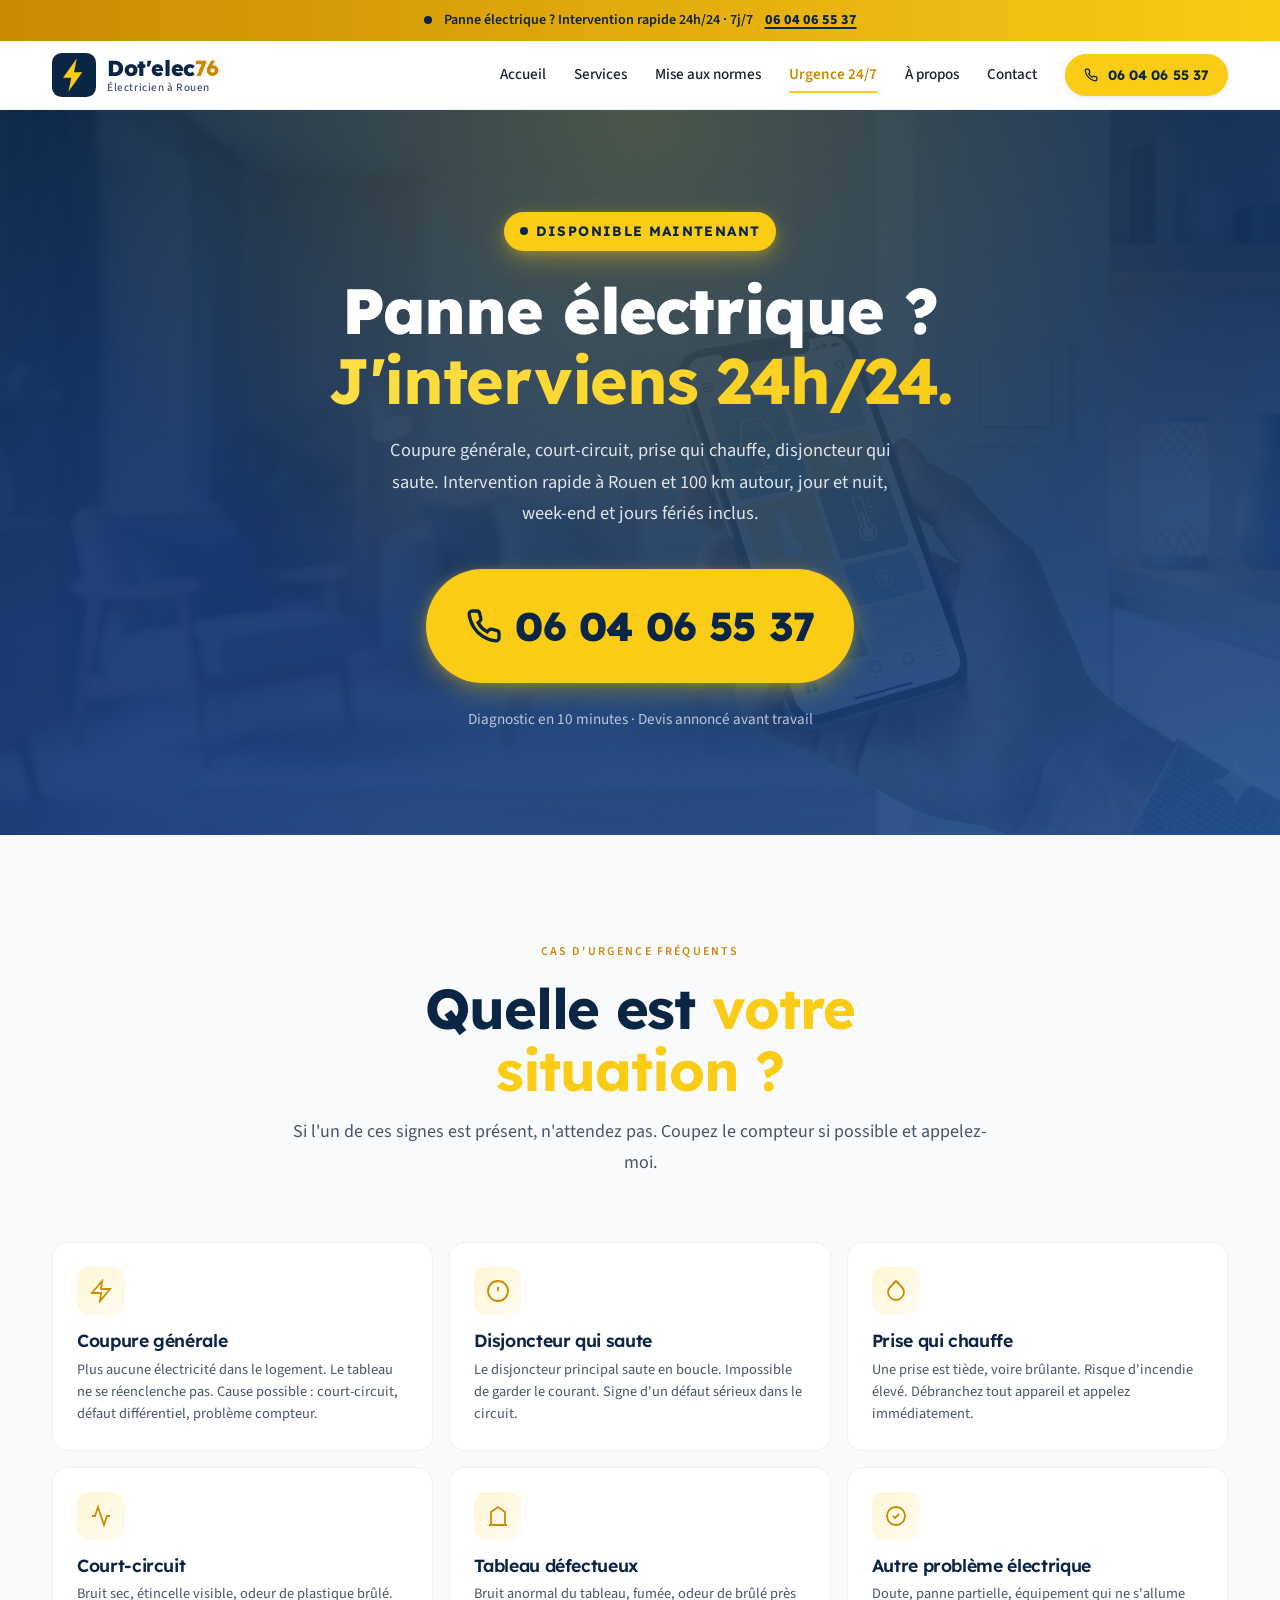
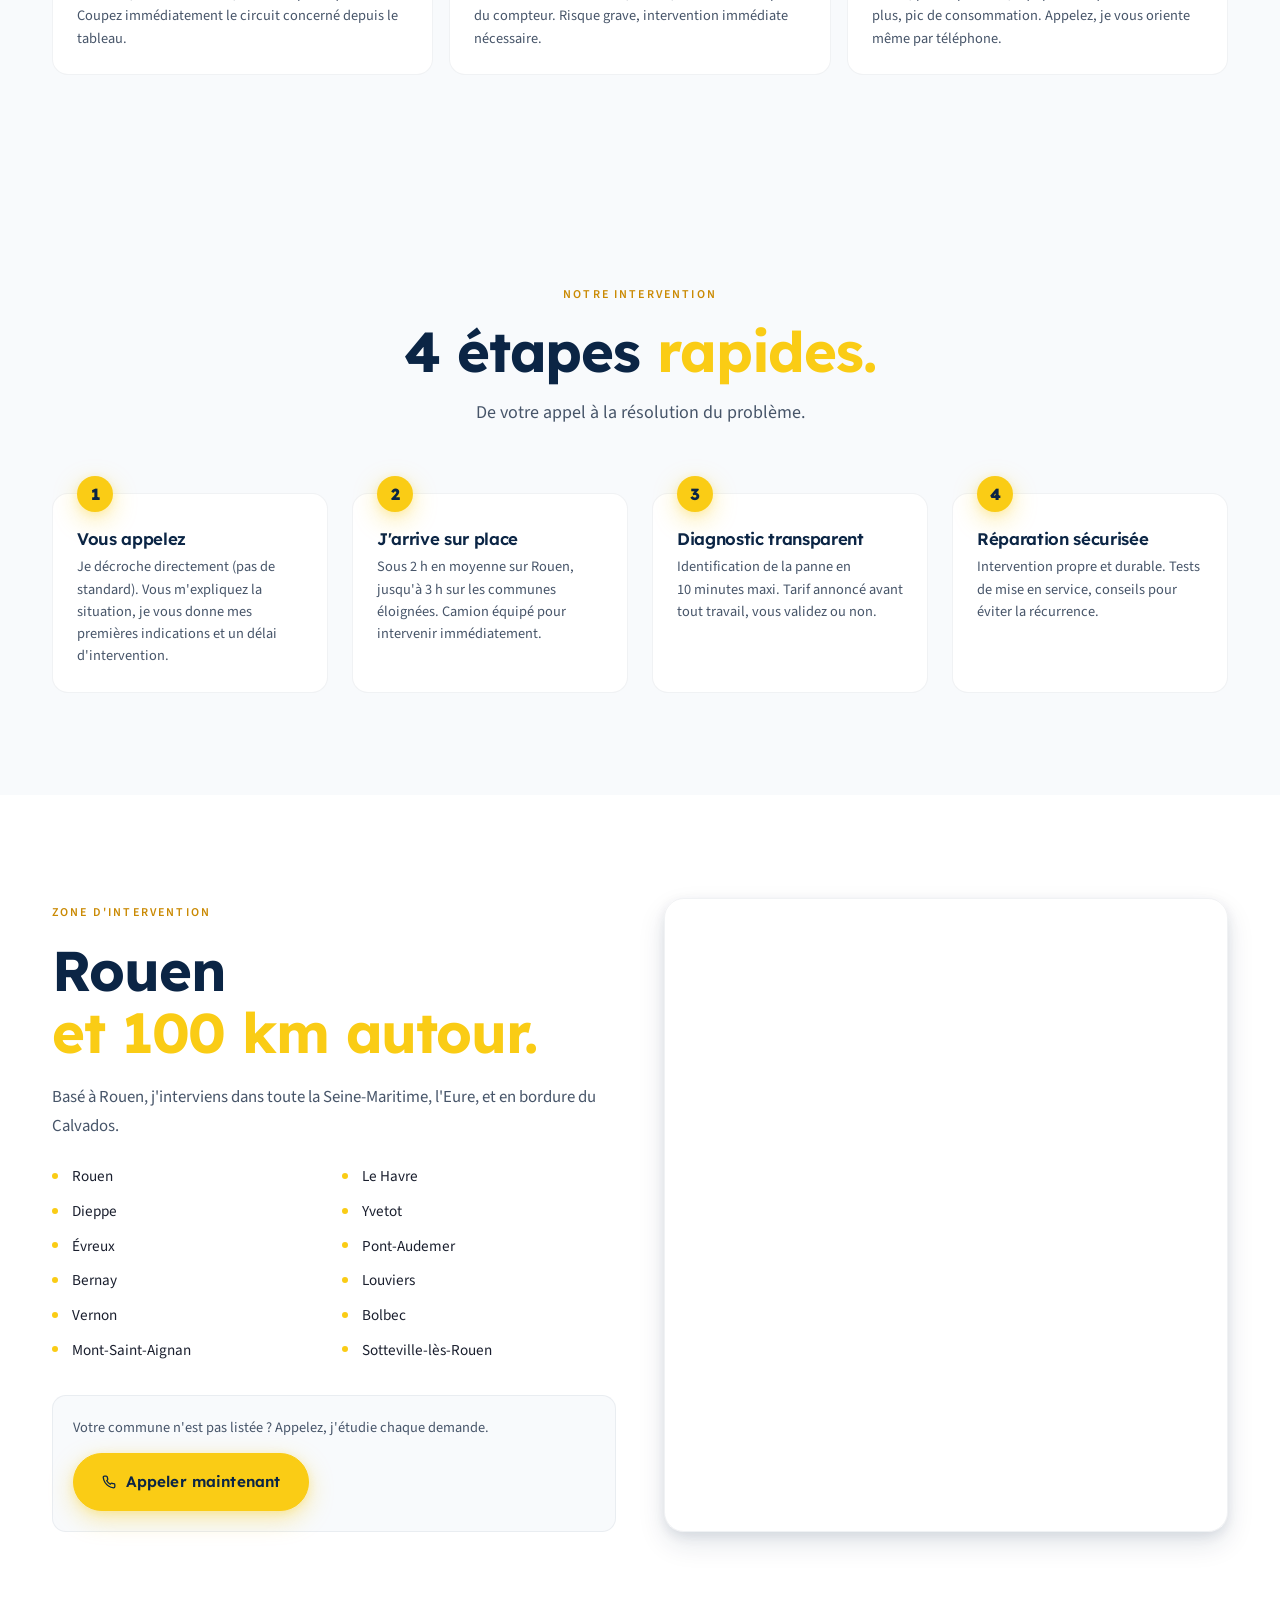
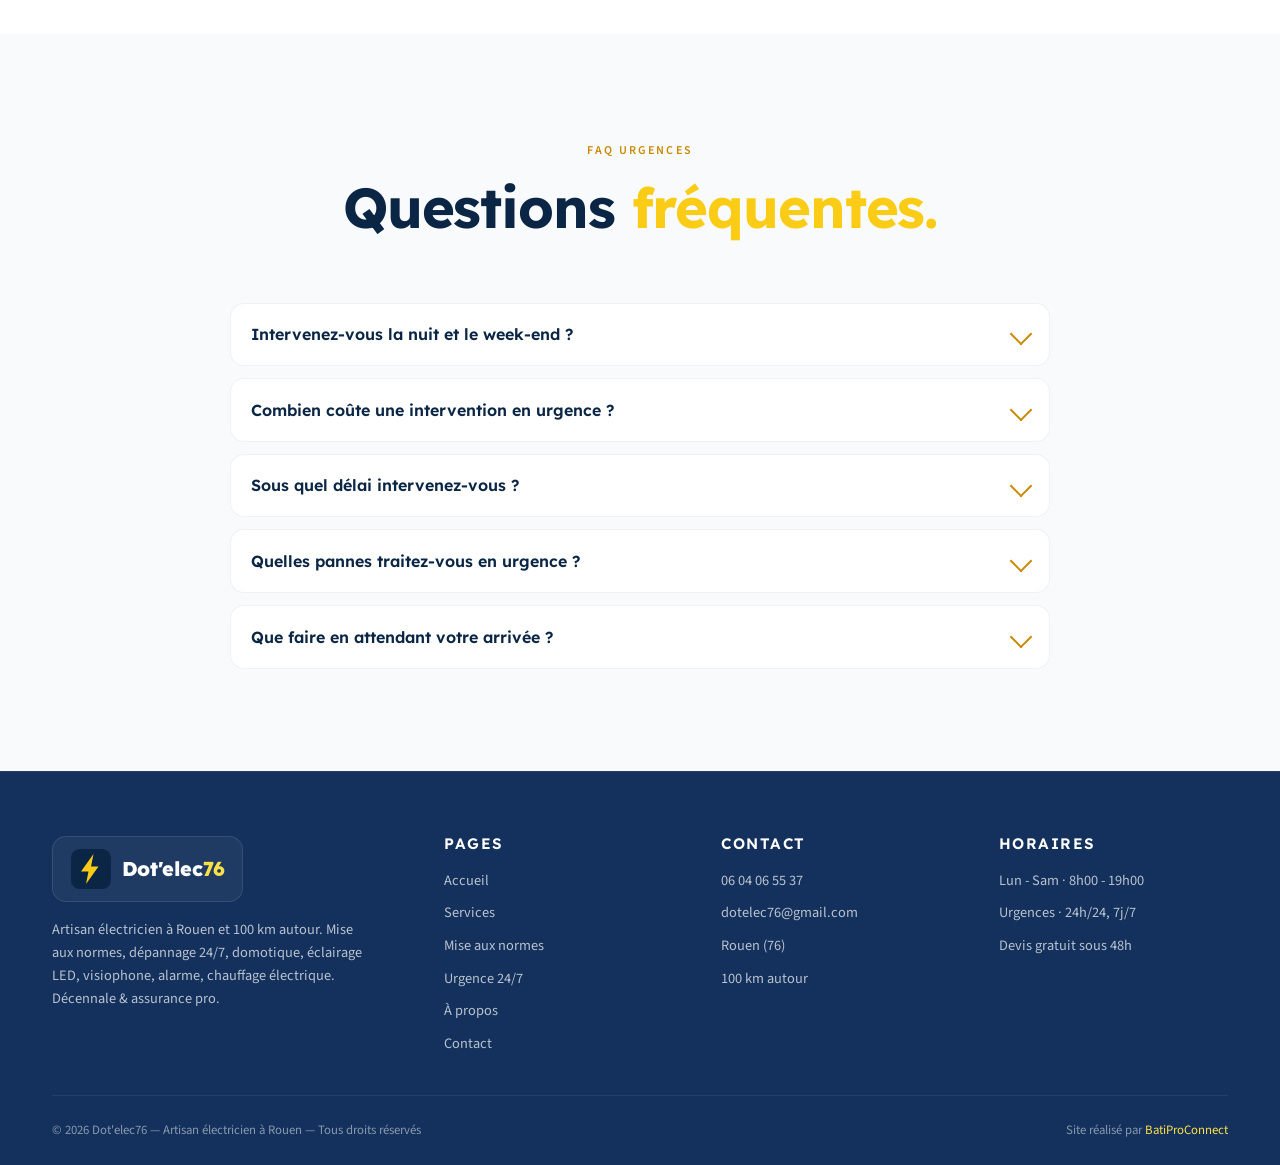
<file: urgence-24-7.html>
<!DOCTYPE html>
<html lang="fr">
<head>
<meta charset="UTF-8" />
<meta name="viewport" content="width=device-width, initial-scale=1.0" />
<title>Dépannage électrique urgence 24/7 Rouen — Dot'elec76</title>
<meta name="description" content="Dépannage électrique en urgence 24h/24, 7j/7 à Rouen et 100 km autour. Coupure générale, court-circuit, prise qui chauffe, panne tableau. Intervention sous 2h." />
<meta name="keywords" content="dépannage électrique urgence Rouen, électricien 24/7 Rouen, panne électrique nuit Rouen, court-circuit Rouen, électricien week-end Rouen" />
<meta name="theme-color" content="#0B2545" />
<link rel="canonical" href="https://dotelec76.pages.dev/urgence-24-7.html" />

<meta property="og:type" content="website" />
<meta property="og:title" content="Urgence électrique 24/7 — Dot'elec76 Rouen" />
<meta property="og:description" content="Intervention rapide jour et nuit, week-end inclus. Coupure, court-circuit, panne tableau." />
<meta property="og:image" content="https://dotelec76.pages.dev/assets/img/services/service-depannage-urgence.jpg" />

<meta name="twitter:card" content="summary_large_image" />
<meta name="twitter:title" content="Urgence électrique 24/7 — Dot'elec76 Rouen" />
<meta name="twitter:description" content="Intervention rapide jour et nuit, week-end inclus. Coupure, court-circuit, panne tableau." />
<meta name="twitter:image" content="https://dotelec76.pages.dev/assets/img/services/service-depannage-urgence.jpg" />

<link rel="preconnect" href="https://fonts.googleapis.com" />
<link rel="preconnect" href="https://fonts.gstatic.com" crossorigin />
<link href="https://fonts.googleapis.com/css2?family=Lexend:wght@400;500;600;700;800&family=Source+Sans+3:wght@300;400;500;600;700&display=swap" rel="stylesheet" />
<link rel="stylesheet" href="assets/css/style.css" />
<link rel="icon" type="image/svg+xml" href="data:image/svg+xml,%3Csvg xmlns='http://www.w3.org/2000/svg' viewBox='0 0 32 32'%3E%3Crect width='32' height='32' rx='6' fill='%230B2545'/%3E%3Cpath d='M18 4L8 18h6l-2 10 10-14h-6l2-10z' fill='%23FACC15'/%3E%3C/svg%3E" />

<script type="application/ld+json">
{
  "@context": "https://schema.org",
  "@type": "EmergencyService",
  "name": "Dot'elec76 — Dépannage électrique 24/7",
  "telephone": "+33604065537",
  "areaServed": { "@type": "Place", "name": "Rouen et 100 km autour" },
  "openingHours": "Mo-Su 00:00-23:59",
  "provider": { "@type": "Electrician", "name": "Dot'elec76" }
}
</script>
<script type="application/ld+json">
{
  "@context": "https://schema.org",
  "@type": "FAQPage",
  "mainEntity": [
    {"@type":"Question","name":"Intervenez-vous la nuit et le week-end ?","acceptedAnswer":{"@type":"Answer","text":"Oui, 24h/24 et 7j/7. Que ce soit un dimanche soir, en pleine nuit ou un jour férié, j'interviens rapidement pour toute urgence électrique."}},
    {"@type":"Question","name":"Combien coûte une intervention en urgence ?","acceptedAnswer":{"@type":"Answer","text":"Le tarif d'urgence dépend de l'horaire (jour/nuit/week-end) et de la nature de la panne. Vous recevez toujours un devis transparent avant tout travail. Pas de surprise."}},
    {"@type":"Question","name":"Sous quel délai intervenez-vous ?","acceptedAnswer":{"@type":"Answer","text":"Sous 2 heures en moyenne sur Rouen et son agglomération. Jusqu'à 3 heures pour les communes éloignées dans le rayon de 100 km."}},
    {"@type":"Question","name":"Quelles pannes traitez-vous en urgence ?","acceptedAnswer":{"@type":"Answer","text":"Coupure générale, court-circuit, prise ou tableau qui chauffe, disjoncteur qui saute en boucle, odeur de brûlé, panne d'éclairage, fuite de courant. Toutes les pannes électriques."}}
  ]
}
</script>
</head>

<body>

<div class="urgence-bar">
  <div class="container urgence-bar__inner">
    <span class="urgence-bar__pulse" aria-hidden="true"></span>
    <span>Panne électrique&nbsp;? Intervention rapide 24h/24 &middot; 7j/7</span>
    <a href="tel:0604065537" class="urgence-bar__tel">06 04 06 55 37</a>
  </div>
</div>

<header class="site-header" id="siteHeader">
  <div class="container site-header__inner">
    <a href="index.html" class="brand-mark" aria-label="Dot'elec76 accueil">
      <span class="brand-logo">
        <svg width="36" height="36" viewBox="0 0 32 32" aria-hidden="true">
          <rect width="32" height="32" rx="7" fill="#0B2545"/>
          <path d="M18 4L8 18h6l-2 10 10-14h-6l2-10z" fill="#FACC15"/>
        </svg>
        <span class="brand-text">
          <span class="brand-text__main">Dot'elec<span class="brand-text__num">76</span></span>
          <span class="brand-text__sub">Électricien à Rouen</span>
        </span>
      </span>
    </a>
    <nav class="desktop-nav" aria-label="Navigation principale">
      <a href="index.html" class="nav-link">Accueil</a>
      <a href="services.html" class="nav-link">Services</a>
      <a href="mise-aux-normes.html" class="nav-link">Mise aux normes</a>
      <a href="urgence-24-7.html" class="nav-link active" aria-current="page">Urgence 24/7</a>
      <a href="a-propos.html" class="nav-link">À propos</a>
      <a href="contact.html" class="nav-link">Contact</a>
      <a href="tel:0604065537" class="btn btn-cta-sm">
        <svg width="14" height="14" viewBox="0 0 24 24" fill="none" stroke="currentColor" stroke-width="2.2"><path d="M22 16.92v3a2 2 0 01-2.18 2 19.79 19.79 0 01-8.63-3.07 19.5 19.5 0 01-6-6 19.79 19.79 0 01-3.07-8.67A2 2 0 014.11 2h3a2 2 0 012 1.72 12.84 12.84 0 00.7 2.81 2 2 0 01-.45 2.11L8.09 9.91a16 16 0 006 6l1.27-1.27a2 2 0 012.11-.45 12.84 12.84 0 002.81.7A2 2 0 0122 16.92z"/></svg>
        06 04 06 55 37
      </a>
    </nav>
    <button class="mobile-menu-btn" id="mobileMenuBtn" aria-label="Ouvrir le menu" aria-expanded="false"><span></span><span></span><span></span></button>
  </div>
</header>

<div class="mobile-menu" id="mobileMenu" aria-hidden="true">
  <a href="index.html" class="nav-link">Accueil</a>
  <a href="services.html" class="nav-link">Services</a>
  <a href="mise-aux-normes.html" class="nav-link">Mise aux normes</a>
  <a href="urgence-24-7.html" class="nav-link">Urgence 24/7</a>
  <a href="a-propos.html" class="nav-link">À propos</a>
  <a href="contact.html" class="nav-link">Contact</a>
  <a href="tel:0604065537" class="btn btn-primary mt-4">Appeler maintenant</a>
</div>

<main>

<section class="urgence-hero">
  <div class="container urgence-hero__content">
    <div class="urgence-hero__badge">
      <span class="pulse" aria-hidden="true"></span>
      Disponible maintenant
    </div>
    <h1>Panne électrique&nbsp;?<br /><em>J'interviens 24h/24.</em></h1>
    <p>Coupure générale, court-circuit, prise qui chauffe, disjoncteur qui saute. Intervention rapide à Rouen et 100&nbsp;km autour, jour et nuit, week-end et jours fériés inclus.</p>
    <a href="tel:0604065537" class="urgence-hero__tel">
      <svg viewBox="0 0 24 24" fill="none" stroke="currentColor" stroke-width="2.2"><path d="M22 16.92v3a2 2 0 01-2.18 2 19.79 19.79 0 01-8.63-3.07 19.5 19.5 0 01-6-6 19.79 19.79 0 01-3.07-8.67A2 2 0 014.11 2h3a2 2 0 012 1.72 12.84 12.84 0 00.7 2.81 2 2 0 01-.45 2.11L8.09 9.91a16 16 0 006 6l1.27-1.27a2 2 0 012.11-.45 12.84 12.84 0 002.81.7A2 2 0 0122 16.92z"/></svg>
      06 04 06 55 37
    </a>
    <span class="urgence-hero__sub">Diagnostic en 10 minutes · Devis annoncé avant travail</span>
  </div>
</section>

<section class="section">
  <div class="container">
    <div class="section-header">
      <span class="eyebrow" data-reveal>Cas d'urgence fréquents</span>
      <h2 data-reveal data-delay="1">Quelle est <em>votre situation&nbsp;?</em></h2>
      <p data-reveal data-delay="2">Si l'un de ces signes est présent, n'attendez pas. Coupez le compteur si possible et appelez-moi.</p>
    </div>

    <div class="urgence-cases">
      <div class="urgence-case" data-reveal>
        <div class="urgence-case__icon"><svg viewBox="0 0 24 24" fill="none" stroke="currentColor" stroke-width="1.8"><path d="M13 2L3 14h9l-1 8 10-12h-9l1-8z"/></svg></div>
        <h3>Coupure générale</h3>
        <p>Plus aucune électricité dans le logement. Le tableau ne se réenclenche pas. Cause possible&nbsp;: court-circuit, défaut différentiel, problème compteur.</p>
      </div>
      <div class="urgence-case" data-reveal data-delay="1">
        <div class="urgence-case__icon"><svg viewBox="0 0 24 24" fill="none" stroke="currentColor" stroke-width="1.8"><circle cx="12" cy="12" r="10"/><path d="M12 8v4M12 16h.01"/></svg></div>
        <h3>Disjoncteur qui saute</h3>
        <p>Le disjoncteur principal saute en boucle. Impossible de garder le courant. Signe d'un défaut sérieux dans le circuit.</p>
      </div>
      <div class="urgence-case" data-reveal data-delay="2">
        <div class="urgence-case__icon"><svg viewBox="0 0 24 24" fill="none" stroke="currentColor" stroke-width="1.8"><path d="M12 2C8 6 4 9 4 13a8 8 0 0016 0c0-4-4-7-8-11z"/></svg></div>
        <h3>Prise qui chauffe</h3>
        <p>Une prise est tiède, voire brûlante. Risque d'incendie élevé. Débranchez tout appareil et appelez immédiatement.</p>
      </div>
      <div class="urgence-case" data-reveal data-delay="3">
        <div class="urgence-case__icon"><svg viewBox="0 0 24 24" fill="none" stroke="currentColor" stroke-width="1.8"><path d="M3 12h3l3-9 6 18 3-9h3"/></svg></div>
        <h3>Court-circuit</h3>
        <p>Bruit sec, étincelle visible, odeur de plastique brûlé. Coupez immédiatement le circuit concerné depuis le tableau.</p>
      </div>
      <div class="urgence-case" data-reveal>
        <div class="urgence-case__icon"><svg viewBox="0 0 24 24" fill="none" stroke="currentColor" stroke-width="1.8"><path d="M3 21h18M5 21V8l7-5 7 5v13"/></svg></div>
        <h3>Tableau défectueux</h3>
        <p>Bruit anormal du tableau, fumée, odeur de brûlé près du compteur. Risque grave, intervention immédiate nécessaire.</p>
      </div>
      <div class="urgence-case" data-reveal data-delay="1">
        <div class="urgence-case__icon"><svg viewBox="0 0 24 24" fill="none" stroke="currentColor" stroke-width="1.8"><circle cx="12" cy="12" r="9"/><path d="M9 12l2 2 4-4"/></svg></div>
        <h3>Autre problème électrique</h3>
        <p>Doute, panne partielle, équipement qui ne s'allume plus, pic de consommation. Appelez, je vous oriente même par téléphone.</p>
      </div>
    </div>
  </div>
</section>

<section class="section" style="background: var(--cream);">
  <div class="container">
    <div class="section-header">
      <span class="eyebrow" data-reveal>Notre intervention</span>
      <h2 data-reveal data-delay="1">4 étapes <em>rapides.</em></h2>
      <p data-reveal data-delay="2">De votre appel à la résolution du problème.</p>
    </div>
    <div class="process-steps">
      <div class="process-step" data-reveal>
        <h3>Vous appelez</h3>
        <p>Je décroche directement (pas de standard). Vous m'expliquez la situation, je vous donne mes premières indications et un délai d'intervention.</p>
      </div>
      <div class="process-step" data-reveal data-delay="1">
        <h3>J'arrive sur place</h3>
        <p>Sous 2&nbsp;h en moyenne sur Rouen, jusqu'à 3&nbsp;h sur les communes éloignées. Camion équipé pour intervenir immédiatement.</p>
      </div>
      <div class="process-step" data-reveal data-delay="2">
        <h3>Diagnostic transparent</h3>
        <p>Identification de la panne en 10&nbsp;minutes maxi. Tarif annoncé avant tout travail, vous validez ou non.</p>
      </div>
      <div class="process-step" data-reveal data-delay="3">
        <h3>Réparation sécurisée</h3>
        <p>Intervention propre et durable. Tests de mise en service, conseils pour éviter la récurrence.</p>
      </div>
    </div>
  </div>
</section>

<section class="section section-zone">
  <div class="container">
    <div class="zone__grid">
      <div class="zone__text">
        <span class="eyebrow" data-reveal>Zone d'intervention</span>
        <h2 data-reveal data-delay="1">Rouen<br /><em>et 100&nbsp;km autour.</em></h2>
        <p data-reveal data-delay="2">Basé à Rouen, j'interviens dans toute la Seine-Maritime, l'Eure, et en bordure du Calvados.</p>
        <ul class="zone__list" data-reveal data-delay="3">
          <li>Rouen</li><li>Le Havre</li><li>Dieppe</li><li>Yvetot</li>
          <li>Évreux</li><li>Pont-Audemer</li><li>Bernay</li><li>Louviers</li>
          <li>Vernon</li><li>Bolbec</li><li>Mont-Saint-Aignan</li><li>Sotteville-lès-Rouen</li>
        </ul>
        <div class="zone__contact-quick" data-reveal data-delay="4">
          <p>Votre commune n'est pas listée&nbsp;? Appelez, j'étudie chaque demande.</p>
          <a href="tel:0604065537" class="btn btn-primary">
            <svg width="14" height="14" viewBox="0 0 24 24" fill="none" stroke="currentColor" stroke-width="2.2"><path d="M22 16.92v3a2 2 0 01-2.18 2 19.79 19.79 0 01-8.63-3.07 19.5 19.5 0 01-6-6 19.79 19.79 0 01-3.07-8.67A2 2 0 014.11 2h3a2 2 0 012 1.72 12.84 12.84 0 00.7 2.81 2 2 0 01-.45 2.11L8.09 9.91a16 16 0 006 6l1.27-1.27a2 2 0 012.11-.45 12.84 12.84 0 002.81.7A2 2 0 0122 16.92z"/></svg>
            Appeler maintenant
          </a>
        </div>
      </div>
      <div class="zone__map" data-reveal data-delay="2">
        <iframe src="https://www.openstreetmap.org/export/embed.html?bbox=-0.10,48.85,2.40,49.95&layer=mapnik&marker=49.4431,1.0993" loading="lazy" title="Zone d'intervention 100 km autour de Rouen"></iframe>
      </div>
    </div>
  </div>
</section>

<section class="section" style="background: var(--cream);">
  <div class="container">
    <div class="section-header">
      <span class="eyebrow" data-reveal>FAQ urgences</span>
      <h2 data-reveal data-delay="1">Questions <em>fréquentes.</em></h2>
    </div>
    <div class="faq-list" data-reveal data-delay="2">
      <details class="faq-item">
        <summary>Intervenez-vous la nuit et le week-end&nbsp;?</summary>
        <div class="faq-item__answer">Oui, 24h/24 et 7j/7. Que ce soit un dimanche soir, en pleine nuit ou un jour férié, j'interviens rapidement pour toute urgence électrique.</div>
      </details>
      <details class="faq-item">
        <summary>Combien coûte une intervention en urgence&nbsp;?</summary>
        <div class="faq-item__answer">Le tarif d'urgence dépend de l'horaire (jour/nuit/week-end) et de la nature de la panne. Vous recevez toujours un devis transparent avant tout travail. Pas de surprise, pas de majoration cachée.</div>
      </details>
      <details class="faq-item">
        <summary>Sous quel délai intervenez-vous&nbsp;?</summary>
        <div class="faq-item__answer">Sous 2 heures en moyenne sur Rouen et son agglomération. Jusqu'à 3 heures pour les communes éloignées dans le rayon de 100 km. En cas d'urgence vitale, je donne la priorité absolue.</div>
      </details>
      <details class="faq-item">
        <summary>Quelles pannes traitez-vous en urgence&nbsp;?</summary>
        <div class="faq-item__answer">Coupure générale, court-circuit, prise ou tableau qui chauffe, disjoncteur qui saute en boucle, odeur de brûlé, panne d'éclairage, fuite de courant. Toutes les pannes électriques résidentielles et tertiaires.</div>
      </details>
      <details class="faq-item">
        <summary>Que faire en attendant votre arrivée&nbsp;?</summary>
        <div class="faq-item__answer">1) Coupez le disjoncteur principal si vous y avez accès en sécurité. 2) Éloignez les enfants et les animaux. 3) Ne touchez à aucun équipement chaud ou suspect. 4) Aérez si une odeur de brûlé est présente. 5) Appelez les pompiers si vous voyez de la fumée ou des flammes.</div>
      </details>
    </div>
  </div>
</section>

</main>

<footer class="site-footer">
  <div class="container">
    <div class="footer__grid">
      <div class="footer__col footer__col--brand">
        <div class="footer-logo-wrap">
          <svg width="40" height="40" viewBox="0 0 32 32" aria-hidden="true">
            <rect width="32" height="32" rx="7" fill="#0B2545"/>
            <path d="M18 4L8 18h6l-2 10 10-14h-6l2-10z" fill="#FACC15"/>
          </svg>
          <span class="footer-brand-text">Dot'elec<span>76</span></span>
        </div>
        <p>Artisan électricien à Rouen et 100&nbsp;km autour. Mise aux normes, dépannage 24/7, domotique, éclairage LED, visiophone, alarme, chauffage électrique. Décennale &amp; assurance pro.</p>
      </div>
      <div class="footer__col">
        <h4>Pages</h4>
        <ul>
          <li><a href="index.html">Accueil</a></li>
          <li><a href="services.html">Services</a></li>
          <li><a href="mise-aux-normes.html">Mise aux normes</a></li>
          <li><a href="urgence-24-7.html">Urgence 24/7</a></li>
          <li><a href="a-propos.html">À propos</a></li>
          <li><a href="contact.html">Contact</a></li>
        </ul>
      </div>
      <div class="footer__col">
        <h4>Contact</h4>
        <ul>
          <li><a href="tel:0604065537">06 04 06 55 37</a></li>
          <li><a href="mailto:dotelec76@gmail.com">dotelec76@gmail.com</a></li>
          <li>Rouen (76)</li>
          <li>100 km autour</li>
        </ul>
      </div>
      <div class="footer__col">
        <h4>Horaires</h4>
        <ul>
          <li>Lun - Sam · 8h00 - 19h00</li>
          <li>Urgences · 24h/24, 7j/7</li>
          <li>Devis gratuit sous 48h</li>
        </ul>
      </div>
    </div>
    <div class="footer__bottom">
      <small>© <span id="year">2026</span> Dot'elec76 — Artisan électricien à Rouen — Tous droits réservés</small>
      <small>Site réalisé par <a href="https://batiproconnect.com/site-web/" target="_blank" rel="noopener">BatiProConnect</a></small>
    </div>
  </div>
</footer>

<a href="tel:0604065537" class="floating-call" aria-label="Appeler Dot'elec76">
  <svg viewBox="0 0 24 24" fill="none" stroke="currentColor" stroke-width="2.2"><path d="M22 16.92v3a2 2 0 01-2.18 2 19.79 19.79 0 01-8.63-3.07 19.5 19.5 0 01-6-6 19.79 19.79 0 01-3.07-8.67A2 2 0 014.11 2h3a2 2 0 012 1.72 12.84 12.84 0 00.7 2.81 2 2 0 01-.45 2.11L8.09 9.91a16 16 0 006 6l1.27-1.27a2 2 0 012.11-.45 12.84 12.84 0 002.81.7A2 2 0 0122 16.92z"/></svg>
</a>

<script src="assets/js/script.js"></script>
</body>
</html>
</file>
<file: assets/css/style.css>
/* ===========================================
   Dot'elec76 — Style éditorial pro électricien
   Palette : bleu marine pro + accent ambre électricité
   Fonts : Lexend (headings) + Source Sans 3 (body)
   =========================================== */

:root {
  /* Bleu marine pro */
  --night:        #0B2545;
  --night-2:      #13315C;
  --night-3:      #1B4A8A;
  --night-light:  #2563EB;

  /* Jaune électrique pur (accent / urgence) — couleur "électricité" */
  --accent:       #FACC15;
  --accent-light: #FDE047;
  --accent-dark:  #CA8A04;

  /* Neutres */
  --cream:        #F8FAFC;
  --cream-2:      #EFF4F9;
  --white:        #FFFFFF;
  --slate:        #1A1F2E;
  --slate-2:      #475569;
  --slate-3:      #94A3B8;
  --line:         rgba(11, 37, 69, 0.10);
  --line-light:   rgba(11, 37, 69, 0.06);

  /* Typo */
  --font-heading: 'Lexend', -apple-system, BlinkMacSystemFont, 'Segoe UI', sans-serif;
  --font-body:    'Source Sans 3', -apple-system, BlinkMacSystemFont, 'Segoe UI', sans-serif;

  /* Shadows */
  --shadow-sm:    0 1px 2px rgba(11,37,69,.05), 0 2px 8px rgba(11,37,69,.07);
  --shadow-md:    0 4px 12px rgba(11,37,69,.09), 0 12px 28px rgba(11,37,69,.11);
  --shadow-lg:    0 8px 24px rgba(11,37,69,.13), 0 24px 56px rgba(11,37,69,.17);
  --shadow-accent:0 8px 24px rgba(250,204,21,.35), 0 2px 8px rgba(250,204,21,.22);

  /* Motion */
  --ease:         cubic-bezier(0.4, 0, 0.2, 1);
  --ease-out:     cubic-bezier(0.16, 1, 0.3, 1);
  --t-fast:       180ms;
  --t:            280ms;
  --t-slow:       520ms;

  /* Layout */
  --max-w:        1240px;
  --pad-x:        clamp(1rem, 4vw, 2rem);
  --section-py:   clamp(4rem, 8vw, 7rem);
}

* { box-sizing: border-box; }

html {
  scroll-behavior: smooth;
  scroll-padding-top: 88px;
  -webkit-font-smoothing: antialiased;
  -moz-osx-font-smoothing: grayscale;
  overflow-x: hidden;
}

body {
  font-family: var(--font-body);
  color: var(--slate);
  background: var(--cream);
  line-height: 1.65;
  font-weight: 400;
  margin: 0;
  overflow-x: hidden;
  font-size: 16px;
}

img { max-width: 100%; height: auto; display: block; }
a { color: inherit; text-decoration: none; }

/* ============== TYPOGRAPHY ============== */
h1, h2, h3, h4 {
  font-family: var(--font-heading);
  color: var(--night);
  line-height: 1.1;
  font-weight: 700;
  letter-spacing: -0.02em;
  margin: 0;
}

h1 { font-size: clamp(2.5rem, 6vw, 4.75rem); font-weight: 800; }
h2 { font-size: clamp(2rem, 4.5vw, 3.5rem); }
h3 { font-size: clamp(1.25rem, 2vw, 1.5rem); font-weight: 600; }
h4 { font-size: 1rem; font-weight: 600; letter-spacing: 0.02em; }

em {
  font-style: normal;
  color: var(--accent);
  font-weight: 700;
}

p { margin: 0; }

.eyebrow {
  display: inline-flex;
  align-items: center;
  gap: 0.5rem;
  font-family: var(--font-body);
  font-size: 0.75rem;
  font-weight: 600;
  text-transform: uppercase;
  letter-spacing: 0.18em;
  color: var(--accent-dark);
}
.eyebrow svg { color: var(--accent); }
.eyebrow-light { color: var(--accent-light); }
.eyebrow-light svg { color: var(--accent-light); }

/* ============== LAYOUT ============== */
.container {
  width: 100%;
  max-width: var(--max-w);
  margin-inline: auto;
  padding-inline: var(--pad-x);
}

.section {
  padding-block: var(--section-py);
  position: relative;
}

.section-header {
  text-align: center;
  max-width: 720px;
  margin-inline: auto;
  margin-bottom: clamp(2.5rem, 5vw, 4rem);
}
.section-header .eyebrow { margin-bottom: 1rem; }
.section-header h2 { margin-bottom: 1rem; }
.section-header p {
  color: var(--slate-2);
  font-size: 1.125rem;
  line-height: 1.7;
}

/* ============== BUTTONS ============== */
.btn {
  display: inline-flex;
  align-items: center;
  justify-content: center;
  gap: 0.6rem;
  padding: 0.95rem 1.75rem;
  font-family: var(--font-heading);
  font-size: 0.95rem;
  font-weight: 600;
  letter-spacing: 0.01em;
  text-decoration: none;
  border: 1.5px solid transparent;
  border-radius: 999px;
  cursor: pointer;
  transition: all var(--t) var(--ease);
  white-space: nowrap;
  position: relative;
  overflow: hidden;
}

.btn-primary {
  background: var(--accent);
  color: var(--night);
  border-color: var(--accent);
  box-shadow: var(--shadow-accent);
}
.btn-primary:hover {
  background: var(--accent-dark);
  border-color: var(--accent-dark);
  color: var(--white);
  transform: translateY(-2px);
  box-shadow: 0 12px 32px rgba(250,204,21,.45);
}

.btn-outline {
  background: transparent;
  color: var(--night);
  border-color: var(--night);
}
.btn-outline:hover {
  background: var(--night);
  color: var(--white);
  transform: translateY(-2px);
}

.btn-outline-light {
  background: transparent;
  color: var(--white);
  border-color: rgba(255,255,255,0.4);
}
.btn-outline-light:hover {
  background: var(--white);
  color: var(--night);
  border-color: var(--white);
}

.btn-ghost {
  background: rgba(255,255,255,0.10);
  color: var(--white);
  border-color: rgba(255,255,255,0.30);
  backdrop-filter: blur(8px);
}
.btn-ghost:hover {
  background: rgba(255,255,255,0.20);
  border-color: var(--white);
}

.btn-cta-sm {
  background: var(--accent);
  color: var(--night);
  border-color: var(--accent);
  padding: 0.55rem 1.1rem;
  font-size: 0.85rem;
  box-shadow: var(--shadow-sm);
  font-weight: 700;
}
.btn-cta-sm:hover {
  background: var(--accent-dark);
  border-color: var(--accent-dark);
  color: var(--white);
}

.btn-block { width: 100%; }

/* ============== URGENCE BAR ============== */
.urgence-bar {
  background: linear-gradient(90deg, var(--accent-dark), var(--accent));
  color: var(--night);
  padding: 0.55rem 0;
  font-size: 0.88rem;
  font-weight: 600;
  position: relative;
  z-index: 51;
}
.urgence-bar__inner {
  display: flex;
  align-items: center;
  justify-content: center;
  gap: 0.75rem;
  flex-wrap: wrap;
}
.urgence-bar__pulse {
  width: 8px; height: 8px;
  background: var(--night);
  border-radius: 50%;
  animation: pulse 1.6s ease-in-out infinite;
}
@keyframes pulse {
  0%, 100% { opacity: 1; transform: scale(1); }
  50%      { opacity: 0.4; transform: scale(1.4); }
}
.urgence-bar__tel {
  font-weight: 800;
  text-decoration: underline;
  text-decoration-thickness: 1.5px;
  text-underline-offset: 3px;
  color: var(--night);
}
.urgence-bar__tel:hover { text-decoration-thickness: 2.5px; }

/* ============== HEADER / NAV ============== */
.site-header {
  position: sticky;
  top: 0;
  z-index: 50;
  background: rgba(255, 255, 255, 0.92);
  backdrop-filter: blur(14px);
  border-bottom: 1px solid var(--line-light);
  transition: all var(--t) var(--ease);
}
.site-header.scrolled {
  box-shadow: var(--shadow-sm);
  background: rgba(255, 255, 255, 0.98);
}
.site-header__inner {
  display: flex;
  align-items: center;
  justify-content: space-between;
  padding-block: 0.75rem;
  gap: 1.5rem;
}

.brand-mark {
  display: inline-flex;
  align-items: center;
  text-decoration: none;
  flex-shrink: 0;
}
.brand-logo {
  display: inline-flex;
  align-items: center;
  gap: 0.7rem;
  transition: transform var(--t) var(--ease);
}
.brand-logo svg {
  width: clamp(36px, 4.5vw, 44px);
  height: auto;
  flex-shrink: 0;
}
.brand-mark:hover .brand-logo { transform: scale(1.02); }

.brand-text {
  display: flex;
  flex-direction: column;
  line-height: 1;
}
.brand-text__main {
  font-family: var(--font-heading);
  font-weight: 800;
  font-size: clamp(1.15rem, 1.7vw, 1.4rem);
  color: var(--night);
  letter-spacing: -0.02em;
}
.brand-text__num {
  color: var(--accent-dark);
}
.brand-text__sub {
  font-family: var(--font-body);
  font-size: 0.7rem;
  font-weight: 500;
  color: var(--slate-2);
  margin-top: 0.2rem;
  letter-spacing: 0.05em;
}

.desktop-nav {
  display: none;
  align-items: center;
  gap: 1.75rem;
}
@media (min-width: 1024px) { .desktop-nav { display: flex; } }

.nav-link {
  font-size: 0.95rem;
  font-weight: 500;
  color: var(--slate);
  position: relative;
  padding: 0.25rem 0;
  transition: color var(--t-fast);
}
.nav-link::after {
  content: '';
  position: absolute;
  bottom: -2px;
  left: 0;
  width: 0;
  height: 2px;
  background: var(--accent);
  transition: width var(--t) var(--ease);
}
.nav-link:hover { color: var(--accent-dark); }
.nav-link:hover::after { width: 100%; }

.mobile-menu-btn {
  display: flex;
  flex-direction: column;
  justify-content: center;
  gap: 5px;
  width: 44px; height: 44px;
  background: transparent;
  border: none;
  cursor: pointer;
  padding: 0;
}
@media (min-width: 1024px) { .mobile-menu-btn { display: none; } }
.mobile-menu-btn span {
  display: block;
  width: 24px; height: 2px;
  background: var(--night);
  margin-inline: auto;
  transition: all var(--t) var(--ease);
  border-radius: 2px;
}
.mobile-menu-btn.active span:nth-child(1) { transform: translateY(7px) rotate(45deg); }
.mobile-menu-btn.active span:nth-child(2) { opacity: 0; }
.mobile-menu-btn.active span:nth-child(3) { transform: translateY(-7px) rotate(-45deg); }

.mobile-menu {
  position: fixed;
  inset: 0;
  background: var(--night);
  z-index: 49;
  display: flex;
  flex-direction: column;
  align-items: center;
  justify-content: center;
  gap: 1.5rem;
  padding: 2rem;
  transform: translateX(100%);
  transition: transform var(--t-slow) var(--ease);
}
.mobile-menu.active { transform: translateX(0); }
.mobile-menu .nav-link {
  color: var(--white);
  font-size: 1.5rem;
  font-weight: 600;
}
.mobile-menu .nav-link:hover { color: var(--accent-light); }

/* ============== HERO ============== */
.hero {
  position: relative;
  min-height: 94vh;
  display: flex;
  align-items: center;
  overflow: hidden;
  padding-top: clamp(3rem, 6vw, 5rem);
  padding-bottom: clamp(3rem, 6vw, 5rem);
  background: var(--night);
}
/* Image positionnée à droite (asymétrie) avec clip diagonal */
.hero__bg {
  position: absolute;
  top: 0; bottom: 0;
  left: 35%;
  right: 0;
  background-size: cover;
  background-position: center;
  background-color: var(--night-2);
  z-index: 0;
  clip-path: polygon(15% 0, 100% 0, 100% 100%, 0 100%);
}
@media (max-width: 1023px) {
  .hero__bg { left: 0; clip-path: none; }
}
/* Overlay multi-layer : gradient + radial accent + grain noise + decorative diagonals */
.hero__overlay {
  position: absolute;
  inset: 0;
  background:
    linear-gradient(95deg, var(--night) 0%, rgba(11,37,69,.97) 38%, rgba(11,37,69,.78) 55%, rgba(11,37,69,.45) 75%, rgba(11,37,69,.20) 100%),
    radial-gradient(ellipse at 88% 92%, rgba(250,204,21,.28), transparent 50%),
    radial-gradient(circle at 12% 12%, rgba(29,78,216,.20), transparent 40%);
  z-index: 1;
}
.hero__overlay::before {
  content: '';
  position: absolute;
  inset: 0;
  background-image: url("data:image/svg+xml,%3Csvg viewBox='0 0 200 200' xmlns='http://www.w3.org/2000/svg'%3E%3Cfilter id='n'%3E%3CfeTurbulence type='fractalNoise' baseFrequency='0.85' numOctaves='2' stitchTiles='stitch'/%3E%3C/filter%3E%3Crect width='100%25' height='100%25' filter='url(%23n)' opacity='0.55'/%3E%3C/svg%3E");
  opacity: 0.10;
  mix-blend-mode: overlay;
  pointer-events: none;
}
.hero__overlay::after {
  content: '';
  position: absolute;
  top: -8%;
  left: -3%;
  width: 360px;
  height: 360px;
  background-image: repeating-linear-gradient(135deg, rgba(250,204,21,.14) 0 1px, transparent 1px 14px);
  pointer-events: none;
  opacity: 0.7;
  z-index: 1;
}
@media (max-width: 767px) {
  .hero__overlay::after { display: none; }
}
.hero__content {
  position: relative;
  z-index: 2;
  width: 100%;
}
.hero__text { max-width: 720px; }
.hero__title {
  color: var(--white);
  margin-block: 1.5rem 1.5rem;
  font-size: clamp(2.75rem, 6.5vw, 5.25rem);
  letter-spacing: -0.035em;
  line-height: 0.98;
}
.hero__title em {
  color: var(--accent-light);
  display: inline-block;
  background: linear-gradient(110deg, var(--accent-light) 0%, var(--accent) 50%, var(--accent-light) 100%);
  background-size: 200% auto;
  -webkit-background-clip: text;
  background-clip: text;
  -webkit-text-fill-color: transparent;
  animation: titleGradient 6s linear infinite;
  position: relative;
}
@keyframes titleGradient {
  to { background-position: 200% center; }
}
.hero__title em::after {
  content: '';
  position: absolute;
  left: 0; right: 0;
  bottom: -4px;
  height: 4px;
  background: linear-gradient(90deg, var(--accent), transparent);
  border-radius: 2px;
}
.hero__subtitle {
  color: rgba(255,255,255,.85);
  font-size: clamp(1.05rem, 1.4vw, 1.25rem);
  line-height: 1.7;
  max-width: 580px;
  margin-bottom: 2rem;
}
.hero__ctas {
  display: flex;
  flex-wrap: wrap;
  gap: 0.75rem;
  margin-bottom: 3rem;
}

.hero__social-proof {
  display: inline-flex;
  align-items: center;
  gap: 0.55rem;
  padding: 0.5rem 1rem;
  background: rgba(255,255,255,.08);
  border: 1px solid rgba(255,255,255,.15);
  border-radius: 999px;
  margin-top: -1.5rem;
  margin-bottom: 2rem;
  color: rgba(255,255,255,.92);
  font-size: 0.85rem;
  font-weight: 500;
  backdrop-filter: blur(8px);
}
.hero__social-proof strong {
  color: var(--accent-light);
  font-family: var(--font-heading);
  font-weight: 700;
}
.hero__social-proof-stars {
  display: inline-flex;
  gap: 1px;
  color: var(--accent-light);
}

.hero__meta {
  display: grid;
  grid-template-columns: repeat(auto-fit, minmax(140px, 1fr));
  gap: 1rem;
  padding-top: 2rem;
  margin-top: 1.5rem;
  border-top: 1px solid rgba(255,255,255,.18);
  max-width: 720px;
}
.hero__meta-item {
  display: flex;
  flex-direction: column;
  gap: 0.4rem;
  padding: 0.85rem 1rem;
  background: linear-gradient(135deg, rgba(255,255,255,.04) 0%, rgba(255,255,255,.01) 100%);
  border: 1px solid rgba(255,255,255,.08);
  border-radius: 12px;
  position: relative;
  transition: all var(--t) var(--ease);
  backdrop-filter: blur(6px);
}
.hero__meta-item::before {
  content: '';
  position: absolute;
  top: 0; left: 0;
  width: 32px; height: 2px;
  background: var(--accent);
  border-radius: 0 0 2px 2px;
}
.hero__meta-item:hover {
  background: linear-gradient(135deg, rgba(250,204,21,.10) 0%, rgba(255,255,255,.02) 100%);
  border-color: rgba(250,204,21,.30);
  transform: translateY(-2px);
}
.hero__meta-num {
  font-family: var(--font-heading);
  font-size: 2.1rem;
  font-weight: 800;
  color: var(--accent-light);
  line-height: 1;
  letter-spacing: -0.02em;
}
.hero__meta-label {
  font-size: 0.72rem;
  color: rgba(255,255,255,.65);
  text-transform: uppercase;
  letter-spacing: 0.1em;
  font-weight: 500;
}

/* ============== TRUST BAR ============== */
.trust-bar {
  background: var(--white);
  border-block: 1px solid var(--line-light);
  padding-block: 2rem;
}
.trust-bar__grid {
  display: grid;
  grid-template-columns: repeat(auto-fit, minmax(220px, 1fr));
  gap: 1.5rem 2rem;
}
.trust-item {
  display: flex;
  align-items: flex-start;
  gap: 1rem;
}
.trust-item__icon {
  width: 52px; height: 52px;
  flex-shrink: 0;
  background: linear-gradient(135deg, var(--night) 0%, var(--night-2) 100%);
  border-radius: 14px;
  display: flex;
  align-items: center;
  justify-content: center;
  color: var(--accent);
  position: relative;
  transition: all var(--t) var(--ease);
  box-shadow: 0 4px 12px -2px rgba(11,37,69,.18), inset 0 1px 0 rgba(255,255,255,.08);
}
.trust-item__icon::after {
  content: '';
  position: absolute;
  inset: -1px;
  border-radius: 14px;
  background: linear-gradient(135deg, var(--accent-light), transparent 50%);
  opacity: 0;
  transition: opacity var(--t) var(--ease);
  pointer-events: none;
}
.trust-item:hover .trust-item__icon {
  transform: translateY(-2px) rotate(-3deg);
  box-shadow: 0 8px 20px -4px rgba(11,37,69,.28), inset 0 1px 0 rgba(255,255,255,.12);
}
.trust-item:hover .trust-item__icon::after { opacity: 0.30; }
.trust-item__icon svg { width: 24px; height: 24px; stroke-width: 2; position: relative; z-index: 1; }
.trust-item strong {
  font-family: var(--font-heading);
  font-weight: 600;
  display: block;
  color: var(--night);
  font-size: 0.95rem;
  margin-bottom: 0.15rem;
}
.trust-item small {
  font-size: 0.85rem;
  color: var(--slate-2);
  line-height: 1.45;
}

/* ============== SERVICES ============== */
.section-services { background: var(--cream); }

.services-grid {
  display: grid;
  grid-template-columns: repeat(auto-fit, minmax(290px, 1fr));
  gap: 1.5rem;
}
@media (min-width: 768px) {
  .services-grid { grid-template-columns: repeat(2, 1fr); }
}
@media (min-width: 1024px) {
  .services-grid { grid-template-columns: repeat(3, 1fr); }
}

.service-card {
  background: var(--white);
  border-radius: 18px;
  overflow: hidden;
  display: flex;
  flex-direction: column;
  border: 1px solid var(--line-light);
  transition: all var(--t) var(--ease);
}
.service-card:hover {
  transform: translateY(-4px);
  box-shadow: var(--shadow-md);
  border-color: rgba(250,204,21,.40);
}

.service-card__media {
  position: relative;
  aspect-ratio: 4 / 3;
  background: var(--cream-2);
  overflow: hidden;
}
.service-card__media img {
  width: 100%; height: 100%;
  object-fit: cover;
  transition: transform var(--t-slow) var(--ease);
}
.service-card:hover .service-card__media img { transform: scale(1.05); }

.service-card__badge {
  position: absolute;
  top: 1rem; right: 1rem;
  background: var(--accent);
  color: var(--night);
  padding: 0.4rem 0.85rem;
  border-radius: 999px;
  font-size: 0.78rem;
  font-weight: 800;
  font-family: var(--font-heading);
  box-shadow: var(--shadow-accent);
  text-transform: uppercase;
  letter-spacing: 0.08em;
}

.service-card__body {
  padding: 1.5rem;
  display: flex;
  flex-direction: column;
  gap: 0.85rem;
  flex: 1;
}
.service-card__num {
  font-family: var(--font-heading);
  font-size: 0.75rem;
  font-weight: 700;
  letter-spacing: 0.16em;
  color: var(--accent-dark);
}
.service-card h3 {
  font-size: 1.35rem;
  color: var(--night);
}
.service-card p {
  color: var(--slate-2);
  font-size: 0.95rem;
  line-height: 1.6;
}
.service-card__list {
  list-style: none;
  padding: 0;
  margin: 0;
  display: flex;
  flex-direction: column;
  gap: 0.35rem;
}
.service-card__list li {
  font-size: 0.875rem;
  color: var(--slate-2);
  padding-left: 1.25rem;
  position: relative;
}
.service-card__list li::before {
  content: '';
  position: absolute;
  left: 0; top: 0.55rem;
  width: 6px; height: 6px;
  background: var(--accent);
  border-radius: 50%;
}
.service-card__more {
  margin-top: auto;
  display: inline-flex;
  align-items: center;
  gap: 0.5rem;
  color: var(--accent-dark);
  font-weight: 600;
  font-size: 0.9rem;
  font-family: var(--font-heading);
  transition: gap var(--t) var(--ease);
}
.service-card__more:hover { gap: 0.85rem; color: var(--accent); }

.service-card--featured {
  border-color: var(--accent);
  position: relative;
}
.service-card--featured::before {
  content: '';
  position: absolute;
  inset: 0;
  background: linear-gradient(180deg, transparent 60%, rgba(250,204,21,.07) 100%);
  pointer-events: none;
}

/* ============== SPECIALITY FOCUS (Mise aux normes) ============== */
.section-spec {
  background: linear-gradient(180deg, var(--cream) 0%, var(--cream-2) 100%);
}

.spec__grid {
  display: grid;
  grid-template-columns: 1fr;
  gap: 3rem;
  align-items: center;
}
@media (min-width: 1024px) {
  .spec__grid { grid-template-columns: 1.05fr 1fr; gap: 4rem; }
}

.spec__visual {
  position: relative;
  border-radius: 24px;
  overflow: hidden;
  aspect-ratio: 4 / 3;
  background: var(--night-2);
  box-shadow: var(--shadow-lg);
}
.spec__visual img {
  width: 100%; height: 100%;
  object-fit: cover;
}
.spec__visual-tag {
  position: absolute;
  bottom: 1.25rem; left: 1.25rem;
  background: var(--white);
  padding: 0.65rem 1.1rem;
  border-radius: 999px;
  display: inline-flex;
  align-items: center;
  gap: 0.5rem;
  font-family: var(--font-heading);
  font-weight: 600;
  font-size: 0.9rem;
  color: var(--night);
  box-shadow: var(--shadow-md);
}
.spec__visual-tag svg { color: var(--accent-dark); width: 18px; height: 18px; }

.spec__content .eyebrow { margin-bottom: 1rem; }
.spec__content h2 { margin-bottom: 1.25rem; }
.spec__content > p {
  color: var(--slate-2);
  font-size: 1.05rem;
  line-height: 1.7;
  margin-bottom: 2rem;
}

.spec__benefits {
  list-style: none;
  padding: 0;
  margin: 0 0 2rem;
  display: flex;
  flex-direction: column;
  gap: 1rem;
}
.spec__benefits li {
  display: flex;
  gap: 0.85rem;
  align-items: flex-start;
}
.spec__benefits li > svg {
  width: 22px; height: 22px;
  flex-shrink: 0;
  margin-top: 2px;
  background: var(--accent);
  color: var(--night);
  padding: 4px;
  border-radius: 50%;
  box-sizing: content-box;
}
.spec__benefits strong {
  display: block;
  font-family: var(--font-heading);
  color: var(--night);
  font-size: 1rem;
  margin-bottom: 0.15rem;
}
.spec__benefits p {
  font-size: 0.9rem;
  color: var(--slate-2);
  margin: 0;
  line-height: 1.5;
}

.spec__cta {
  display: flex;
  align-items: center;
  flex-wrap: wrap;
  gap: 1.5rem;
  padding-top: 1.5rem;
  border-top: 1px solid var(--line);
}
.spec__price {
  display: flex;
  flex-direction: column;
}
.spec__price-label {
  font-size: 0.75rem;
  color: var(--slate-2);
  text-transform: uppercase;
  letter-spacing: 0.12em;
}
.spec__price-value {
  font-family: var(--font-heading);
  font-size: 1.75rem;
  font-weight: 800;
  color: var(--accent-dark);
  line-height: 1;
}

/* ============== RÉALISATIONS AVANT/APRÈS ============== */
.section-realisations { background: var(--white); }

.realisations-grid {
  display: grid;
  grid-template-columns: 1fr;
  gap: 2rem;
}
@media (min-width: 768px) {
  .realisations-grid { grid-template-columns: repeat(2, 1fr); }
}
@media (min-width: 1100px) {
  .realisations-grid { grid-template-columns: repeat(3, 1fr); }
}

.realisation-card {
  background: var(--white);
  border-radius: 18px;
  overflow: hidden;
  border: 1px solid var(--line-light);
  display: flex;
  flex-direction: column;
  transition: all var(--t) var(--ease);
  box-shadow: var(--shadow-sm);
}
.realisation-card:hover {
  transform: translateY(-4px);
  box-shadow: var(--shadow-md);
  border-color: rgba(250,204,21,.40);
}

/* Before/After slider */
.ba-slider {
  position: relative;
  width: 100%;
  aspect-ratio: 4 / 3;
  overflow: hidden;
  user-select: none;
  background: var(--night-2);
  cursor: ew-resize;
}
.ba-slider {
  --ba-cut: 50%;
}
.ba-slider__before,
.ba-slider__after {
  position: absolute;
  inset: 0;
  width: 100%;
  height: 100%;
  object-fit: cover;
  pointer-events: none;
}
.ba-slider__after-wrap {
  position: absolute;
  inset: 0;
  width: 100%;
  overflow: hidden;
  pointer-events: none;
  clip-path: polygon(0 0, var(--ba-cut) 0, var(--ba-cut) 100%, 0 100%);
  transition: clip-path 50ms linear;
}
.ba-slider__after-wrap .ba-slider__after {
  width: 100%;
  max-width: none;
}

.ba-slider__range {
  position: absolute;
  inset: 0;
  width: 100%;
  height: 100%;
  opacity: 0;
  cursor: ew-resize;
  z-index: 3;
  margin: 0;
  padding: 0;
}
.ba-slider__handle {
  position: absolute;
  top: 0; bottom: 0;
  left: var(--ba-cut);
  width: 3px;
  background: var(--white);
  pointer-events: none;
  z-index: 2;
  transform: translateX(-50%);
  box-shadow: 0 0 0 1px rgba(0,0,0,.15), 0 4px 12px rgba(0,0,0,.25);
  transition: left 50ms linear;
}
.ba-slider__handle::before {
  content: '';
  position: absolute;
  top: 50%;
  left: 50%;
  transform: translate(-50%, -50%);
  width: 44px; height: 44px;
  background: var(--white);
  border-radius: 50%;
  box-shadow: 0 4px 16px rgba(0,0,0,.3);
}
.ba-slider__handle svg {
  position: absolute;
  top: 50%; left: 50%;
  transform: translate(-50%, -50%);
  width: 22px; height: 22px;
  color: var(--night);
  z-index: 1;
}

.ba-slider__label {
  position: absolute;
  top: 1rem;
  background: rgba(11,37,69,.85);
  color: var(--white);
  padding: 0.3rem 0.75rem;
  border-radius: 999px;
  font-family: var(--font-heading);
  font-size: 0.7rem;
  font-weight: 700;
  text-transform: uppercase;
  letter-spacing: 0.12em;
  z-index: 2;
  pointer-events: none;
  backdrop-filter: blur(6px);
}
.ba-slider__label--before { left: 1rem; }
.ba-slider__label--after {
  right: 1rem;
  background: rgba(250,204,21,.95);
  color: var(--night);
}

.realisation-card__caption {
  padding: 1.25rem 1.5rem 1.5rem;
}
.realisation-card__caption h3 {
  font-size: 1.15rem;
  margin-bottom: 0.5rem;
}
.realisation-card__caption p {
  font-size: 0.9rem;
  color: var(--slate-2);
  line-height: 1.6;
}

/* ============== POURQUOI NOUS / WHY ============== */
.section-why {
  background: var(--night);
  color: var(--white);
  position: relative;
  overflow: hidden;
}
.section-why::before {
  content: '';
  position: absolute;
  top: -120px; right: -120px;
  width: 480px; height: 480px;
  background: radial-gradient(circle, rgba(250,204,21,.22), transparent 70%);
  pointer-events: none;
}

.why__grid {
  display: grid;
  grid-template-columns: 1fr;
  gap: 3rem;
  align-items: center;
}
@media (min-width: 1024px) {
  .why__grid { grid-template-columns: 1.2fr 1fr; gap: 4rem; }
}

.why__text h2 { color: var(--white); margin-block: 1rem 1.25rem; }
.why__text > p {
  color: rgba(255,255,255,.75);
  font-size: 1.05rem;
  line-height: 1.7;
  margin-bottom: 2.5rem;
  max-width: 560px;
}

.why__cards {
  display: grid;
  grid-template-columns: 1fr;
  gap: 1rem;
}
@media (min-width: 640px) {
  .why__cards { grid-template-columns: repeat(3, 1fr); }
}

.why-card {
  background: rgba(255,255,255,0.04);
  border: 1px solid rgba(255,255,255,0.10);
  border-radius: 16px;
  padding: 1.5rem;
  transition: all var(--t) var(--ease);
}
.why-card:hover {
  background: rgba(255,255,255,0.07);
  border-color: rgba(250,204,21,0.45);
  transform: translateY(-4px);
}
.why-card__icon {
  width: 44px; height: 44px;
  border-radius: 12px;
  background: linear-gradient(135deg, rgba(250,204,21,.22), rgba(250,204,21,.08));
  color: var(--accent-light);
  display: flex;
  align-items: center;
  justify-content: center;
  margin-bottom: 1rem;
}
.why-card__icon svg { width: 22px; height: 22px; }
.why-card h3 {
  font-size: 1.15rem;
  color: var(--white);
  margin-bottom: 0.5rem;
}
.why-card p {
  font-size: 0.9rem;
  color: rgba(255,255,255,.7);
  line-height: 1.5;
}

.why__visual {
  border-radius: 24px;
  overflow: hidden;
  aspect-ratio: 4 / 5;
  box-shadow: var(--shadow-lg);
  background: var(--night-3);
}
.why__visual img {
  width: 100%; height: 100%;
  object-fit: cover;
}

/* ============== MARQUES (marquee défilant infini) ============== */
.section-brands {
  background: var(--night);
  padding-block: 2.5rem 3rem;
  border-top: 1px solid rgba(255,255,255,.06);
  overflow: hidden;
  position: relative;
}
.section-brands::before,
.section-brands::after {
  content: '';
  position: absolute;
  top: 0; bottom: 0;
  width: 120px;
  z-index: 2;
  pointer-events: none;
}
.section-brands::before { left: 0; background: linear-gradient(90deg, var(--night), transparent); }
.section-brands::after  { right: 0; background: linear-gradient(-90deg, var(--night), transparent); }

.section-brands__label {
  text-align: center;
  font-size: 0.7rem;
  font-weight: 600;
  text-transform: uppercase;
  letter-spacing: 0.24em;
  color: rgba(255,255,255,.5);
  margin-bottom: 1.75rem;
}

.marquee-brands {
  width: 100%;
  overflow: hidden;
  position: relative;
}
.marquee-brands__track {
  display: flex;
  align-items: center;
  gap: 4rem;
  width: max-content;
  animation: marqueeBrands 35s linear infinite;
}
.marquee-brands__track:hover { animation-play-state: paused; }

/* Logos en pills blanches (les PNG ont fond blanc, le filter monochrome les rendait invisibles) */
.marquee-brands__logo {
  height: 56px;
  width: auto;
  max-width: 130px;
  object-fit: contain;
  flex-shrink: 0;
  background: var(--white);
  padding: 0.5rem 0.85rem;
  border-radius: 10px;
  box-shadow: 0 2px 8px rgba(0,0,0,.20);
  transition: transform var(--t) var(--ease), box-shadow var(--t) var(--ease);
}
.marquee-brands__logo:hover {
  transform: translateY(-3px) scale(1.04);
  box-shadow: 0 8px 20px rgba(0,0,0,.30), 0 0 0 1px rgba(250,204,21,.40);
}
@keyframes marqueeBrands {
  from { transform: translateX(0); }
  to   { transform: translateX(-50%); }
}

/* ============== REVIEWS / AVIS ============== */
.section-reviews {
  background: var(--cream);
}

.reviews-header {
  text-align: center;
  margin-bottom: 3rem;
}
.reviews-google-badge {
  display: inline-flex;
  align-items: center;
  gap: 0.5rem;
  background: var(--white);
  padding: 0.55rem 1rem;
  border-radius: 999px;
  border: 1px solid var(--line-light);
  font-size: 0.85rem;
  font-weight: 600;
  color: var(--slate);
  margin-bottom: 1rem;
  box-shadow: var(--shadow-sm);
}
.reviews-google-badge .g-logo { width: 18px; height: 18px; }

.reviews-header h2 {
  font-size: clamp(2rem, 4vw, 3rem);
  margin-block: 0.5rem 1rem;
}

.reviews-meta {
  display: inline-flex;
  align-items: center;
  gap: 0.5rem;
  flex-wrap: wrap;
  justify-content: center;
}
.reviews-meta strong {
  font-family: var(--font-heading);
  font-size: 1.5rem;
  color: var(--night);
  font-weight: 800;
}
.reviews-meta__stars {
  display: inline-flex;
  gap: 2px;
  color: #FFA500;
}
.reviews-meta__sub {
  color: var(--slate-2);
  font-size: 0.85rem;
}

.reviews-carousel {
  position: relative;
}
.reviews-track {
  display: flex;
  gap: 1.5rem;
  overflow-x: auto;
  scroll-snap-type: x mandatory;
  -webkit-overflow-scrolling: touch;
  scrollbar-width: none;
  padding-block: 0.5rem 1rem;
  scroll-padding: 0 var(--pad-x);
}
.reviews-track::-webkit-scrollbar { display: none; }

.review-card {
  flex: 0 0 calc(100% - 1rem);
  scroll-snap-align: start;
  background: var(--white);
  border: 1px solid var(--line-light);
  border-left: 4px solid var(--accent);
  border-radius: 4px 16px 16px 4px;
  padding: 2.25rem 1.75rem 1.75rem;
  display: flex;
  flex-direction: column;
  gap: 0.85rem;
  box-shadow: 0 1px 0 rgba(11,37,69,.04), 0 8px 24px -8px rgba(11,37,69,.10);
  transition: all var(--t) var(--ease);
  position: relative;
  overflow: hidden;
}
.review-card::before {
  content: '\201C';
  position: absolute;
  top: -32px;
  right: -8px;
  font-family: 'Lexend', serif;
  font-size: 200px;
  font-weight: 800;
  color: rgba(250,204,21,.10);
  line-height: 1;
  pointer-events: none;
  z-index: 0;
}
.review-card > * { position: relative; z-index: 1; }
@media (min-width: 768px) {
  .review-card { flex: 0 0 calc(50% - 0.75rem); }
}
@media (min-width: 1024px) {
  .review-card { flex: 0 0 calc(33.333% - 1rem); }
}
.review-card:hover {
  border-left-color: var(--accent-dark);
  border-left-width: 6px;
  transform: translateY(-3px);
  box-shadow: 0 1px 0 rgba(11,37,69,.04), 0 16px 40px -8px rgba(11,37,69,.18), 0 0 0 1px rgba(250,204,21,.20);
}
.review-card:hover::before { color: rgba(250,204,21,.18); }

.review-card__header {
  display: flex;
  align-items: center;
  gap: 0.75rem;
}
.review-avatar {
  width: 44px; height: 44px;
  border-radius: 50%;
  background: linear-gradient(135deg, var(--accent), var(--accent-dark));
  color: var(--night);
  position: relative;
  box-shadow: 0 0 0 3px var(--white), 0 0 0 4px rgba(250,204,21,.40);
  display: flex;
  align-items: center;
  justify-content: center;
  font-family: var(--font-heading);
  font-weight: 800;
  font-size: 1.1rem;
  flex-shrink: 0;
}
.review-card__author {
  flex: 1;
  display: flex;
  flex-direction: column;
}
.review-card__author strong {
  font-family: var(--font-heading);
  font-weight: 600;
  color: var(--night);
  font-size: 0.95rem;
}
.review-card__author span {
  font-size: 0.8rem;
  color: var(--slate-2);
}
.review-card__stars {
  display: flex;
  gap: 2px;
  color: #FFA500;
}
.review-card__stars svg { width: 16px; height: 16px; }
.review-card__quote {
  font-size: 0.95rem;
  color: var(--slate);
  line-height: 1.6;
  font-style: italic;
}
.review-card__service {
  margin-top: auto;
  padding-top: 0.85rem;
  border-top: 1px solid var(--line-light);
  font-size: 0.78rem;
  color: var(--accent-dark);
  font-weight: 700;
  text-transform: uppercase;
  letter-spacing: 0.08em;
}

.reviews-controls {
  display: flex;
  align-items: center;
  justify-content: center;
  gap: 1rem;
  margin-top: 2rem;
}
.reviews-arrow {
  width: 44px; height: 44px;
  border-radius: 50%;
  background: var(--white);
  border: 1px solid var(--line);
  color: var(--night);
  cursor: pointer;
  display: flex;
  align-items: center;
  justify-content: center;
  transition: all var(--t) var(--ease);
}
.reviews-arrow svg { width: 20px; height: 20px; }
.reviews-arrow:hover {
  background: var(--accent);
  color: var(--night);
  border-color: var(--accent);
  transform: scale(1.05);
}
.reviews-dots {
  display: flex;
  gap: 0.5rem;
}
.reviews-dots button {
  width: 8px; height: 8px;
  border-radius: 50%;
  background: var(--line);
  border: none;
  cursor: pointer;
  transition: all var(--t) var(--ease);
  padding: 0;
}
.reviews-dots button.active {
  background: var(--accent);
  width: 24px;
  border-radius: 4px;
}

/* ============== ZONE ============== */
.section-zone { background: var(--white); }

.zone__grid {
  display: grid;
  grid-template-columns: 1fr;
  gap: 2.5rem;
  align-items: stretch;
}
@media (min-width: 1024px) {
  .zone__grid { grid-template-columns: 1fr 1fr; gap: 3rem; }
}

.zone__text h2 { margin-block: 1rem 1.25rem; }
.zone__text > p {
  color: var(--slate-2);
  font-size: 1.05rem;
  line-height: 1.7;
  margin-bottom: 1.5rem;
}

.zone__list {
  list-style: none;
  padding: 0;
  margin: 0 0 2rem;
  display: grid;
  grid-template-columns: repeat(2, 1fr);
  gap: 0.6rem 1rem;
}
.zone__list li {
  position: relative;
  padding-left: 1.25rem;
  font-size: 0.95rem;
  color: var(--slate);
}
.zone__list li::before {
  content: '';
  position: absolute;
  left: 0; top: 0.55rem;
  width: 6px; height: 6px;
  background: var(--accent);
  border-radius: 50%;
}

.zone__contact-quick {
  padding: 1.25rem;
  background: var(--cream);
  border-radius: 14px;
  border: 1px solid var(--line-light);
}
.zone__contact-quick p {
  font-size: 0.9rem;
  color: var(--slate-2);
  margin-bottom: 0.85rem;
}

.zone__map {
  border-radius: 20px;
  overflow: hidden;
  min-height: 420px;
  box-shadow: var(--shadow-md);
  border: 1px solid var(--line-light);
}
.zone__map iframe {
  width: 100%; height: 100%;
  min-height: 420px;
  border: none;
  display: block;
  filter: saturate(0.9) contrast(1.05);
}

/* ============== CONTACT ============== */
.section-contact {
  background: var(--night);
  color: var(--white);
  position: relative;
  overflow: hidden;
}
.section-contact::before {
  content: '';
  position: absolute;
  bottom: -200px; left: -200px;
  width: 600px; height: 600px;
  background: radial-gradient(circle, rgba(250,204,21,.18), transparent 70%);
  pointer-events: none;
}
.section-contact .section-header h2 { color: var(--white); }
.section-contact .section-header p { color: rgba(255,255,255,.75); }

.contact__grid {
  display: grid;
  grid-template-columns: 1fr;
  gap: 3rem;
  position: relative;
  z-index: 1;
}
@media (min-width: 1024px) {
  .contact__grid { grid-template-columns: 1fr 1.4fr; gap: 4rem; }
}

.contact-info {
  display: flex;
  flex-direction: column;
  gap: 2rem;
}
.contact-info__item {
  display: flex;
  gap: 1rem;
  align-items: flex-start;
}
.contact-info__icon {
  width: 48px; height: 48px;
  flex-shrink: 0;
  background: linear-gradient(135deg, rgba(250,204,21,.22), rgba(250,204,21,.06));
  color: var(--accent-light);
  border-radius: 12px;
  display: flex;
  align-items: center;
  justify-content: center;
}
.contact-info__icon svg { width: 22px; height: 22px; }
.contact-info__label {
  font-size: 0.75rem;
  text-transform: uppercase;
  letter-spacing: 0.14em;
  color: rgba(255,255,255,.55);
  margin-bottom: 0.35rem;
}
.contact-info__value {
  display: block;
  color: var(--white);
  font-family: var(--font-heading);
  font-size: 1.1rem;
  font-weight: 600;
  text-decoration: none;
  margin-bottom: 0.15rem;
  transition: color var(--t-fast);
}
a.contact-info__value:hover { color: var(--accent-light); }
.contact-info__sub {
  font-size: 0.85rem;
  color: rgba(255,255,255,.55);
  margin-top: 0.35rem;
}

.contact-info__badges {
  display: flex;
  flex-wrap: wrap;
  gap: 0.6rem;
  padding-top: 0.5rem;
}
.contact-info__badge {
  display: inline-flex;
  align-items: center;
  gap: 0.45rem;
  background: rgba(255,255,255,.06);
  border: 1px solid rgba(255,255,255,.15);
  padding: 0.55rem 0.95rem;
  border-radius: 999px;
  color: rgba(255,255,255,.9);
  font-size: 0.85rem;
  font-weight: 600;
}
.contact-info__badge svg { width: 16px; height: 16px; color: var(--accent-light); }

.contact-form {
  background: rgba(255,255,255,.04);
  backdrop-filter: blur(10px);
  border: 1px solid rgba(255,255,255,.10);
  border-radius: 20px;
  padding: 2rem;
  display: flex;
  flex-direction: column;
  gap: 1.25rem;
}
.form-row {
  display: grid;
  grid-template-columns: 1fr;
  gap: 1.25rem;
}
@media (min-width: 640px) {
  .form-row { grid-template-columns: 1fr 1fr; }
}

.form-field {
  display: flex;
  flex-direction: column;
  gap: 0.4rem;
}
.form-field label {
  font-size: 0.8rem;
  font-weight: 600;
  color: rgba(255,255,255,.85);
  text-transform: uppercase;
  letter-spacing: 0.06em;
}
.form-field input,
.form-field select,
.form-field textarea {
  background: rgba(255,255,255,.06);
  border: 1px solid rgba(255,255,255,.15);
  color: var(--white);
  padding: 0.85rem 1rem;
  border-radius: 10px;
  font-family: var(--font-body);
  font-size: 0.95rem;
  transition: all var(--t-fast);
}
.form-field input::placeholder,
.form-field textarea::placeholder {
  color: rgba(255,255,255,.4);
}
.form-field input:focus,
.form-field select:focus,
.form-field textarea:focus {
  outline: none;
  border-color: var(--accent);
  background: rgba(255,255,255,.10);
  box-shadow: 0 0 0 3px rgba(250,204,21,.28);
}
.form-field textarea { resize: vertical; min-height: 120px; }
.form-field select option { background: var(--night); color: var(--white); }

.form-consent {
  flex-direction: row;
}
.checkbox-label {
  display: flex;
  align-items: flex-start;
  gap: 0.6rem;
  font-size: 0.85rem;
  color: rgba(255,255,255,.75);
  text-transform: none;
  letter-spacing: 0;
  font-weight: 400;
  cursor: pointer;
  line-height: 1.5;
}
.checkbox-label input {
  margin-top: 3px;
  accent-color: var(--accent);
}

.form-note {
  font-size: 0.8rem;
  color: rgba(255,255,255,.55);
  text-align: center;
  margin-top: 0.25rem;
}

/* ============== FOOTER ============== */
.site-footer {
  background: var(--night-2);
  color: rgba(255,255,255,.7);
  padding-block: 4rem 1.5rem;
  border-top: 1px solid rgba(255,255,255,.06);
}
.footer__grid {
  display: grid;
  grid-template-columns: 1fr;
  gap: 2.5rem;
  margin-bottom: 2.5rem;
}
@media (min-width: 640px) {
  .footer__grid { grid-template-columns: repeat(2, 1fr); }
}
@media (min-width: 1024px) {
  .footer__grid { grid-template-columns: 1.5fr 1fr 1fr 1fr; gap: 3rem; }
}

.footer__col h4 {
  color: var(--white);
  font-family: var(--font-heading);
  font-weight: 600;
  font-size: 0.95rem;
  text-transform: uppercase;
  letter-spacing: 0.1em;
  margin-bottom: 1rem;
}
.footer__col ul {
  list-style: none;
  padding: 0;
  margin: 0;
  display: flex;
  flex-direction: column;
  gap: 0.6rem;
}
.footer__col li, .footer__col p {
  font-size: 0.9rem;
  line-height: 1.6;
}
.footer__col a {
  color: rgba(255,255,255,.7);
  transition: color var(--t-fast);
}
.footer__col a:hover { color: var(--accent-light); }

.footer__col--brand p {
  margin-top: 1rem;
  max-width: 320px;
}

.footer-logo-wrap {
  display: inline-flex;
  align-items: center;
  gap: 0.7rem;
  background: rgba(255,255,255,.05);
  padding: 0.75rem 1.1rem;
  border-radius: 14px;
  border: 1px solid rgba(255,255,255,.10);
}
.footer-brand-text {
  font-family: var(--font-heading);
  font-weight: 800;
  font-size: 1.25rem;
  color: var(--white);
  letter-spacing: -0.02em;
}
.footer-brand-text span { color: var(--accent-light); }

.footer__bottom {
  padding-top: 1.5rem;
  border-top: 1px solid rgba(255,255,255,.08);
  display: flex;
  flex-direction: column;
  gap: 0.5rem;
  text-align: center;
}
@media (min-width: 768px) {
  .footer__bottom {
    flex-direction: row;
    justify-content: space-between;
    text-align: left;
  }
}
.footer__bottom small {
  font-size: 0.8rem;
  color: rgba(255,255,255,.5);
}
.footer__bottom a { color: var(--accent-light); }

/* ============== FLOATING CALL BUTTON (MOBILE) ============== */
.floating-call {
  position: fixed;
  bottom: 1rem;
  right: 1rem;
  z-index: 40;
  width: 56px; height: 56px;
  border-radius: 50%;
  background: var(--accent);
  color: var(--night);
  display: flex;
  align-items: center;
  justify-content: center;
  box-shadow: var(--shadow-lg);
  transition: transform var(--t) var(--ease), box-shadow var(--t) var(--ease);
}
.floating-call svg { width: 24px; height: 24px; }
.floating-call:hover {
  transform: scale(1.05);
  box-shadow: var(--shadow-lg), 0 0 0 6px rgba(250,204,21,.22);
}
@media (min-width: 1024px) { .floating-call { display: none; } }

/* ============== REVEAL ANIMATIONS (uniquement hero, désactivé ailleurs) ============== */
/* Reveal seulement appliqué dans le hero principal (autres sections affichées normalement) */
.hero [data-reveal],
.urgence-hero [data-reveal],
.page-hero [data-reveal] {
  opacity: 0;
  transform: translateY(20px);
  transition: opacity 700ms var(--ease-out), transform 700ms var(--ease-out);
}
.hero [data-reveal].is-visible,
.urgence-hero [data-reveal].is-visible,
.page-hero [data-reveal].is-visible {
  opacity: 1;
  transform: translateY(0);
}
.hero [data-reveal][data-delay="1"],
.urgence-hero [data-reveal][data-delay="1"],
.page-hero [data-reveal][data-delay="1"] { transition-delay: 90ms; }
.hero [data-reveal][data-delay="2"],
.urgence-hero [data-reveal][data-delay="2"],
.page-hero [data-reveal][data-delay="2"] { transition-delay: 180ms; }
.hero [data-reveal][data-delay="3"],
.urgence-hero [data-reveal][data-delay="3"],
.page-hero [data-reveal][data-delay="3"] { transition-delay: 270ms; }
.hero [data-reveal][data-delay="4"],
.urgence-hero [data-reveal][data-delay="4"],
.page-hero [data-reveal][data-delay="4"] { transition-delay: 360ms; }
.hero [data-reveal][data-delay="5"],
.urgence-hero [data-reveal][data-delay="5"],
.page-hero [data-reveal][data-delay="5"] { transition-delay: 450ms; }

@media (prefers-reduced-motion: reduce) {
  *, *::before, *::after {
    animation-duration: 0.01ms !important;
    animation-iteration-count: 1 !important;
    transition-duration: 0.01ms !important;
    scroll-behavior: auto !important;
  }
  [data-reveal] { opacity: 1; transform: none; }
}

/* ============== NAV ACTIVE STATE ============== */
.nav-link.active {
  color: var(--accent-dark);
  font-weight: 600;
}
.nav-link.active::after {
  width: 100%;
}

/* ============== SERVICE CARD AS LINK ============== */
.service-card--link {
  text-decoration: none;
  color: inherit;
  cursor: pointer;
}

/* ============== SPEC TEASER (homepage) ============== */
.section-spec-teaser {
  background: linear-gradient(180deg, var(--cream) 0%, var(--cream-2) 100%);
  padding-block: var(--section-py);
}
.spec-teaser__grid {
  display: grid;
  grid-template-columns: 1fr;
  gap: 3rem;
  align-items: center;
}
@media (min-width: 1024px) {
  .spec-teaser__grid { grid-template-columns: 1fr 1.05fr; gap: 4rem; }
}
.spec-teaser__visual {
  position: relative;
  border-radius: 24px;
  overflow: hidden;
  aspect-ratio: 4 / 3;
  background: var(--night-2);
  box-shadow: var(--shadow-lg);
}
.spec-teaser__visual img {
  width: 100%; height: 100%;
  object-fit: cover;
}
.spec-teaser__content .eyebrow { margin-bottom: 1rem; }
.spec-teaser__content h2 { margin-bottom: 1.25rem; }
.spec-teaser__content p {
  color: var(--slate-2);
  font-size: 1.05rem;
  line-height: 1.7;
  margin-bottom: 2rem;
}

/* ============== CTA FINAL (homepage) ============== */
.section-cta-final {
  background: var(--night);
  color: var(--white);
  position: relative;
  overflow: hidden;
}
.section-cta-final::before {
  content: '';
  position: absolute;
  inset: 0;
  background:
    radial-gradient(ellipse at 80% 0%, rgba(250,204,21,.12), transparent 50%),
    radial-gradient(ellipse at 20% 100%, rgba(250,204,21,.10), transparent 50%);
  pointer-events: none;
}
.cta-final__inner {
  text-align: center;
  max-width: 720px;
  margin-inline: auto;
  position: relative;
  z-index: 1;
}
.cta-final__inner .eyebrow { margin-bottom: 1rem; }
.cta-final__inner h2 {
  color: var(--white);
  margin-bottom: 1rem;
}
.cta-final__inner p {
  color: rgba(255,255,255,.78);
  font-size: 1.1rem;
  line-height: 1.7;
  margin-bottom: 2rem;
}
.cta-final__buttons {
  display: flex;
  gap: 0.75rem;
  flex-wrap: wrap;
  justify-content: center;
}

/* ============== PAGE HERO (sub-pages, plus court que home hero) ============== */
.page-hero {
  background: var(--night);
  color: var(--white);
  position: relative;
  overflow: hidden;
  padding-block: clamp(4rem, 8vw, 6.5rem);
}
.page-hero::before {
  content: '';
  position: absolute;
  inset: 0;
  background:
    radial-gradient(ellipse at 100% 0%, rgba(250,204,21,.16), transparent 55%),
    radial-gradient(ellipse at 0% 100%, rgba(11,37,69,.0), transparent 55%);
  pointer-events: none;
}
.page-hero__content {
  position: relative;
  z-index: 1;
  max-width: 760px;
}
.page-hero h1 {
  color: var(--white);
  font-size: clamp(2.25rem, 5vw, 3.75rem);
  margin-block: 1rem 1.25rem;
}
.page-hero h1 em {
  color: var(--accent-light);
  background: linear-gradient(120deg, var(--accent-light), var(--accent));
  -webkit-background-clip: text;
  background-clip: text;
  -webkit-text-fill-color: transparent;
}
.page-hero p {
  color: rgba(255,255,255,.82);
  font-size: 1.1rem;
  line-height: 1.7;
  max-width: 600px;
}
.page-hero__breadcrumb {
  display: inline-flex;
  align-items: center;
  gap: 0.5rem;
  font-size: 0.85rem;
  color: rgba(255,255,255,.6);
  margin-bottom: 0.5rem;
}
.page-hero__breadcrumb a {
  color: rgba(255,255,255,.7);
  transition: color var(--t-fast);
}
.page-hero__breadcrumb a:hover { color: var(--accent-light); }
.page-hero__breadcrumb svg { width: 12px; height: 12px; opacity: 0.5; }

/* ============== SERVICE DETAIL (services.html) ============== */
.service-detail {
  display: grid;
  grid-template-columns: 1fr;
  gap: 2.5rem;
  align-items: center;
  padding-block: clamp(3rem, 5vw, 5rem);
  border-bottom: 1px solid var(--line-light);
}
.service-detail:last-child { border-bottom: none; }
@media (min-width: 1024px) {
  .service-detail { grid-template-columns: 1fr 1.1fr; gap: 4rem; }
  .service-detail--reverse .service-detail__visual { order: 2; }
}
.service-detail__visual {
  border-radius: 20px;
  overflow: hidden;
  aspect-ratio: 4 / 3;
  background: var(--night-2);
  box-shadow: var(--shadow-md);
}
.service-detail__visual img { width: 100%; height: 100%; object-fit: cover; }
.service-detail__content .eyebrow { margin-bottom: 0.75rem; }
.service-detail__content h2 {
  font-size: clamp(1.75rem, 3.5vw, 2.5rem);
  margin-bottom: 1rem;
}
.service-detail__content > p {
  color: var(--slate-2);
  font-size: 1.05rem;
  line-height: 1.7;
  margin-bottom: 1.5rem;
}
.service-detail__list {
  list-style: none;
  padding: 0;
  margin: 0 0 1.5rem;
  display: grid;
  grid-template-columns: 1fr;
  gap: 0.65rem;
}
@media (min-width: 640px) { .service-detail__list { grid-template-columns: 1fr 1fr; } }
.service-detail__list li {
  position: relative;
  padding-left: 1.5rem;
  font-size: 0.95rem;
  color: var(--slate);
}
.service-detail__list li::before {
  content: '';
  position: absolute;
  left: 0; top: 0.6rem;
  width: 8px; height: 8px;
  background: var(--accent);
  border-radius: 50%;
}
.service-detail__meta {
  display: flex;
  flex-wrap: wrap;
  gap: 1rem;
  margin-bottom: 1.5rem;
}
.service-detail__meta-item {
  display: inline-flex;
  align-items: center;
  gap: 0.45rem;
  background: var(--cream);
  border: 1px solid var(--line);
  padding: 0.45rem 0.85rem;
  border-radius: 999px;
  font-size: 0.85rem;
  color: var(--slate);
  font-weight: 500;
}
.service-detail__meta-item svg {
  width: 16px; height: 16px;
  color: var(--accent-dark);
}

/* ============== URGENCE LANDING (urgence-24-7.html) ============== */
.urgence-hero {
  background:
    linear-gradient(160deg, rgba(11,37,69,.94) 0%, rgba(19,49,92,.92) 50%, rgba(27,74,138,.88) 100%),
    url('../img/services/service-depannage-urgence.jpg') center/cover no-repeat;
  color: var(--white);
  text-align: center;
  padding-block: clamp(4rem, 8vw, 7rem);
  position: relative;
  overflow: hidden;
}
.urgence-hero::before {
  content: '';
  position: absolute;
  inset: 0;
  background:
    radial-gradient(circle at 50% 0%, rgba(250,204,21,.22), transparent 60%),
    radial-gradient(circle at 10% 90%, rgba(29,78,216,.20), transparent 50%);
  pointer-events: none;
}
.urgence-hero::after {
  content: '';
  position: absolute;
  inset: 0;
  background-image: url("data:image/svg+xml,%3Csvg viewBox='0 0 200 200' xmlns='http://www.w3.org/2000/svg'%3E%3Cfilter id='n'%3E%3CfeTurbulence type='fractalNoise' baseFrequency='0.85' numOctaves='2' stitchTiles='stitch'/%3E%3C/filter%3E%3Crect width='100%25' height='100%25' filter='url(%23n)' opacity='0.55'/%3E%3C/svg%3E");
  opacity: 0.08;
  mix-blend-mode: overlay;
  pointer-events: none;
}
.urgence-hero__content {
  position: relative;
  z-index: 1;
  max-width: 720px;
  margin-inline: auto;
}
.urgence-hero__badge {
  display: inline-flex;
  align-items: center;
  gap: 0.5rem;
  background: var(--accent);
  color: var(--night);
  padding: 0.5rem 1rem;
  border-radius: 999px;
  font-family: var(--font-heading);
  font-size: 0.85rem;
  font-weight: 700;
  text-transform: uppercase;
  letter-spacing: 0.1em;
  margin-bottom: 1.5rem;
  box-shadow: var(--shadow-accent);
}
.urgence-hero__badge .pulse {
  width: 8px; height: 8px;
  background: var(--night);
  border-radius: 50%;
  animation: pulse 1.6s ease-in-out infinite;
}
.urgence-hero h1 {
  color: var(--white);
  font-size: clamp(2.5rem, 6vw, 4rem);
  margin-bottom: 1.25rem;
}
.urgence-hero h1 em {
  color: var(--accent-light);
  background: linear-gradient(120deg, var(--accent-light), var(--accent));
  -webkit-background-clip: text;
  background-clip: text;
  -webkit-text-fill-color: transparent;
}
.urgence-hero p {
  color: rgba(255,255,255,.85);
  font-size: 1.15rem;
  line-height: 1.7;
  margin-bottom: 2.5rem;
  max-width: 540px;
  margin-inline: auto;
}
.urgence-hero__tel {
  display: inline-flex;
  align-items: center;
  gap: 0.85rem;
  background: var(--accent);
  color: var(--night);
  padding: 1.5rem 2.5rem;
  border-radius: 999px;
  font-family: var(--font-heading);
  font-size: clamp(1.75rem, 4vw, 2.5rem);
  font-weight: 800;
  letter-spacing: -0.02em;
  text-decoration: none;
  box-shadow: var(--shadow-accent), 0 0 0 0 rgba(250,204,21,.50);
  transition: all var(--t) var(--ease);
  animation: ringPulse 2s ease-in-out infinite;
}
@keyframes ringPulse {
  0%, 100% { box-shadow: var(--shadow-accent), 0 0 0 0 rgba(250,204,21,.45); }
  50%      { box-shadow: var(--shadow-accent), 0 0 0 18px rgba(250,204,21,0); }
}
.urgence-hero__tel:hover {
  transform: translateY(-3px) scale(1.02);
  background: var(--accent-light);
}
.urgence-hero__tel svg {
  width: clamp(28px, 4vw, 36px);
  height: clamp(28px, 4vw, 36px);
}
.urgence-hero__sub {
  display: block;
  margin-top: 1.5rem;
  color: rgba(255,255,255,.7);
  font-size: 0.95rem;
}

/* Cas d'urgence cards */
.urgence-cases {
  display: grid;
  grid-template-columns: 1fr;
  gap: 1rem;
}
@media (min-width: 640px) { .urgence-cases { grid-template-columns: repeat(2, 1fr); } }
@media (min-width: 1024px) { .urgence-cases { grid-template-columns: repeat(3, 1fr); } }
.urgence-case {
  background: var(--white);
  border: 1px solid var(--line-light);
  border-radius: 16px;
  padding: 1.5rem;
  transition: all var(--t) var(--ease);
}
.urgence-case:hover {
  transform: translateY(-3px);
  box-shadow: var(--shadow-md);
  border-color: rgba(250,204,21,.40);
}
.urgence-case__icon {
  width: 48px; height: 48px;
  background: linear-gradient(135deg, rgba(250,204,21,.18), rgba(250,204,21,.06));
  color: var(--accent-dark);
  border-radius: 12px;
  display: flex;
  align-items: center;
  justify-content: center;
  margin-bottom: 1rem;
}
.urgence-case__icon svg { width: 24px; height: 24px; }
.urgence-case h3 {
  font-size: 1.1rem;
  margin-bottom: 0.5rem;
}
.urgence-case p {
  font-size: 0.9rem;
  color: var(--slate-2);
  line-height: 1.55;
}

/* Process steps */
.process-steps {
  display: grid;
  grid-template-columns: 1fr;
  gap: 1.5rem;
  counter-reset: step;
}
@media (min-width: 768px) { .process-steps { grid-template-columns: repeat(2, 1fr); } }
@media (min-width: 1100px) { .process-steps { grid-template-columns: repeat(4, 1fr); } }
.process-step {
  position: relative;
  padding: 1.75rem 1.5rem 1.5rem;
  background: var(--white);
  border: 1px solid var(--line-light);
  border-radius: 16px;
  counter-increment: step;
}
.process-step::before {
  content: counter(step);
  position: absolute;
  top: -18px; left: 1.5rem;
  width: 36px; height: 36px;
  background: var(--accent);
  color: var(--night);
  border-radius: 50%;
  display: flex;
  align-items: center;
  justify-content: center;
  font-family: var(--font-heading);
  font-weight: 800;
  font-size: 1rem;
  box-shadow: var(--shadow-accent);
}
.process-step h3 {
  font-size: 1.05rem;
  margin-block: 0.5rem 0.5rem;
}
.process-step p {
  font-size: 0.9rem;
  color: var(--slate-2);
  line-height: 1.55;
}

/* ============== FAQ (mise-aux-normes / urgence) ============== */
.faq-list {
  display: flex;
  flex-direction: column;
  gap: 0.75rem;
  max-width: 820px;
  margin-inline: auto;
}
.faq-item {
  background: var(--white);
  border: 1px solid var(--line-light);
  border-radius: 14px;
  overflow: hidden;
  transition: all var(--t) var(--ease);
}
.faq-item[open] {
  border-color: rgba(250,204,21,.40);
  box-shadow: var(--shadow-sm);
}
.faq-item summary {
  cursor: pointer;
  list-style: none;
  padding: 1.1rem 1.25rem;
  font-family: var(--font-heading);
  font-weight: 600;
  color: var(--night);
  font-size: 1rem;
  display: flex;
  align-items: center;
  justify-content: space-between;
  gap: 1rem;
}
.faq-item summary::-webkit-details-marker { display: none; }
.faq-item summary::after {
  content: '';
  width: 14px; height: 14px;
  border: 2px solid var(--accent-dark);
  border-top: 0; border-left: 0;
  transform: rotate(45deg);
  transition: transform var(--t) var(--ease);
  flex-shrink: 0;
}
.faq-item[open] summary::after { transform: rotate(-135deg); margin-top: 4px; }
.faq-item__answer {
  padding: 0 1.25rem 1.25rem;
  color: var(--slate-2);
  font-size: 0.95rem;
  line-height: 1.65;
}

/* ============== ABOUT (a-propos.html) ============== */
.about-bio {
  display: grid;
  grid-template-columns: 1fr;
  gap: 2.5rem;
  align-items: center;
}
@media (min-width: 1024px) {
  .about-bio { grid-template-columns: 1fr 1.3fr; gap: 4rem; }
}
.about-bio__visual {
  border-radius: 24px;
  overflow: hidden;
  aspect-ratio: 3 / 4;
  background: var(--night-2);
  box-shadow: var(--shadow-lg);
}
.about-bio__visual img { width: 100%; height: 100%; object-fit: cover; }
.about-bio__content h2 { margin-bottom: 1.25rem; }
.about-bio__content > p {
  color: var(--slate-2);
  font-size: 1.05rem;
  line-height: 1.7;
  margin-bottom: 1.25rem;
}
.about-bio__certs {
  display: flex;
  flex-wrap: wrap;
  gap: 0.75rem;
  margin-top: 1.5rem;
}
.about-cert {
  display: inline-flex;
  align-items: center;
  gap: 0.45rem;
  background: var(--cream);
  border: 1px solid var(--line);
  padding: 0.55rem 1rem;
  border-radius: 999px;
  font-size: 0.88rem;
  font-weight: 600;
  color: var(--night);
}
.about-cert svg {
  width: 16px; height: 16px;
  color: var(--accent-dark);
}

/* Logos marques (a-propos.html) */
.brand-logos {
  display: grid;
  grid-template-columns: repeat(2, 1fr);
  gap: 1.5rem;
  align-items: center;
  justify-items: center;
  max-width: 900px;
  margin-inline: auto;
}
@media (min-width: 640px) { .brand-logos { grid-template-columns: repeat(3, 1fr); } }
@media (min-width: 1024px) { .brand-logos { grid-template-columns: repeat(6, 1fr); gap: 2rem; } }
.brand-logo-item {
  width: 100%;
  max-width: 140px;
  height: 80px;
  display: flex;
  align-items: center;
  justify-content: center;
  background: var(--white);
  border: 1px solid var(--line-light);
  border-radius: 14px;
  padding: 1rem;
  transition: all var(--t) var(--ease);
}
.brand-logo-item:hover {
  transform: translateY(-3px);
  box-shadow: var(--shadow-sm);
  border-color: rgba(250,204,21,.40);
}
.brand-logo-item img {
  max-width: 100%;
  max-height: 100%;
  object-fit: contain;
}
.brand-logo-item .brand-text-fallback {
  font-family: var(--font-heading);
  font-weight: 700;
  font-size: 1.05rem;
  color: var(--night);
  letter-spacing: -0.01em;
  text-align: center;
}

/* ============== CONTACT METHODS (contact.html) ============== */
.contact-methods {
  display: grid;
  grid-template-columns: 1fr;
  gap: 1rem;
  margin-bottom: 2.5rem;
}
@media (min-width: 640px) { .contact-methods { grid-template-columns: repeat(2, 1fr); } }
@media (min-width: 1024px) { .contact-methods { grid-template-columns: repeat(4, 1fr); } }
.contact-method {
  background: var(--white);
  border: 1px solid var(--line-light);
  border-radius: 16px;
  padding: 1.5rem;
  text-align: center;
  transition: all var(--t) var(--ease);
  text-decoration: none;
  color: inherit;
  display: flex;
  flex-direction: column;
  align-items: center;
  gap: 0.85rem;
}
.contact-method:hover {
  transform: translateY(-3px);
  box-shadow: var(--shadow-md);
  border-color: rgba(250,204,21,.40);
}
.contact-method__icon {
  width: 56px; height: 56px;
  background: linear-gradient(135deg, rgba(250,204,21,.20), rgba(250,204,21,.06));
  color: var(--accent-dark);
  border-radius: 14px;
  display: flex;
  align-items: center;
  justify-content: center;
}
.contact-method__icon svg { width: 28px; height: 28px; }
.contact-method__label {
  font-size: 0.78rem;
  font-weight: 600;
  text-transform: uppercase;
  letter-spacing: 0.1em;
  color: var(--slate-2);
}
.contact-method__value {
  font-family: var(--font-heading);
  font-weight: 600;
  font-size: 1.05rem;
  color: var(--night);
  word-break: break-word;
}

/* ============== UTILITIES ============== */
.mt-4 { margin-top: 1rem; }
.mt-6 { margin-top: 1.5rem; }
.mt-8 { margin-top: 2rem; }
.text-center { text-align: center; }
</file>
